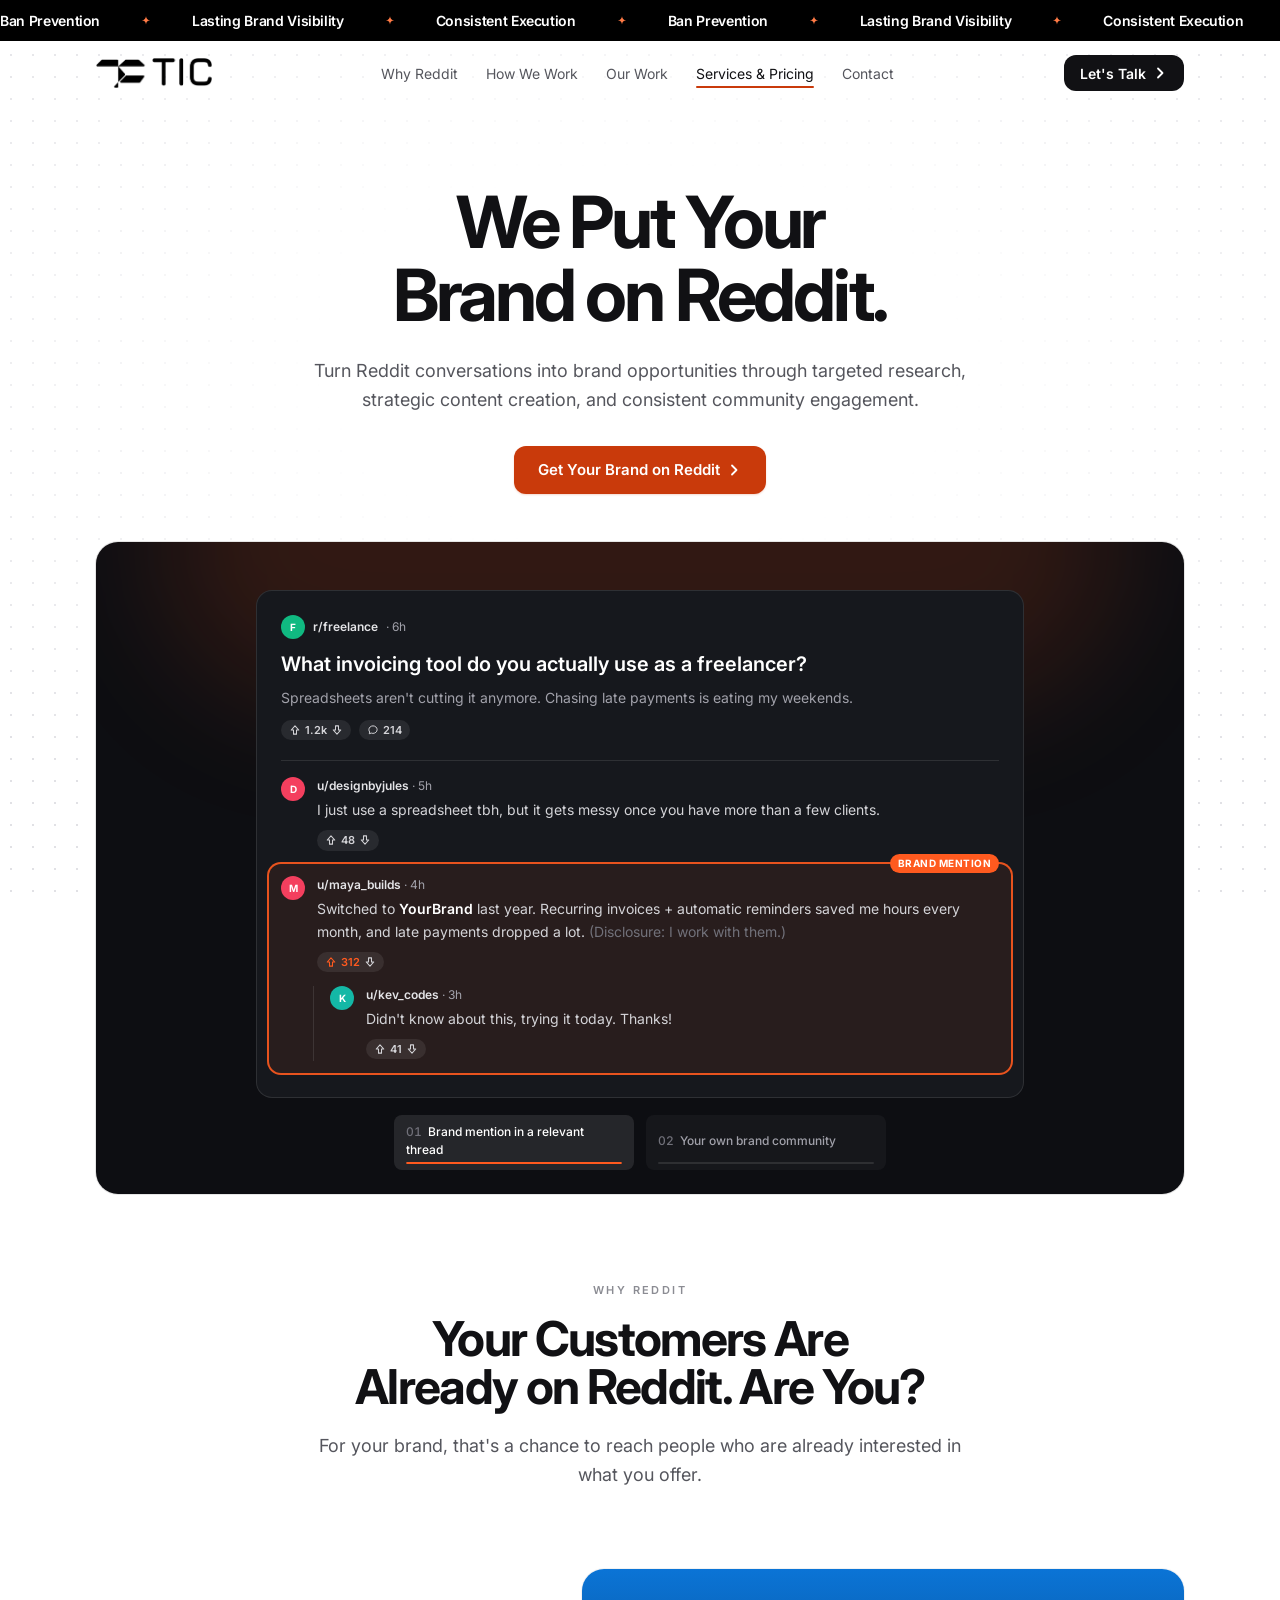
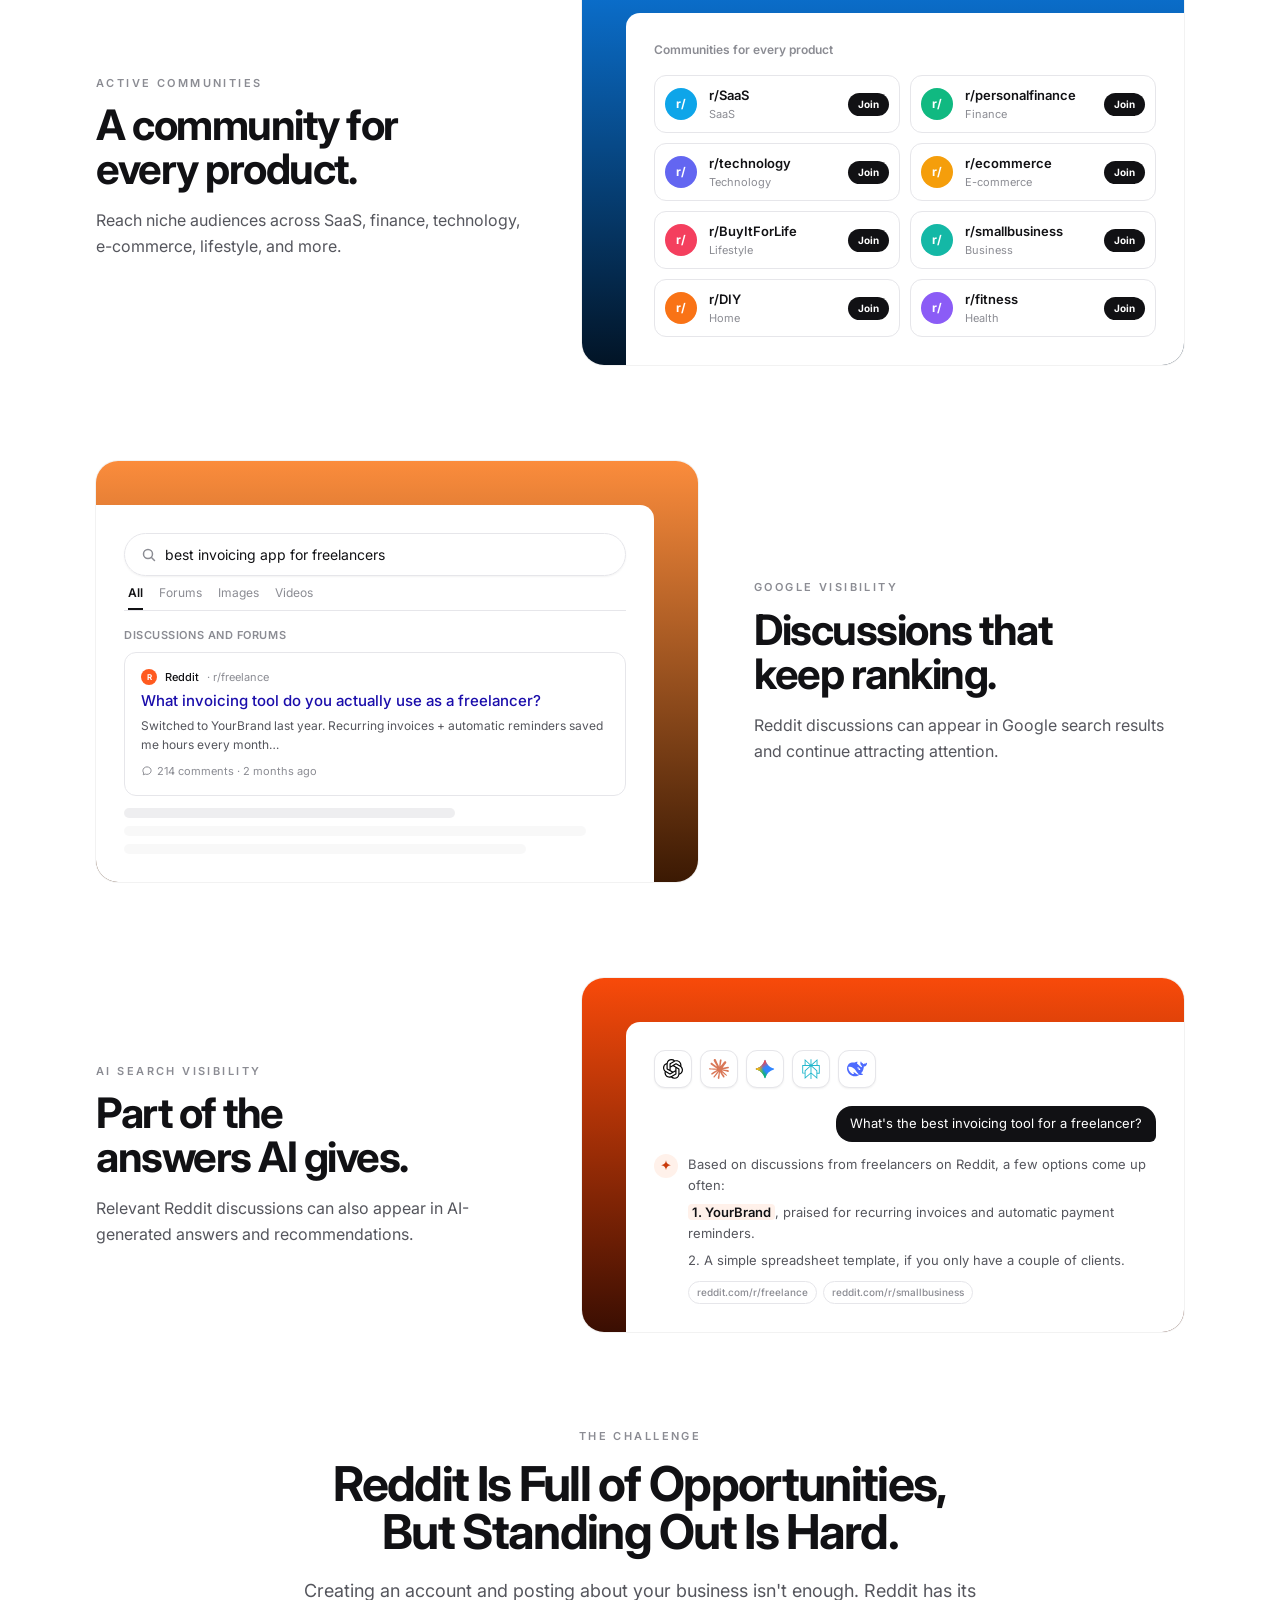
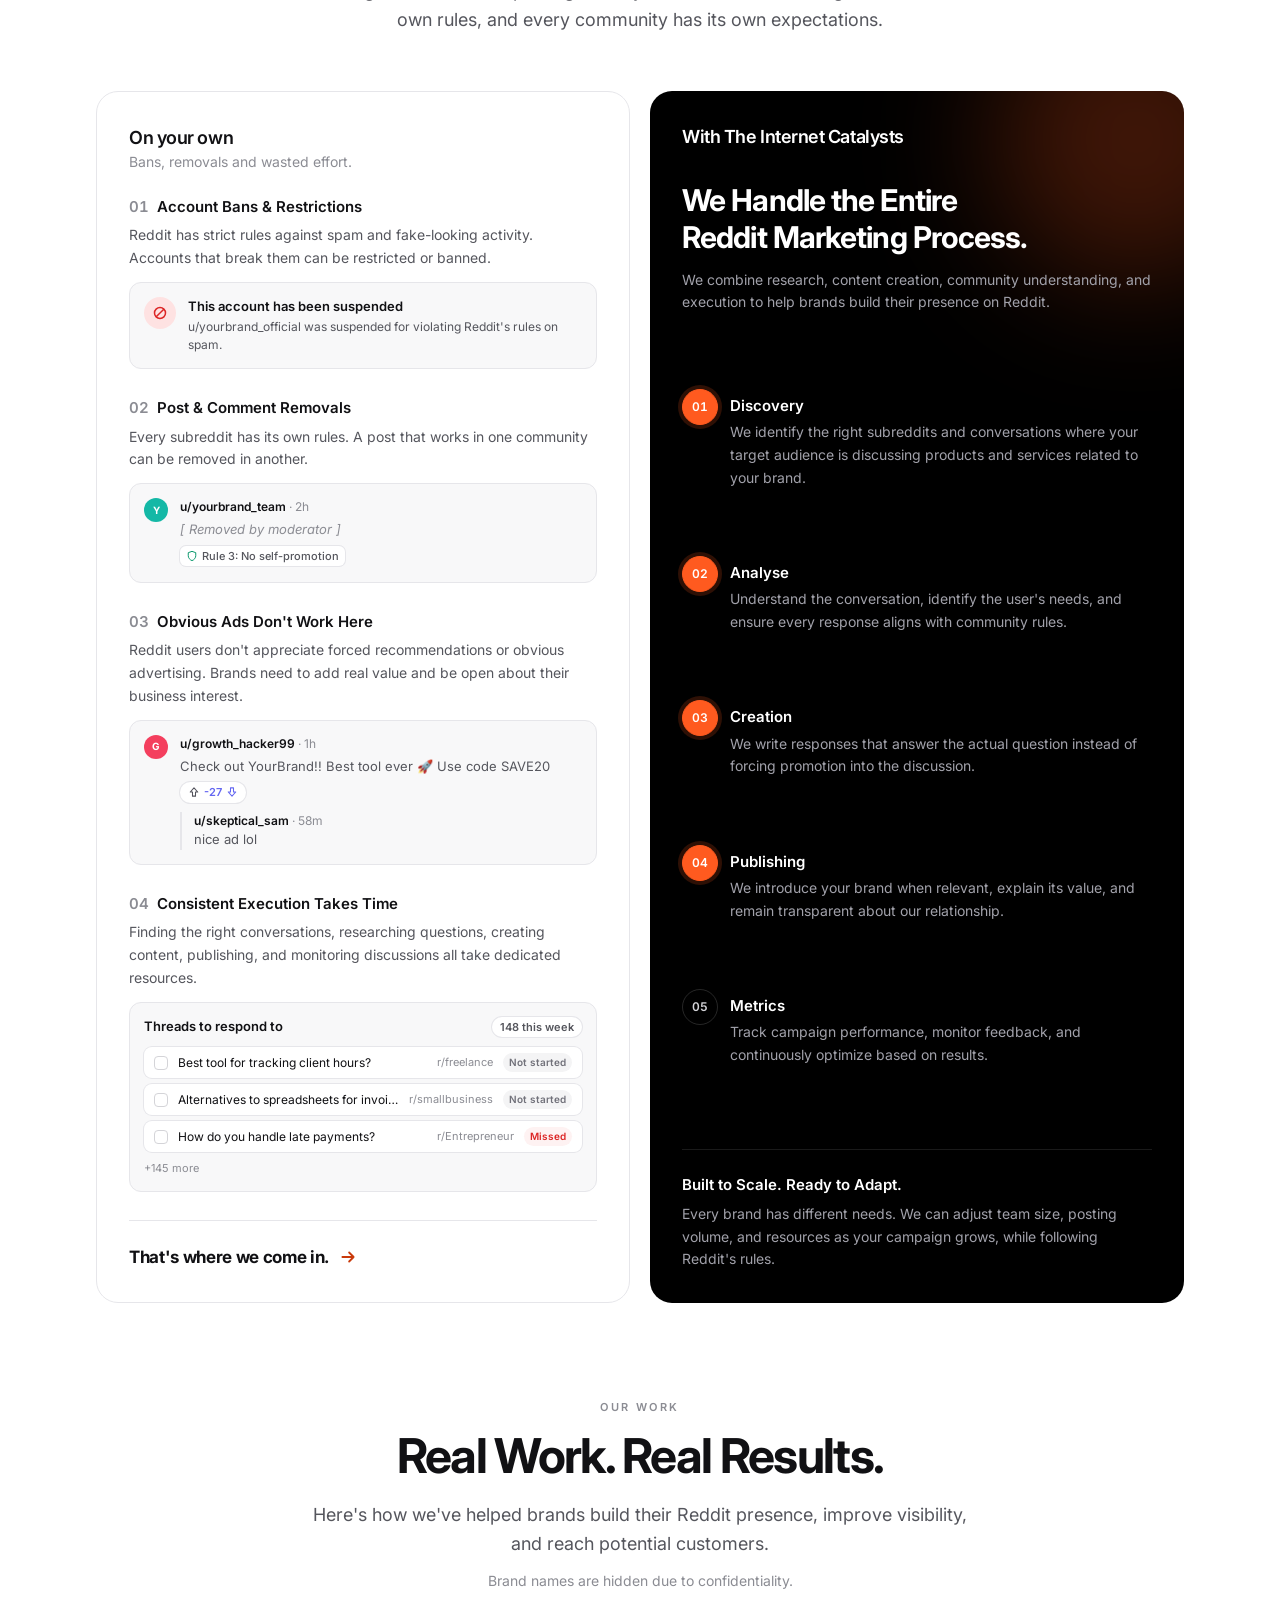
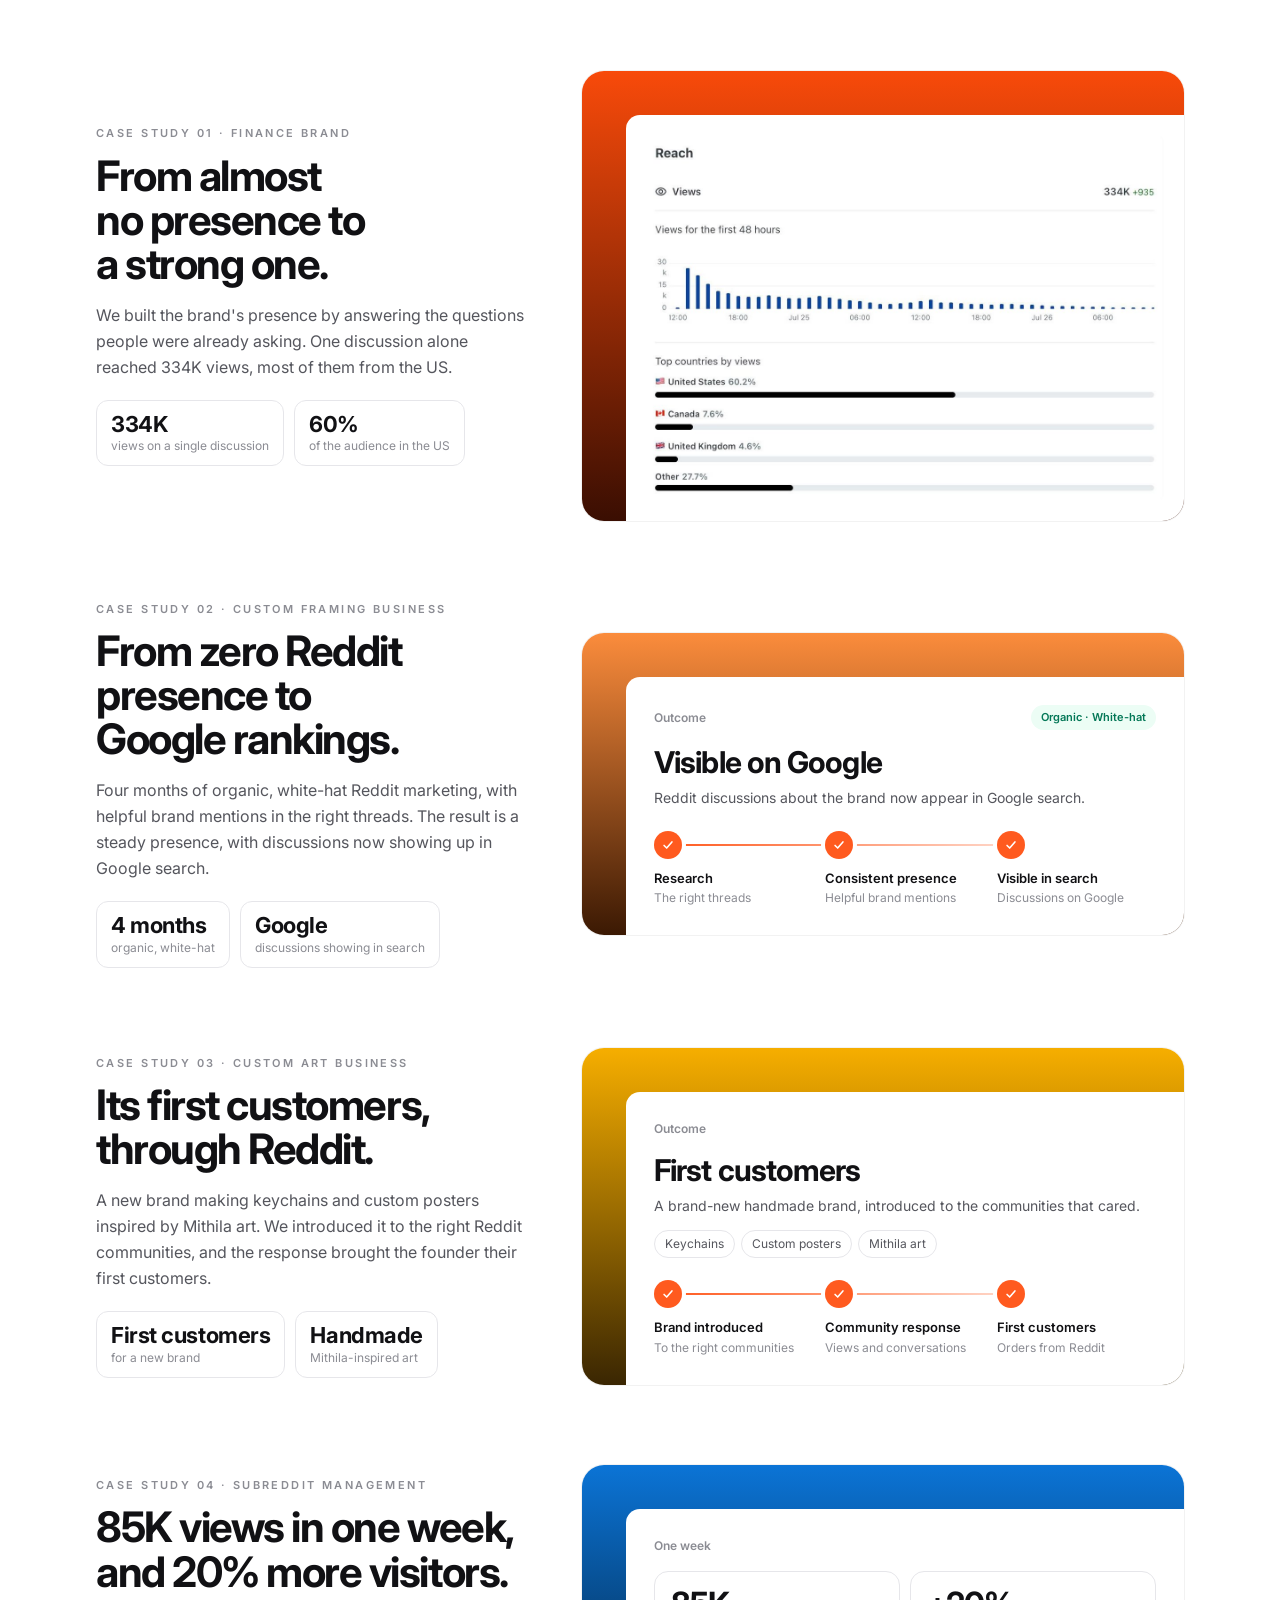
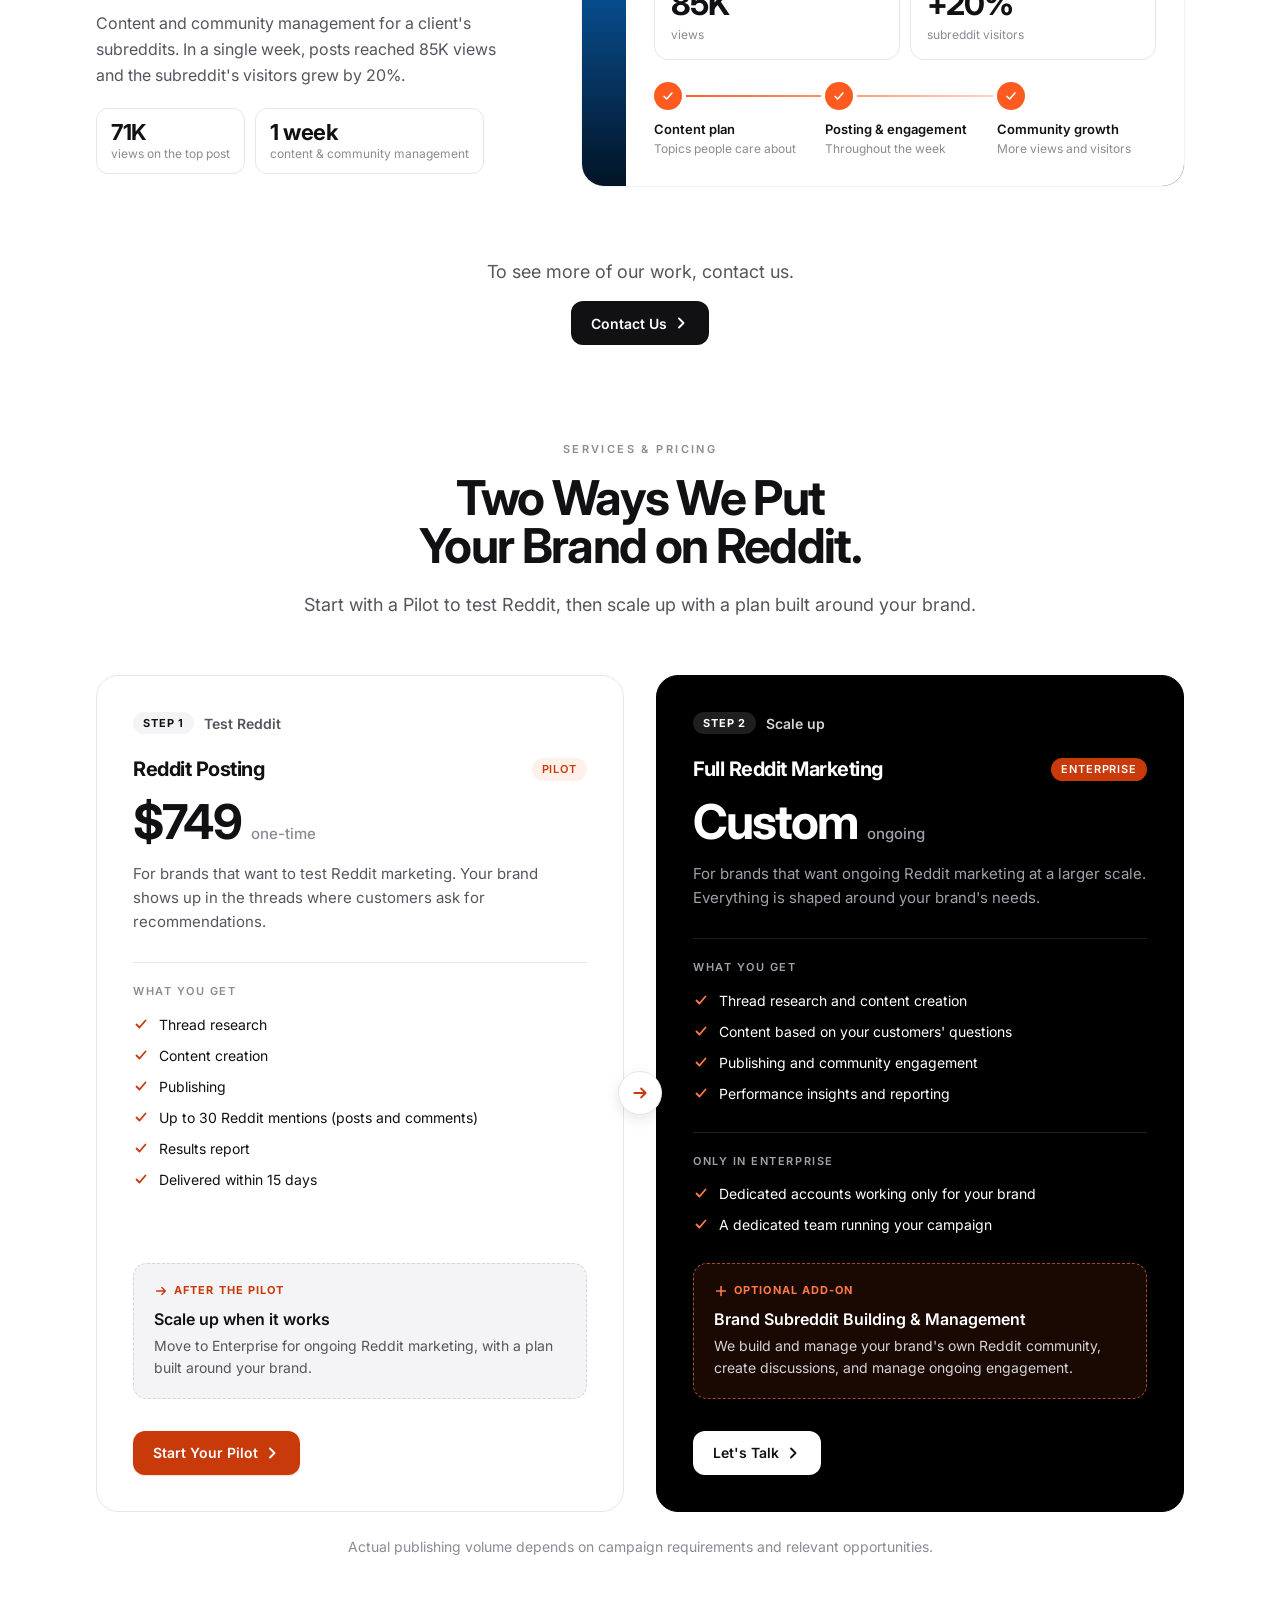
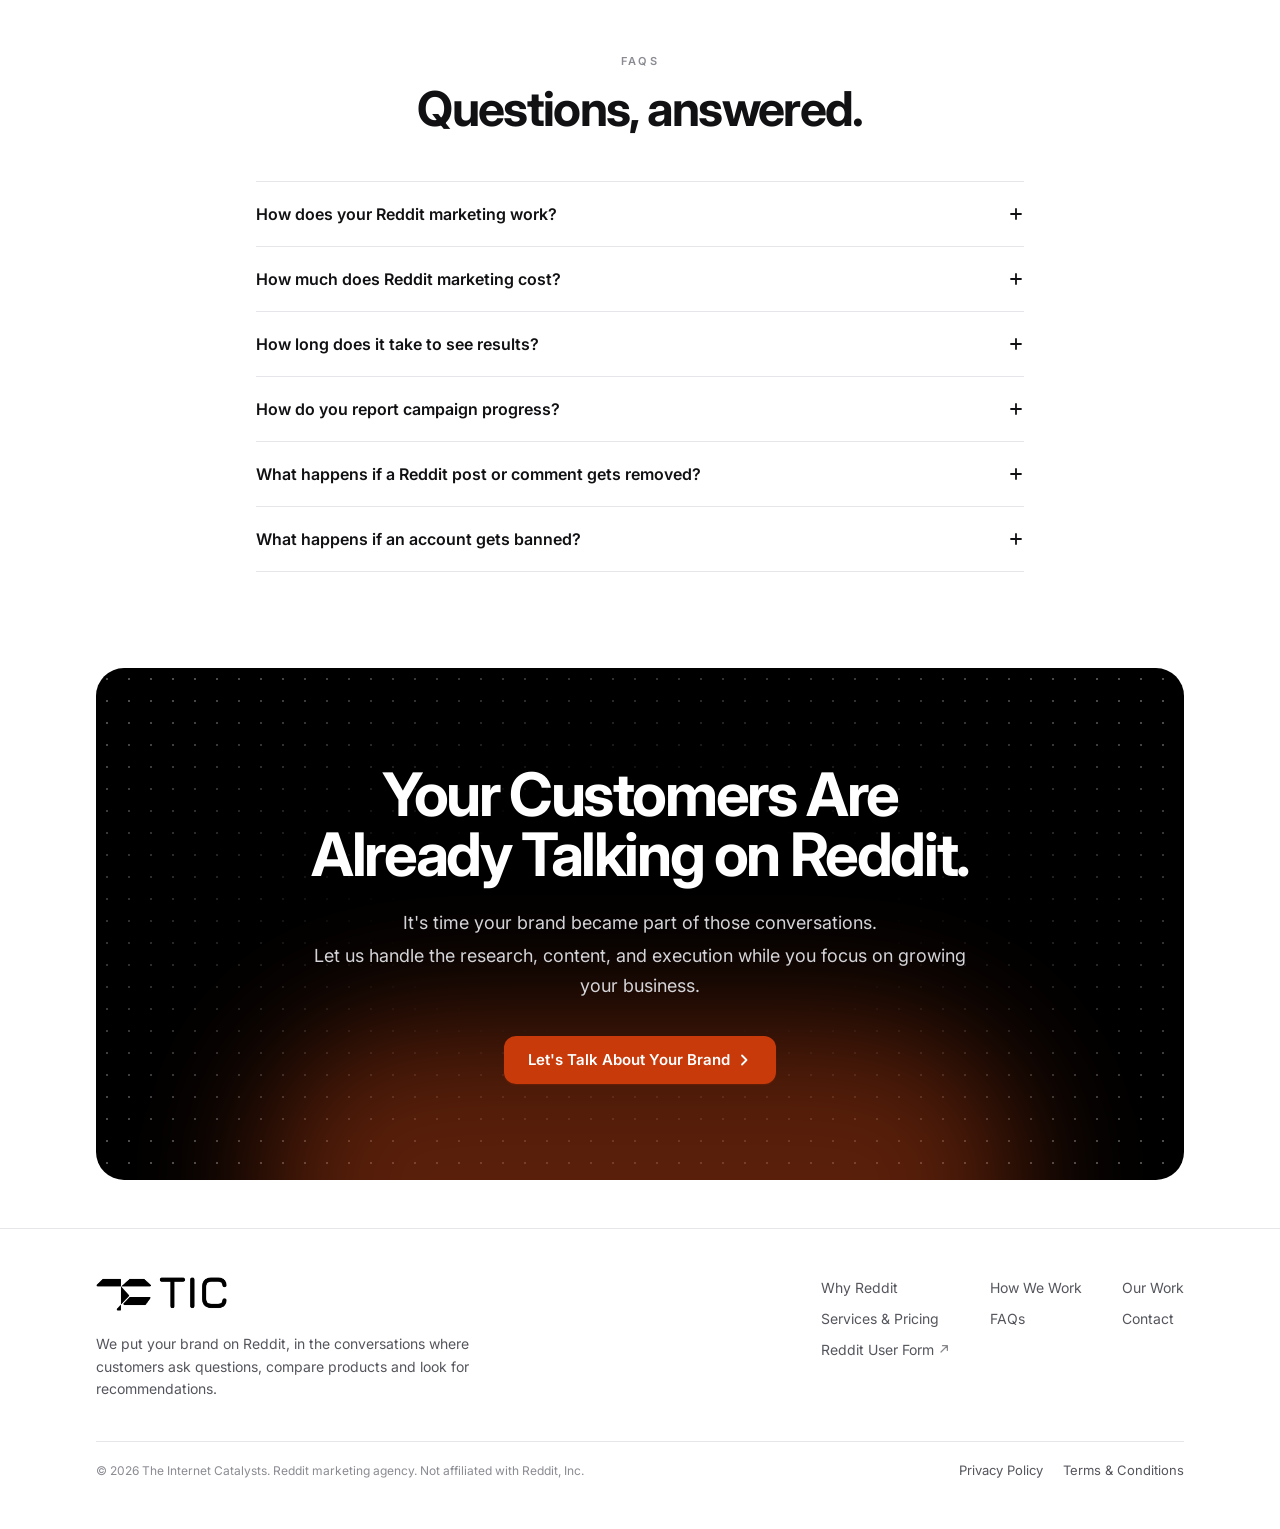
<file: index.html>
<!doctype html>
<html lang="en">

<head>
  <script>document.documentElement.classList.add("js");setTimeout(function(){var d=document.documentElement;if(!d.classList.contains("reveal-ready"))d.classList.remove("js")},3000)</script>
  <meta charset="utf-8">
  <meta name="viewport" content="width=device-width, initial-scale=1">
  <title>The Internet Catalysts: We Put Your Brand on Reddit</title>
  <meta name="description"
    content="Your potential customers are already discussing products, comparing solutions, and asking for recommendations on Reddit. We help your brand become part of those conversations.">
  <meta name="theme-color" content="#ffffff">
  <link rel="icon" href="favicon.ico" sizes="32x32">
  <link rel="icon" href="icon-512.png" type="image/png" sizes="512x512">
  <link rel="apple-touch-icon" href="apple-touch-icon.png">
  <link rel="canonical" href="https://ankit-livid.vercel.app/">
  <!-- Link previews (WhatsApp, LinkedIn, X, Slack…). If the domain changes, update these URLs. -->
  <meta property="og:type" content="website">
  <meta property="og:site_name" content="The Internet Catalysts">
  <meta property="og:title" content="The Internet Catalysts: We Put Your Brand on Reddit">
  <meta property="og:description" content="Your potential customers are already discussing products, comparing solutions, and asking for recommendations on Reddit. We help your brand become part of those conversations.">
  <meta property="og:url" content="https://ankit-livid.vercel.app/">
  <meta property="og:image" content="https://ankit-livid.vercel.app/og-image.png">
  <meta property="og:image:width" content="1200">
  <meta property="og:image:height" content="630">
  <meta property="og:image:alt" content="The Internet Catalysts: We Put Your Brand on Reddit.">
  <meta name="twitter:card" content="summary_large_image">
  <meta name="twitter:title" content="The Internet Catalysts: We Put Your Brand on Reddit">
  <meta name="twitter:description" content="Your potential customers are already discussing products, comparing solutions, and asking for recommendations on Reddit. We help your brand become part of those conversations.">
  <meta name="twitter:image" content="https://ankit-livid.vercel.app/og-image.png">
  <link rel="preconnect" href="https://fonts.googleapis.com">
  <link rel="preconnect" href="https://fonts.gstatic.com" crossorigin>
  <link rel="stylesheet"
    href="https://fonts.googleapis.com/css2?family=Inter:wght@400;500;600;700;800;900&display=swap">
  <link rel="stylesheet" href="styles.css">
  <script src="script.js" defer></script>
</head>

<body>
  <!-- Icon sprite: reference with <svg class="icon"><use href="#i-name"/></svg> -->
  <svg class="sprite" aria-hidden="true">
    <symbol id="i-chevron" viewBox="0 0 16 16">
      <path d="M6 3.5 10.5 8 6 12.5" fill="none" stroke="currentColor" stroke-width="1.8" stroke-linecap="round"
        stroke-linejoin="round" />
    </symbol>
    <symbol id="i-arrow" viewBox="0 0 16 16">
      <path d="M3 8h10m0 0-4-4m4 4-4 4" fill="none" stroke="currentColor" stroke-width="1.6" stroke-linecap="round"
        stroke-linejoin="round" />
    </symbol>
    <symbol id="i-check" viewBox="0 0 16 16">
      <path d="m3.5 8.5 3 3 6-7" fill="none" stroke="currentColor" stroke-width="1.8" stroke-linecap="round"
        stroke-linejoin="round" />
    </symbol>
    <symbol id="i-plus" viewBox="0 0 16 16">
      <path d="M8 3v10M3 8h10" fill="none" stroke="currentColor" stroke-width="1.8" stroke-linecap="round" />
    </symbol>
    <symbol id="i-up" viewBox="0 0 16 16">
      <path d="M8 2.5 13 8H10v5.5H6V8H3l5-5.5Z" fill="none" stroke="currentColor" stroke-width="1.4"
        stroke-linejoin="round" />
    </symbol>
    <symbol id="i-down" viewBox="0 0 16 16">
      <path d="M8 13.5 3 8h3V2.5h4V8h3l-5 5.5Z" fill="none" stroke="currentColor" stroke-width="1.4"
        stroke-linejoin="round" />
    </symbol>
    <symbol id="i-comment" viewBox="0 0 16 16">
      <path
        d="M2.5 7.5c0-2.8 2.5-5 5.5-5s5.5 2.2 5.5 5-2.5 5-5.5 5c-.8 0-1.6-.1-2.3-.4L3 13l.6-2.3c-.7-.9-1.1-2-1.1-3.2Z"
        fill="none" stroke="currentColor" stroke-width="1.3" stroke-linejoin="round" />
    </symbol>
    <symbol id="i-shield" viewBox="0 0 16 16">
      <path d="M8 1.8 13 3.6v4c0 3-2.1 5.4-5 6.6-2.9-1.2-5-3.6-5-6.6v-4l5-1.8Z" fill="none" stroke="currentColor"
        stroke-width="1.3" stroke-linejoin="round" />
    </symbol>
    <symbol id="i-search" viewBox="0 0 16 16">
      <circle cx="7" cy="7" r="4.5" fill="none" stroke="currentColor" stroke-width="1.5" />
      <path d="m10.5 10.5 3 3" fill="none" stroke="currentColor" stroke-width="1.5" stroke-linecap="round" />
    </symbol>
    <symbol id="i-spark" viewBox="0 0 16 16">
      <path d="M8 1.5c.4 3.3 1.9 4.9 5.5 5.5-3.6.6-5.1 2.2-5.5 5.5-.4-3.3-1.9-4.9-5.5-5.5 3.6-.6 5.1-2.2 5.5-5.5Z"
        fill="currentColor" />
    </symbol>
    <symbol id="i-ban" viewBox="0 0 16 16">
      <circle cx="8" cy="8" r="5.5" fill="none" stroke="currentColor" stroke-width="1.5" />
      <path d="M4.2 11.8 11.8 4.2" fill="none" stroke="currentColor" stroke-width="1.5" />
    </symbol>
  </svg>

  <div class="dot-field" aria-hidden="true"></div>
  <a class="skip-link" href="#main">Skip to content</a>

  <!-- Top announcement bar (sliding text). script.js duplicates the list for a seamless loop. -->
  <div class="marquee" data-marquee>
    <ul class="sr-only" aria-label="What we promise">
      <li>Ban Prevention</li>
      <li>Lasting Brand Visibility</li>
      <li>Consistent Execution</li>
    </ul>
    <div class="marquee-track" aria-hidden="true">
      <ul class="marquee-group">
        <li>Ban Prevention<svg class="icon">
            <use href="#i-spark" />
          </svg></li>
        <li>Lasting Brand Visibility<svg class="icon">
            <use href="#i-spark" />
          </svg></li>
        <li>Consistent Execution<svg class="icon">
            <use href="#i-spark" />
          </svg></li>
        <li>Ban Prevention<svg class="icon">
            <use href="#i-spark" />
          </svg></li>
        <li>Lasting Brand Visibility<svg class="icon">
            <use href="#i-spark" />
          </svg></li>
        <li>Consistent Execution<svg class="icon">
            <use href="#i-spark" />
          </svg></li>
        <li>Ban Prevention<svg class="icon">
            <use href="#i-spark" />
          </svg></li>
        <li>Lasting Brand Visibility<svg class="icon">
            <use href="#i-spark" />
          </svg></li>
        <li>Consistent Execution<svg class="icon">
            <use href="#i-spark" />
          </svg></li>
        <li>Ban Prevention<svg class="icon">
            <use href="#i-spark" />
          </svg></li>
        <li>Lasting Brand Visibility<svg class="icon">
            <use href="#i-spark" />
          </svg></li>
        <li>Consistent Execution<svg class="icon">
            <use href="#i-spark" />
          </svg></li>
      </ul>
    </div>
  </div>

  <header class="site-header" data-header>
    <div class="container header-inner">
      <a href="index.html" class="logo"><img src="logo.png" alt="The Internet Catalysts" width="955" height="247"></a>
      <nav class="main-nav" aria-label="Main">
        <ul>
          <li><a href="#why-reddit">Why Reddit</a></li>
          <li><a href="#how-we-work">How We Work</a></li>
          <li><a href="#our-work">Our Work</a></li>
          <li><a href="#services">Services &amp; Pricing</a></li>
          <li><a href="contact.html">Contact</a></li>
        </ul>
      </nav>
      <div class="header-actions">
        <a href="contact.html" class="btn btn-dark btn-sm header-cta">Let's Talk<svg class="icon btn-arrow">
            <use href="#i-chevron" />
          </svg></a>
        <button type="button" class="menu-toggle" aria-expanded="false" aria-controls="mobile-nav"
          aria-label="Open menu">
          <svg viewBox="0 0 20 20" class="icon" aria-hidden="true">
            <path class="menu-icon-open" d="M3 6h14M3 10h14M3 14h14" fill="none" stroke="currentColor"
              stroke-width="1.8" stroke-linecap="round" />
            <path class="menu-icon-close" d="M5 5l10 10M15 5 5 15" fill="none" stroke="currentColor" stroke-width="1.8"
              stroke-linecap="round" />
          </svg>
        </button>
      </div>
    </div>
    <div id="mobile-nav" class="mobile-nav" hidden>
      <div class="container">
        <ul>
          <li><a href="#why-reddit">Why Reddit</a></li>
          <li><a href="#how-we-work">How We Work</a></li>
          <li><a href="#our-work">Our Work</a></li>
          <li><a href="#services">Services &amp; Pricing</a></li>
          <li><a href="contact.html">Contact</a></li>
        </ul>
        <a href="contact.html" class="btn btn-accent btn-md btn-block">Let's Talk<svg class="icon btn-arrow">
            <use href="#i-chevron" />
          </svg></a>
      </div>
    </div>
  </header>

  <main id="main">

    <!-- ============ 1. HERO ============ -->
    <section class="hero">
      <div class="container">
        <div class="hero-copy">
          <h1>We Put Your Brand on Reddit.</h1>
          <div class="hero-body">
            <p>Turn Reddit conversations into brand opportunities through targeted research, strategic content creation,
              and consistent community engagement.</p>
          </div>
          <div class="hero-cta">
            <a href="contact.html" class="btn btn-accent btn-lg">Get Your Brand on Reddit<svg
                class="icon btn-arrow">
                <use href="#i-chevron" />
              </svg></a>
          </div>
        </div>

        <!-- Stand-in for the hero visual (brand comment marked, then the brand's subreddit). Replace .demo with a <video> or screenshots when ready. -->
        <div class="hero-demo">
          <div class="demo" data-demo>
            <div class="demo-glow" aria-hidden="true"></div>
            <div class="demo-stage">

              <div class="demo-scene" data-active="true" role="img"
                aria-label="A Reddit thread where a helpful comment recommends the brand, and another user replies that they'll try it.">
                <div class="thread-card" aria-hidden="true">
                  <div class="demo-item t-meta" style="--d:0ms">
                    <span class="avatar" style="--c:#10b981">F</span>
                    <span class="t-strong">r/freelance</span><span>· 6h</span>
                  </div>
                  <h3 class="demo-item t-title" style="--d:120ms">What invoicing tool do you actually use as a
                    freelancer?</h3>
                  <p class="demo-item t-body" style="--d:200ms">Spreadsheets aren't cutting it anymore. Chasing late
                    payments is eating my weekends.</p>
                  <div class="demo-item t-actions" style="--d:260ms">
                    <span class="score score--dark"><svg class="icon">
                        <use href="#i-up" />
                      </svg><span>1.2k</span><svg class="icon">
                        <use href="#i-down" />
                      </svg></span>
                    <span class="pill pill--dark"><svg class="icon">
                        <use href="#i-comment" />
                      </svg>214</span>
                  </div>

                  <div class="t-comments">
                    <div class="demo-item comment" style="--d:700ms">
                      <span class="avatar" style="--c:#f43f5e">D</span>
                      <div class="comment-main">
                        <p class="comment-meta"><span class="t-strong">u/designbyjules</span> · 5h</p>
                        <p class="comment-text">I just use a spreadsheet tbh, but it gets messy once you have more than
                          a few clients.</p>
                        <span class="score score--dark"><svg class="icon">
                            <use href="#i-up" />
                          </svg><span>48</span><svg class="icon">
                            <use href="#i-down" />
                          </svg></span>
                      </div>
                    </div>

                    <div class="demo-highlight" style="--d:2000ms">
                      <span class="demo-tag" style="--d:2200ms">Brand mention</span>
                      <div class="demo-item comment" style="--d:1300ms">
                        <span class="avatar" style="--c:#f43f5e">M</span>
                        <div class="comment-main">
                          <p class="comment-meta"><span class="t-strong">u/maya_builds</span> · 4h</p>
                          <p class="comment-text">Switched to <b class="t-white">YourBrand</b> last year. Recurring
                            invoices + automatic reminders saved me hours every month, and late payments dropped a lot.
                            <span class="t-dim">(Disclosure: I work with them.)</span>
                          </p>
                          <span class="score score--dark is-up"><svg class="icon">
                              <use href="#i-up" />
                            </svg><span>312</span><svg class="icon">
                              <use href="#i-down" />
                            </svg></span>
                        </div>
                      </div>
                      <div class="reply">
                        <div class="demo-item comment" style="--d:3200ms">
                          <span class="avatar" style="--c:#14b8a6">K</span>
                          <div class="comment-main">
                            <p class="comment-meta"><span class="t-strong">u/kev_codes</span> · 3h</p>
                            <p class="comment-text">Didn't know about this, trying it today. Thanks!</p>
                            <span class="score score--dark"><svg class="icon">
                                <use href="#i-up" />
                              </svg><span>41</span><svg class="icon">
                                <use href="#i-down" />
                              </svg></span>
                          </div>
                        </div>
                      </div>
                    </div>
                  </div>
                </div>
              </div>

              <div class="demo-scene" data-active="false" aria-hidden="true" inert role="img"
                aria-label="The brand's own subreddit with thousands of members and active discussions.">
                <div class="sub-card" aria-hidden="true">
                  <div class="demo-item sub-banner" style="--d:0ms"></div>
                  <div class="sub-body">
                    <div class="demo-item sub-head" style="--d:150ms">
                      <span class="sub-icon">YB</span>
                      <div class="sub-name">
                        <p class="sub-title">r/YourBrand</p>
                        <p class="sub-desc">The official community for YourBrand users</p>
                      </div>
                      <span class="sub-joined">Joined</span>
                    </div>
                    <div class="demo-item sub-stats" style="--d:350ms">
                      <p><b>12.4k</b><span>Members</span></p>
                      <p><b><i class="online-dot"></i>186</b><span>Online</span></p>
                      <p><b>Top 5%</b><span>By activity</span></p>
                    </div>
                    <div class="sub-posts">
                      <div class="demo-item sub-post" style="--d:700ms">
                        <div class="sub-post-main">
                          <p class="sub-post-title"><span class="pin">●</span>Welcome! Start here: FAQs, setup guides
                            &amp; roadmap</p>
                          <p class="sub-post-meta">Pinned by moderators</p>
                        </div>
                        <span class="score score--dark"><svg class="icon">
                            <use href="#i-up" />
                          </svg><span>96</span><svg class="icon">
                            <use href="#i-down" />
                          </svg></span>
                        <span class="sub-post-comments"><svg class="icon">
                            <use href="#i-comment" />
                          </svg>24</span>
                      </div>
                      <div class="demo-item sub-post" style="--d:1050ms">
                        <div class="sub-post-main">
                          <p class="sub-post-title">Show &amp; tell: how I automated my monthly invoicing</p>
                          <p class="sub-post-meta">u/lena_studio · 2h</p>
                        </div>
                        <span class="score score--dark"><svg class="icon">
                            <use href="#i-up" />
                          </svg><span>342</span><svg class="icon">
                            <use href="#i-down" />
                          </svg></span>
                        <span class="sub-post-comments"><svg class="icon">
                            <use href="#i-comment" />
                          </svg>58</span>
                      </div>
                      <div class="demo-item sub-post" style="--d:1400ms">
                        <div class="sub-post-main">
                          <p class="sub-post-title">Feature request thread (November)</p>
                          <p class="sub-post-meta">u/YourBrand_mod · 1d</p>
                        </div>
                        <span class="score score--dark"><svg class="icon">
                            <use href="#i-up" />
                          </svg><span>128</span><svg class="icon">
                            <use href="#i-down" />
                          </svg></span>
                        <span class="sub-post-comments"><svg class="icon">
                            <use href="#i-comment" />
                          </svg>211</span>
                      </div>
                    </div>
                  </div>
                </div>
              </div>

            </div>
            <div class="demo-switch">
              <button type="button" class="demo-tab is-active" aria-pressed="true"><span class="demo-num">01</span>Brand
                mention in a relevant thread<span class="demo-bar"><span class="demo-progress"></span></span></button>
              <button type="button" class="demo-tab" aria-pressed="false"><span class="demo-num">02</span>Your own brand
                community<span class="demo-bar"><span class="demo-progress"></span></span></button>
            </div>
          </div>
        </div>
      </div>
    </section>

    <!-- ============ 2. WHY REDDIT ============ -->
    <section id="why-reddit" class="section">
      <div class="container">
        <div class="section-head">
          <p class="eyebrow">Why Reddit</p>
          <h2>Your Customers Are Already on Reddit. Are You?</h2>
          <div class="section-body">
            <p>For your brand, that's a chance to reach people who are already interested in what you offer.</p>
          </div>
        </div>

        <div class="features">
          <div class="feature">
            <div class="feature-text">
              <p class="eyebrow">Active communities</p>
              <h3 class="feature-title">A community for every product.</h3>
              <p>Reach niche audiences across SaaS, finance, technology, e-commerce, lifestyle, and more.</p>
            </div>
            <div class="frame frame--blue frame--left">
              <div class="frame-panel">
                <div class="mock" role="img"
                  aria-label="A grid of Reddit communities across SaaS, finance, technology, e-commerce, lifestyle and more.">
                  <div aria-hidden="true">
                    <p class="mock-label">Communities for every product</p>
                    <div class="community-grid">
                      <div class="community"><span class="community-icon" style="--c:#0ea5e9">r/</span>
                        <div class="community-main">
                          <p class="community-name">r/SaaS</p>
                          <p class="community-topic">SaaS</p>
                        </div><span class="join">Join</span>
                      </div>
                      <div class="community"><span class="community-icon" style="--c:#10b981">r/</span>
                        <div class="community-main">
                          <p class="community-name">r/personalfinance</p>
                          <p class="community-topic">Finance</p>
                        </div><span class="join">Join</span>
                      </div>
                      <div class="community"><span class="community-icon" style="--c:#6366f1">r/</span>
                        <div class="community-main">
                          <p class="community-name">r/technology</p>
                          <p class="community-topic">Technology</p>
                        </div><span class="join">Join</span>
                      </div>
                      <div class="community"><span class="community-icon" style="--c:#f59e0b">r/</span>
                        <div class="community-main">
                          <p class="community-name">r/ecommerce</p>
                          <p class="community-topic">E-commerce</p>
                        </div><span class="join">Join</span>
                      </div>
                      <div class="community"><span class="community-icon" style="--c:#f43f5e">r/</span>
                        <div class="community-main">
                          <p class="community-name">r/BuyItForLife</p>
                          <p class="community-topic">Lifestyle</p>
                        </div><span class="join">Join</span>
                      </div>
                      <div class="community"><span class="community-icon" style="--c:#14b8a6">r/</span>
                        <div class="community-main">
                          <p class="community-name">r/smallbusiness</p>
                          <p class="community-topic">Business</p>
                        </div><span class="join">Join</span>
                      </div>
                      <div class="community"><span class="community-icon" style="--c:#f97316">r/</span>
                        <div class="community-main">
                          <p class="community-name">r/DIY</p>
                          <p class="community-topic">Home</p>
                        </div><span class="join">Join</span>
                      </div>
                      <div class="community"><span class="community-icon" style="--c:#8b5cf6">r/</span>
                        <div class="community-main">
                          <p class="community-name">r/fitness</p>
                          <p class="community-topic">Health</p>
                        </div><span class="join">Join</span>
                      </div>
                    </div>
                  </div>
                </div>
              </div>
            </div>
          </div>

          <div class="feature feature--flip">
            <div class="feature-text">
              <p class="eyebrow">Google visibility</p>
              <h3 class="feature-title">Discussions that keep ranking.</h3>
              <p>Reddit discussions can appear in Google search results and continue attracting attention.</p>
            </div>
            <div class="frame frame--orange frame--right">
              <div class="frame-panel">
                <div class="mock" role="img"
                  aria-label="A search results page for &quot;best invoicing app for freelancers&quot; with a Reddit discussion from r/freelance ranking at the top.">
                  <div aria-hidden="true">
                    <div class="serp-search"><svg class="icon">
                        <use href="#i-search" />
                      </svg><span>best invoicing app for freelancers</span></div>
                    <div class="serp-tabs"><span
                        class="is-active">All</span><span>Forums</span><span>Images</span><span>Videos</span></div>
                    <p class="serp-label">Discussions and forums</p>
                    <div class="serp-result">
                      <div class="serp-source"><span class="avatar avatar-xs"
                          style="--c:#ff5a1f">R</span><b>Reddit</b><span>· r/freelance</span></div>
                      <p class="serp-title">What invoicing tool do you actually use as a freelancer?</p>
                      <p class="serp-snippet">Switched to YourBrand last year. Recurring invoices + automatic reminders
                        saved me hours every month…</p>
                      <p class="serp-meta"><svg class="icon">
                          <use href="#i-comment" />
                        </svg>214 comments · 2 months ago</p>
                    </div>
                    <div class="skeleton"><span style="width:66%"></span><span style="width:92%"></span><span
                        style="width:80%"></span></div>
                  </div>
                </div>
              </div>
            </div>
          </div>

          <div class="feature">
            <div class="feature-text">
              <p class="eyebrow">AI search visibility</p>
              <h3 class="feature-title">Part of the answers AI gives.</h3>
              <p>Relevant Reddit discussions can also appear in AI-generated answers and recommendations.</p>
            </div>
            <div class="frame frame--red frame--left">
              <div class="frame-panel">
                <div class="mock" role="img"
                  aria-label="AI tools such as ChatGPT, Claude, Gemini, Perplexity and DeepSeek answering a product question and recommending the brand, citing Reddit discussions as sources.">
                  <div aria-hidden="true">
                    <!-- Logos: Lobe Icons (MIT). Each is a trademark of its owner. -->
                    <ul class="ai-logos">
                      <li title="ChatGPT"><img src="ai-icons/chatgpt.svg" alt="ChatGPT" width="20" height="20"></li>
                      <li title="Claude"><img src="ai-icons/claude.svg" alt="Claude" width="20" height="20"></li>
                      <li title="Gemini"><img src="ai-icons/gemini.svg" alt="Gemini" width="20" height="20"></li>
                      <li title="Perplexity"><img src="ai-icons/perplexity.svg" alt="Perplexity" width="20" height="20"></li>
                      <li title="DeepSeek"><img src="ai-icons/deepseek.svg" alt="DeepSeek" width="20" height="20"></li>
                    </ul>
                    <div class="ai-chat">
                      <div class="ai-question">
                        <p>What's the best invoicing tool for a freelancer?</p>
                      </div>
                      <div class="ai-answer">
                        <span class="ai-icon"><svg class="icon">
                            <use href="#i-spark" />
                          </svg></span>
                        <div class="ai-text">
                          <p>Based on discussions from freelancers on Reddit, a few options come up often:</p>
                          <p><mark>1. YourBrand</mark>, praised for recurring invoices and automatic payment reminders.
                          </p>
                          <p>2. A simple spreadsheet template, if you only have a couple of clients.</p>
                          <div class="ai-sources">
                            <span>reddit.com/r/freelance</span><span>reddit.com/r/smallbusiness</span>
                          </div>
                        </div>
                      </div>
                    </div>
                  </div>
                </div>
              </div>
            </div>
          </div>
        </div>
      </div>
    </section>

    <!-- ============ 3. WHY BRANDS STRUGGLE  +  4. HOW WE WORK ============ -->
    <section id="challenge" class="section">
      <div class="container">
        <div class="section-head">
          <p class="eyebrow">The challenge</p>
          <h2>Reddit Is Full of Opportunities, But Standing Out Is Hard.</h2>
          <div class="section-body">
            <p>Creating an account and posting about your business isn't enough. Reddit has its own rules, and every
              community has its own expectations.</p>
          </div>
        </div>

        <div class="compare">
          <div class="own-card">
            <h3>On your own</h3>
            <p class="own-sub">Bans, removals and wasted effort.</p>
            <ol class="problems">
              <li>
                <h4><span class="num">01</span>Account Bans &amp; Restrictions</h4>
                <p>Reddit has strict rules against spam and fake-looking activity. Accounts that break them can be
                  restricted or banned.</p>
                <div class="shell" role="img"
                  aria-label="A notice saying the account has been suspended for breaking Reddit's rules.">
                  <div class="banned" aria-hidden="true">
                    <span class="banned-icon"><svg class="icon">
                        <use href="#i-ban" />
                      </svg></span>
                    <div>
                      <p class="shell-title">This account has been suspended</p>
                      <p class="shell-text">u/yourbrand_official was suspended for violating Reddit's rules on spam.</p>
                    </div>
                  </div>
                </div>
              </li>
              <li>
                <h4><span class="num">02</span>Post &amp; Comment Removals</h4>
                <p>Every subreddit has its own rules. A post that works in one community can be removed in another.</p>
                <div class="shell" role="img"
                  aria-label="A comment that was removed by moderators for breaking the community's no self-promotion rule.">
                  <div class="comment comment--light" aria-hidden="true">
                    <span class="avatar" style="--c:#14b8a6">Y</span>
                    <div class="comment-main">
                      <p class="comment-meta"><b>u/yourbrand_team</b> · 2h</p>
                      <p class="removed-text">[ Removed by moderator ]</p>
                      <p class="rule"><svg class="icon">
                          <use href="#i-shield" />
                        </svg>Rule 3: No self-promotion</p>
                    </div>
                  </div>
                </div>
              </li>
              <li>
                <h4><span class="num">03</span>Obvious Ads Don't Work Here</h4>
                <p>Reddit users don't appreciate forced recommendations or obvious advertising. Brands need to add real
                  value and be open about their business interest.</p>
                <div class="shell" role="img"
                  aria-label="An obviously promotional comment that was heavily downvoted, with a reply calling it an ad.">
                  <div class="comment comment--light" aria-hidden="true">
                    <span class="avatar" style="--c:#f43f5e">G</span>
                    <div class="comment-main">
                      <p class="comment-meta"><b>u/growth_hacker99</b> · 1h</p>
                      <p class="comment-text">Check out YourBrand!! Best tool ever 🚀 Use code SAVE20</p>
                      <span class="score score--ring is-down"><svg class="icon">
                          <use href="#i-up" />
                        </svg><span>-27</span><svg class="icon">
                          <use href="#i-down" />
                        </svg></span>
                      <div class="light-reply">
                        <p class="comment-meta"><b>u/skeptical_sam</b> · 58m</p>
                        <p class="comment-text">nice ad lol</p>
                      </div>
                    </div>
                  </div>
                </div>
              </li>
              <li>
                <h4><span class="num">04</span>Consistent Execution Takes Time</h4>
                <p>Finding the right conversations, researching questions, creating content, publishing, and monitoring
                  discussions all take dedicated resources.</p>
                <div class="shell" role="img"
                  aria-label="A growing backlog of relevant Reddit threads that haven't been answered yet, some already missed.">
                  <div aria-hidden="true">
                    <div class="backlog-head">
                      <p class="shell-title">Threads to respond to</p><span class="backlog-count">148 this week</span>
                    </div>
                    <ul class="backlog">
                      <li><span class="checkbox"></span><span class="backlog-title">Best tool for tracking client
                          hours?</span><span class="backlog-sub">r/freelance</span><span class="state">Not
                          started</span></li>
                      <li><span class="checkbox"></span><span class="backlog-title">Alternatives to spreadsheets for
                          invoicing</span><span class="backlog-sub">r/smallbusiness</span><span class="state">Not
                          started</span></li>
                      <li><span class="checkbox"></span><span class="backlog-title">How do you handle late
                          payments?</span><span class="backlog-sub">r/Entrepreneur</span><span
                          class="state state--missed">Missed</span></li>
                    </ul>
                    <p class="backlog-more">+145 more</p>
                  </div>
                </div>
              </li>
            </ol>
            <a href="#how-we-work" class="bridge">That's where we come in.<svg class="icon">
                <use href="#i-arrow" />
              </svg></a>
          </div>

          <div id="how-we-work" class="how-card">
            <div class="how-glow" aria-hidden="true"></div>
            <div class="how-inner">
              <p class="how-label">With The Internet Catalysts</p>
              <h3>We Handle the Entire Reddit Marketing Process.</h3>
              <p class="how-intro">We combine research, content creation, community understanding, and execution to help
                brands build their presence on Reddit.</p>
              <ol class="steps">
                <li><span class="step-num">01</span>
                  <div>
                    <h4>Discovery</h4>
                    <p>We identify the right subreddits and conversations where your target audience is discussing
                      products and services related to your brand.</p>
                  </div>
                </li>
                <li><span class="step-num">02</span>
                  <div>
                    <h4>Analyse</h4>
                    <p>Understand the conversation, identify the user's needs, and ensure every response aligns with
                      community rules.</p>
                  </div>
                </li>
                <li><span class="step-num">03</span>
                  <div>
                    <h4>Creation</h4>
                    <p>We write responses that answer the actual question instead of forcing promotion into the
                      discussion.</p>
                  </div>
                </li>
                <li><span class="step-num">04</span>
                  <div>
                    <h4>Publishing</h4>
                    <p>We introduce your brand when relevant, explain its value, and remain transparent about our
                      relationship.</p>
                  </div>
                </li>
                <li><span class="step-num">05</span>
                  <div>
                    <h4>Metrics</h4>
                    <p>Track campaign performance, monitor feedback, and continuously optimize based on results.</p>
                  </div>
                </li>
              </ol>
              <div class="scale">
                <h4>Built to Scale. Ready to Adapt.</h4>
                <p>Every brand has different needs. We can adjust team size, posting volume, and resources as your
                  campaign grows, while following Reddit's rules.</p>
              </div>
            </div>
          </div>
        </div>
      </div>
    </section>

    <!-- ============ 5. OUR WORK & RESULTS ============ -->
    <section id="our-work" class="section">
      <div class="container">
        <div class="section-head">
          <p class="eyebrow">Our work</p>
          <h2>Real Work. Real Results.</h2>
          <div class="section-body">
            <p>Here's how we've helped brands build their Reddit presence, improve visibility, and reach potential
              customers.</p>
          </div>
          <p class="section-note">Brand names are hidden due to confidentiality.</p>
        </div>

        <div class="cases">
          <article class="case">
            <div class="case-text">
              <p class="eyebrow">Case study 01 · Finance brand</p>
              <h3 class="feature-title">From almost no presence to a strong one.</h3>
              <p>We built the brand's presence by answering the questions people were already asking. One discussion alone reached 334K views, most of them from the US.</p>
              <ul class="case-facts">
                <li><b>334K</b><span>views on a single discussion</span></li>
                <li><b>60%</b><span>of the audience in the US</span></li>
              </ul>
            </div>
            <div class="frame frame--red frame--left">
              <div class="frame-panel frame-panel--shot">
                <!-- Real Reddit post analytics. The post title is cropped out for confidentiality. -->
                <a class="case-shot-link" href="images/case-finance-reach.jpg" target="_blank" rel="noopener" title="Open full size"><img class="case-shot" src="images/case-finance-reach.jpg" width="1168" height="824" loading="lazy"
                  alt="Reddit analytics for one discussion: 334K views, most of them in the first 48 hours. 60.2% of views from the United States, 7.6% Canada, 4.6% United Kingdom, 27.7% other."></a>
              </div>
            </div>
          </article>

          <article class="case">
            <div class="case-text">
              <p class="eyebrow">Case study 02 · Custom framing business</p>
              <h3 class="feature-title">From zero Reddit presence to Google rankings.</h3>
              <p>Four months of organic, white-hat Reddit marketing, with helpful brand mentions in the right threads. The result is a steady presence, with discussions now showing up in Google search.</p>
              <ul class="case-facts">
                <li><b>4 months</b><span>organic, white-hat</span></li>
                <li><b>Google</b><span>discussions showing in search</span></li>
              </ul>
            </div>
            <div class="frame frame--orange frame--left">
              <div class="frame-panel">
                <div class="mock outcome" role="img" aria-label="Outcome: the brand's Reddit discussions now appear in Google search, after research, a consistent organic presence and helpful brand mentions.">
                  <div aria-hidden="true">
                    <div class="mock-head"><p class="mock-label">Outcome</p><span class="mock-pill mock-pill--green">Organic · White-hat</span></div>
                    <p class="outcome-big">Visible on Google</p>
                    <p class="outcome-sub">Reddit discussions about the brand now appear in Google search.</p>

                    <ol class="track">
                      <li><span class="track-dot"><svg class="icon"><use href="#i-check"/></svg></span><b>Research</b><small>The right threads</small></li>
                      <li><span class="track-dot"><svg class="icon"><use href="#i-check"/></svg></span><b>Consistent presence</b><small>Helpful brand mentions</small></li>
                      <li><span class="track-dot"><svg class="icon"><use href="#i-check"/></svg></span><b>Visible in search</b><small>Discussions on Google</small></li>
                    </ol>
                  </div>
                </div>
              </div>
            </div>
          </article>

          <article class="case">
            <div class="case-text">
              <p class="eyebrow">Case study 03 · Custom art business</p>
              <h3 class="feature-title">Its first customers, through Reddit.</h3>
              <p>A new brand making keychains and custom posters inspired by Mithila art. We introduced it to the right Reddit communities, and the response brought the founder their first customers.</p>
              <ul class="case-facts">
                <li><b>First customers</b><span>for a new brand</span></li>
                <li><b>Handmade</b><span>Mithila-inspired art</span></li>
              </ul>
            </div>
            <div class="frame frame--amber frame--left">
              <div class="frame-panel">
                <div class="mock outcome" role="img" aria-label="Outcome: a new handmade brand of keychains and custom posters inspired by Mithila art won its first customers through Reddit.">
                  <div aria-hidden="true">
                    <div class="mock-head"><p class="mock-label">Outcome</p></div>
                    <p class="outcome-big">First customers</p>
                    <p class="outcome-sub">A brand-new handmade brand, introduced to the communities that cared.</p>
                    <div class="mock-tags"><span>Keychains</span><span>Custom posters</span><span>Mithila art</span></div>
                    <ol class="track">
                      <li><span class="track-dot"><svg class="icon"><use href="#i-check"/></svg></span><b>Brand introduced</b><small>To the right communities</small></li>
                      <li><span class="track-dot"><svg class="icon"><use href="#i-check"/></svg></span><b>Community response</b><small>Views and conversations</small></li>
                      <li><span class="track-dot"><svg class="icon"><use href="#i-check"/></svg></span><b>First customers</b><small>Orders from Reddit</small></li>
                    </ol>
                  </div>
                </div>
              </div>
            </div>
          </article>

          <article class="case">
            <div class="case-text">
              <p class="eyebrow">Case study 04 · Subreddit management</p>
              <h3 class="feature-title">85K views in one week, and 20% more visitors.</h3>
              <p>Content and community management for a client's subreddits. In a single week, posts reached 85K views and the subreddit's visitors grew by 20%.</p>
              <ul class="case-facts">
                <li><b>71K</b><span>views on the top post</span></li>
                <li><b>1 week</b><span>content & community management</span></li>
              </ul>
            </div>
            <div class="frame frame--blue frame--left">
              <div class="frame-panel">
                <div class="mock outcome" role="img" aria-label="One week of subreddit management: 85K views and 20% more subreddit visitors, through a content plan, posting and engagement.">
                  <div aria-hidden="true">
                    <div class="mock-head"><p class="mock-label">One week</p></div>
                    <div class="outcome-stats">
                      <div><b>85K</b><span>views</span></div>
                      <div><b>+20%</b><span>subreddit visitors</span></div>
                    </div>


                    <ol class="track">
                      <li><span class="track-dot"><svg class="icon"><use href="#i-check"/></svg></span><b>Content plan</b><small>Topics people care about</small></li>
                      <li><span class="track-dot"><svg class="icon"><use href="#i-check"/></svg></span><b>Posting & engagement</b><small>Throughout the week</small></li>
                      <li><span class="track-dot"><svg class="icon"><use href="#i-check"/></svg></span><b>Community growth</b><small>More views and visitors</small></li>
                    </ol>
                  </div>
                </div>
              </div>
            </div>
          </article>
        </div>

        <div class="more-work">
          <p>To see more of our work, contact us.</p>
          <a href="contact.html?interest=work" class="btn btn-dark btn-md">Contact Us<svg class="icon btn-arrow">
              <use href="#i-chevron" />
            </svg></a>
        </div>
      </div>
    </section>

    <!-- ============ 6. SERVICES & PRICING ============ -->
    <section id="services" class="section">
      <div class="container">
        <div class="section-head">
          <p class="eyebrow">Services &amp; Pricing</p>
          <h2>Two Ways We Put Your Brand on Reddit.</h2>
          <div class="section-body">
            <p>Start with a Pilot to test Reddit, then scale up with a plan built around your brand.</p>
          </div>
        </div>

        <div class="plans">
          <article class="plan">
            <p class="plan-step"><span>Step 1</span>Test Reddit</p>
            <div class="plan-top">
              <h3>Reddit Posting</h3>
              <span class="plan-tier">Pilot</span>
            </div>
            <p class="plan-price">$749<span>one-time</span></p>
            <p class="plan-desc">For brands that want to test Reddit marketing. Your brand shows up in the threads where
              customers ask for recommendations.</p>

            <p class="plan-group">What you get</p>
            <ul class="plan-features plan-features--spaced">
              <li><svg class="icon">
                  <use href="#i-check" />
                </svg>Thread research</li>
              <li><svg class="icon">
                  <use href="#i-check" />
                </svg>Content creation</li>
              <li><svg class="icon">
                  <use href="#i-check" />
                </svg>Publishing</li>
              <li><svg class="icon">
                  <use href="#i-check" />
                </svg>Up to 30 Reddit mentions (posts and comments)</li>
              <li><svg class="icon">
                  <use href="#i-check" />
                </svg>Results report</li>
              <li><svg class="icon">
                  <use href="#i-check" />
                </svg>Delivered within 15 days</li>
            </ul>

            <div class="plan-next">
              <p class="plan-next-label"><svg class="icon">
                  <use href="#i-arrow" />
                </svg>After the Pilot</p>
              <p class="plan-next-title">Scale up when it works</p>
              <p class="plan-next-text">Move to Enterprise for ongoing Reddit marketing, with a plan built around your
                brand.</p>
            </div>

            <a href="contact.html?interest=pilot" class="btn btn-accent btn-md">Start Your Pilot<svg
                class="icon btn-arrow">
                <use href="#i-chevron" />
              </svg></a>
          </article>

          <span class="plans-arrow" aria-hidden="true"><svg class="icon">
              <use href="#i-arrow" />
            </svg></span>

          <article class="plan plan--featured">
            <p class="plan-step"><span>Step 2</span>Scale up</p>
            <div class="plan-top">
              <h3>Full Reddit Marketing</h3>
              <span class="plan-tier">Enterprise</span>
            </div>
            <p class="plan-price">Custom<span>ongoing</span></p>
            <p class="plan-desc">For brands that want ongoing Reddit marketing at a larger scale. Everything is shaped
              around your brand's needs.</p>

            <p class="plan-group">What you get</p>
            <ul class="plan-features">
              <li><svg class="icon">
                  <use href="#i-check" />
                </svg>Thread research and content creation</li>
              <li><svg class="icon">
                  <use href="#i-check" />
                </svg>Content based on your customers' questions</li>
              <li><svg class="icon">
                  <use href="#i-check" />
                </svg>Publishing and community engagement</li>
              <li><svg class="icon">
                  <use href="#i-check" />
                </svg>Performance insights and reporting</li>
            </ul>

            <p class="plan-group">Only in Enterprise</p>
            <ul class="plan-features">
              <li><svg class="icon">
                  <use href="#i-check" />
                </svg>Dedicated accounts working only for your brand</li>
              <li><svg class="icon">
                  <use href="#i-check" />
                </svg>A dedicated team running your campaign</li>
            </ul>

            <div class="plan-addon">
              <p class="plan-addon-label"><svg class="icon">
                  <use href="#i-plus" />
                </svg>Optional add-on</p>
              <p class="plan-addon-title">Brand Subreddit Building &amp; Management</p>
              <p class="plan-addon-text">We build and manage your brand's own Reddit community, create discussions, and
                manage ongoing engagement.</p>
            </div>

            <a href="contact.html?interest=enterprise" class="btn btn-light btn-md">Let's Talk<svg
                class="icon btn-arrow">
                <use href="#i-chevron" />
              </svg></a>
          </article>
        </div>
        <p class="note-center note-center--tight">Actual publishing volume depends on campaign requirements and relevant
          opportunities.</p>
      </div>
    </section>

    <!-- ============ 7. FAQS ============ -->
    <section id="faqs" class="section">
      <div class="container">
        <div class="section-head">
          <p class="eyebrow">FAQs</p>
          <h2>Questions, answered.</h2>
        </div>
        <div class="faq-list">
          <details>
            <summary>How does your Reddit marketing work?<svg class="icon faq-icon">
                <use href="#i-plus" />
              </svg></summary>
            <p>We identify relevant discussions, create helpful responses, and introduce your brand when it genuinely
              fits the conversation.</p>
          </details>
          <details>
            <summary>How much does Reddit marketing cost?<svg class="icon faq-icon">
                <use href="#i-plus" />
              </svg></summary>
            <p>Our Pilot package is $749. Enterprise campaigns are priced according to your requirements.</p>
          </details>
          <details>
            <summary>How long does it take to see results?<svg class="icon faq-icon">
                <use href="#i-plus" />
              </svg></summary>
            <p>A Pilot is delivered within 15 days. For ongoing campaigns, initial activity can begin in the first
              month, depending on available opportunities. Search visibility and longer-term results can take several
              months and aren't guaranteed.</p>
          </details>
          <details>
            <summary>How do you report campaign progress?<svg class="icon faq-icon">
                <use href="#i-plus" />
              </svg></summary>
            <p>We provide reports covering relevant discussions around your brand and niche, published content views,
              engagement, and campaign progress.</p>
          </details>
          <details>
            <summary>What happens if a Reddit post or comment gets removed?<svg class="icon faq-icon">
                <use href="#i-plus" />
              </svg></summary>
            <p>We review the reason, assess whether the content needs to be changed, and adjust our approach. We don't
              repeatedly repost removed content.</p>
          </details>
          <details>
            <summary>What happens if an account gets banned?<svg class="icon faq-icon">
                <use href="#i-plus" />
              </svg></summary>
            <p>We investigate the reason, review the applicable rules, and follow the right resolution steps or file an
              appeal. We don't use ban evasion.</p>
          </details>
        </div>
      </div>
    </section>

    <!-- ============ 8. FINAL CTA ============ -->
    <section id="get-started" class="section">
      <div class="container">
        <div class="cta-box">
          <div class="cta-dots" aria-hidden="true"></div>
          <div class="cta-glow" aria-hidden="true"></div>
          <div class="cta-inner">
            <h2>Your Customers Are Already Talking on Reddit.</h2>
            <div class="cta-body">
              <p>It's time your brand became part of those conversations.</p>
              <p>Let us handle the research, content, and execution while you focus on growing your business.</p>
            </div>
            <a href="contact.html" class="btn btn-accent btn-lg">Let's Talk About Your Brand<svg
                class="icon btn-arrow">
                <use href="#i-chevron" />
              </svg></a>
          </div>
        </div>
      </div>
    </section>
  </main>

  <footer class="site-footer">
    <div class="container footer-inner">
      <div class="footer-brand">
        <a href="index.html" class="logo logo--footer"><img src="logo.png" alt="The Internet Catalysts" width="955"
            height="247" loading="lazy"></a>
        <p>We put your brand on Reddit, in the conversations where customers ask questions, compare products and look
          for recommendations.</p>
      </div>
      <nav aria-label="Footer">
        <ul class="footer-links">
          <li><a href="#why-reddit">Why Reddit</a></li>
          <li><a href="#how-we-work">How We Work</a></li>
          <li><a href="#our-work">Our Work</a></li>
          <li><a href="#services">Services &amp; Pricing</a></li>
          <li><a href="#faqs">FAQs</a></li>
          <li><a href="contact.html">Contact</a></li>
          <li><a href="reddit-user-form.html" target="_blank" rel="noopener">Reddit User Form<svg class="icon footer-ext" viewBox="0 0 16 16" aria-hidden="true"><path d="M6 3.5h6.5V10M12.5 3.5 4 12" fill="none" stroke="currentColor" stroke-width="1.6" stroke-linecap="round" stroke-linejoin="round"/></svg><span class="sr-only"> (opens in a new tab)</span></a></li>
        </ul>
      </nav>
    </div>
    <div class="container footer-bottom">
      <p class="copyright">© 2026 The Internet Catalysts. Reddit marketing agency. Not affiliated with Reddit, Inc.</p>
      <ul class="footer-legal">
        <li><a href="privacy-policy.html">Privacy Policy</a></li>
        <li><a href="terms-and-conditions.html">Terms &amp; Conditions</a></li>
      </ul>
    </div>
  </footer>
</body>

</html>
</file>
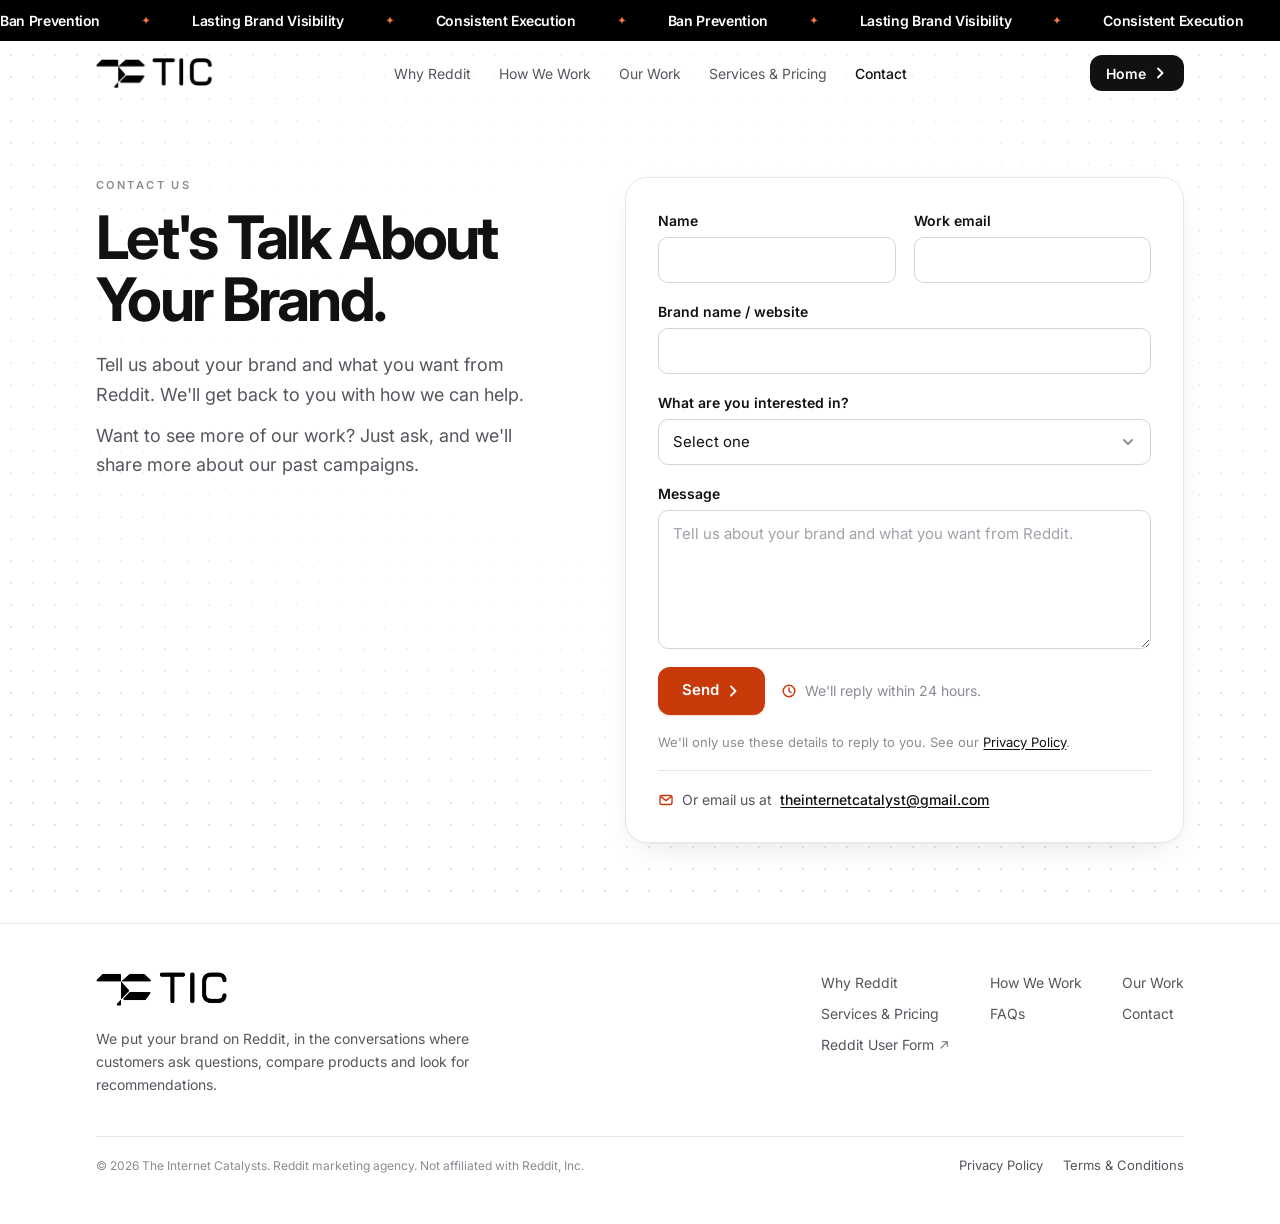
<file: contact.html>
<!doctype html>
<html lang="en">
<head>
  <script>document.documentElement.classList.add("js");setTimeout(function(){var d=document.documentElement;if(!d.classList.contains("reveal-ready"))d.classList.remove("js")},3000)</script>
  <meta charset="utf-8">
  <meta name="viewport" content="width=device-width, initial-scale=1">
  <title>Contact Us · The Internet Catalysts</title>
  <meta name="description" content="Tell us about your brand and what you want from Reddit. We'll get back to you with how we can help.">
  <meta name="theme-color" content="#ffffff">
  <link rel="icon" href="favicon.ico" sizes="32x32">
  <link rel="icon" href="icon-512.png" type="image/png" sizes="512x512">
  <link rel="apple-touch-icon" href="apple-touch-icon.png">
  <link rel="canonical" href="https://ankit-livid.vercel.app/contact.html">
  <!-- Link previews (WhatsApp, LinkedIn, X, Slack…). If the domain changes, update these URLs. -->
  <meta property="og:type" content="website">
  <meta property="og:site_name" content="The Internet Catalysts">
  <meta property="og:title" content="Contact Us · The Internet Catalysts">
  <meta property="og:description" content="Tell us about your brand and what you want from Reddit. We'll get back to you with how we can help.">
  <meta property="og:url" content="https://ankit-livid.vercel.app/contact.html">
  <meta property="og:image" content="https://ankit-livid.vercel.app/og-image.png">
  <meta property="og:image:width" content="1200">
  <meta property="og:image:height" content="630">
  <meta property="og:image:alt" content="The Internet Catalysts: We Put Your Brand on Reddit.">
  <meta name="twitter:card" content="summary_large_image">
  <meta name="twitter:title" content="Contact Us · The Internet Catalysts">
  <meta name="twitter:description" content="Tell us about your brand and what you want from Reddit. We'll get back to you with how we can help.">
  <meta name="twitter:image" content="https://ankit-livid.vercel.app/og-image.png">
  <link rel="preconnect" href="https://fonts.googleapis.com">
  <link rel="preconnect" href="https://fonts.gstatic.com" crossorigin>
  <link rel="stylesheet" href="https://fonts.googleapis.com/css2?family=Inter:wght@400;500;600;700;800;900&display=swap">
  <link rel="stylesheet" href="styles.css">
  <script src="script.js" defer></script>
</head>
<body>
  <svg class="sprite" aria-hidden="true">
    <symbol id="i-chevron" viewBox="0 0 16 16"><path d="M6 3.5 10.5 8 6 12.5" fill="none" stroke="currentColor" stroke-width="1.8" stroke-linecap="round" stroke-linejoin="round"/></symbol>
    <symbol id="i-check" viewBox="0 0 16 16"><path d="m3.5 8.5 3 3 6-7" fill="none" stroke="currentColor" stroke-width="1.8" stroke-linecap="round" stroke-linejoin="round"/></symbol>
    <symbol id="i-mail" viewBox="0 0 16 16"><rect x="2" y="3.5" width="12" height="9" rx="1.8" fill="none" stroke="currentColor" stroke-width="1.4"/><path d="m2.8 4.6 5.2 4 5.2-4" fill="none" stroke="currentColor" stroke-width="1.4" stroke-linecap="round" stroke-linejoin="round"/></symbol>
    <symbol id="i-clock" viewBox="0 0 16 16"><circle cx="8" cy="8" r="5.8" fill="none" stroke="currentColor" stroke-width="1.4"/><path d="M8 5v3.2l2 1.3" fill="none" stroke="currentColor" stroke-width="1.4" stroke-linecap="round" stroke-linejoin="round"/></symbol>
    <symbol id="i-spark" viewBox="0 0 16 16"><path d="M8 1.5c.4 3.3 1.9 4.9 5.5 5.5-3.6.6-5.1 2.2-5.5 5.5-.4-3.3-1.9-4.9-5.5-5.5 3.6-.6 5.1-2.2 5.5-5.5Z" fill="currentColor"/></symbol>
  </svg>

  <div class="dot-field" aria-hidden="true"></div>
  <a class="skip-link" href="#main">Skip to content</a>

  <div class="marquee" data-marquee>
    <ul class="sr-only" aria-label="What we promise">
      <li>Ban Prevention</li><li>Lasting Brand Visibility</li><li>Consistent Execution</li>
    </ul>
    <div class="marquee-track" aria-hidden="true">
      <ul class="marquee-group">
        <li>Ban Prevention<svg class="icon"><use href="#i-spark"/></svg></li>
        <li>Lasting Brand Visibility<svg class="icon"><use href="#i-spark"/></svg></li>
        <li>Consistent Execution<svg class="icon"><use href="#i-spark"/></svg></li>
        <li>Ban Prevention<svg class="icon"><use href="#i-spark"/></svg></li>
        <li>Lasting Brand Visibility<svg class="icon"><use href="#i-spark"/></svg></li>
        <li>Consistent Execution<svg class="icon"><use href="#i-spark"/></svg></li>
        <li>Ban Prevention<svg class="icon"><use href="#i-spark"/></svg></li>
        <li>Lasting Brand Visibility<svg class="icon"><use href="#i-spark"/></svg></li>
        <li>Consistent Execution<svg class="icon"><use href="#i-spark"/></svg></li>
        <li>Ban Prevention<svg class="icon"><use href="#i-spark"/></svg></li>
        <li>Lasting Brand Visibility<svg class="icon"><use href="#i-spark"/></svg></li>
        <li>Consistent Execution<svg class="icon"><use href="#i-spark"/></svg></li>
      </ul>
    </div>
  </div>

  <header class="site-header" data-header>
    <div class="container header-inner">
      <a href="index.html" class="logo"><img src="logo.png" alt="The Internet Catalysts" width="955" height="247"></a>
      <nav class="main-nav" aria-label="Main">
        <ul>
          <li><a href="index.html#why-reddit">Why Reddit</a></li>
          <li><a href="index.html#how-we-work">How We Work</a></li>
          <li><a href="index.html#our-work">Our Work</a></li>
          <li><a href="index.html#services">Services &amp; Pricing</a></li>
          <li><a href="contact.html" aria-current="page">Contact</a></li>
        </ul>
      </nav>
      <div class="header-actions">
        <a href="index.html" class="btn btn-dark btn-sm header-cta">Home<svg class="icon btn-arrow"><use href="#i-chevron"/></svg></a>
        <button type="button" class="menu-toggle" aria-expanded="false" aria-controls="mobile-nav" aria-label="Open menu">
          <svg viewBox="0 0 20 20" class="icon" aria-hidden="true">
            <path class="menu-icon-open" d="M3 6h14M3 10h14M3 14h14" fill="none" stroke="currentColor" stroke-width="1.8" stroke-linecap="round"/>
            <path class="menu-icon-close" d="M5 5l10 10M15 5 5 15" fill="none" stroke="currentColor" stroke-width="1.8" stroke-linecap="round"/>
          </svg>
        </button>
      </div>
    </div>
    <div id="mobile-nav" class="mobile-nav" hidden>
      <div class="container">
        <ul>
          <li><a href="index.html">Home</a></li>
          <li><a href="index.html#why-reddit">Why Reddit</a></li>
          <li><a href="index.html#how-we-work">How We Work</a></li>
          <li><a href="index.html#our-work">Our Work</a></li>
          <li><a href="index.html#services">Services &amp; Pricing</a></li>
          <li><a href="contact.html" aria-current="page">Contact</a></li>
        </ul>
      </div>
    </div>
  </header>

  <main id="main">
    <section class="contact">
      <div class="container contact-grid">
        <div class="contact-intro">
          <p class="eyebrow">Contact us</p>
          <h1>Let's Talk About Your Brand.</h1>
          <p>Tell us about your brand and what you want from Reddit. We'll get back to you with how we can help.</p>
          <p>Want to see more of our work? Just ask, and we'll share more about our past campaigns.</p>
        </div>

        <!--
          Contact form -> Google Sheet + email.
          It posts name, email, website, package and message to the Google Apps Script web app in action="…",
          which adds a row to the "Leads" tab of the Google Sheet. Backend code: google-apps-script/Code.gs in the GitHub repo (Ujjwal1327/ankit)
          If the Apps Script is ever redeployed with a new URL, update action="…" below.
        -->
        <div class="contact-panel">
          <form class="contact-form" data-contact-form data-sheet-form data-required="name,email,message" method="post"
            action="https://script.google.com/macros/s/AKfycbzNpcwYlUEkG5hoHnEUK1nNOlp34_5d0yKyDj60Q_Z5X_YMktQIZu6ZqJliL3e1vxPJ/exec">
            <div class="field-row">
              <div class="field">
                <label for="f-name">Name</label>
                <input id="f-name" name="name" type="text" autocomplete="name" required>
              </div>
              <div class="field">
                <label for="f-email">Work email</label>
                <input id="f-email" name="email" type="email" autocomplete="email" required>
              </div>
            </div>
            <div class="field">
              <label for="f-website">Brand name / website</label>
              <input id="f-website" name="website" type="text" autocomplete="url" required>
            </div>
            <div class="field">
              <label for="f-package">What are you interested in?</label>
              <select id="f-package" name="package" required>
                <option value="">Select one</option>
                <option value="Pilot" data-interest="pilot">Pilot</option>
                <option value="Enterprise" data-interest="enterprise">Enterprise</option>
                <option value="See our work" data-interest="work">See our work</option>
                <option value="Report" data-interest="report">Report</option>
              </select>
            </div>
            <div class="field">
              <label for="f-msg">Message</label>
              <textarea id="f-msg" name="message" rows="5" required placeholder="Tell us about your brand and what you want from Reddit."></textarea>
            </div>
            <!-- spam trap: hidden from people, bots fill it in (the Apps Script ignores these submissions) -->
            <div class="hp-field" aria-hidden="true">
              <label for="f-company">Company</label>
              <input id="f-company" name="company_hp" type="text" tabindex="-1" autocomplete="off">
            </div>
            <div class="form-actions">
              <button type="submit" class="btn btn-accent btn-lg" data-submit><span data-submit-label>Send</span><svg class="icon btn-arrow"><use href="#i-chevron"/></svg></button>
              <p class="form-note"><svg class="icon"><use href="#i-clock"/></svg>We&#39;ll reply within 24 hours.</p>
            </div>
            <p class="form-status" data-form-status role="alert"></p>
            <p class="form-privacy">We&#39;ll only use these details to reply to you. See our <a href="privacy-policy.html">Privacy Policy</a>.</p>
            <p class="form-alt"><svg class="icon"><use href="#i-mail"/></svg>Or email us at <a href="mailto:theinternetcatalyst@gmail.com">theinternetcatalyst@gmail.com</a></p>
          </form>

          <div class="form-success" data-form-success hidden tabindex="-1">
            <span class="form-success-icon"><svg class="icon"><use href="#i-check"/></svg></span>
            <h2>Thanks, message received!</h2>
            <p>We&#39;ll get back to you within 24 hours with how we can help your brand.</p>
            <button type="button" class="btn btn-dark btn-md" data-form-reset>Send another message</button>
          </div>
        </div>
      </div>
    </section>
  </main>

  <footer class="site-footer">
    <div class="container footer-inner">
      <div class="footer-brand">
        <a href="index.html" class="logo logo--footer"><img src="logo.png" alt="The Internet Catalysts" width="955" height="247" loading="lazy"></a>
        <p>We put your brand on Reddit, in the conversations where customers ask questions, compare products and look for recommendations.</p>
      </div>
      <nav aria-label="Footer">
        <ul class="footer-links">
          <li><a href="index.html#why-reddit">Why Reddit</a></li>
          <li><a href="index.html#how-we-work">How We Work</a></li>
          <li><a href="index.html#our-work">Our Work</a></li>
          <li><a href="index.html#services">Services &amp; Pricing</a></li>
          <li><a href="index.html#faqs">FAQs</a></li>
          <li><a href="contact.html">Contact</a></li>
          <li><a href="reddit-user-form.html" target="_blank" rel="noopener">Reddit User Form<svg class="icon footer-ext" viewBox="0 0 16 16" aria-hidden="true"><path d="M6 3.5h6.5V10M12.5 3.5 4 12" fill="none" stroke="currentColor" stroke-width="1.6" stroke-linecap="round" stroke-linejoin="round"/></svg><span class="sr-only"> (opens in a new tab)</span></a></li>
        </ul>
      </nav>
    </div>
    <div class="container footer-bottom">
      <p class="copyright">© 2026 The Internet Catalysts. Reddit marketing agency. Not affiliated with Reddit, Inc.</p>
      <ul class="footer-legal">
        <li><a href="privacy-policy.html">Privacy Policy</a></li>
        <li><a href="terms-and-conditions.html">Terms &amp; Conditions</a></li>
      </ul>
    </div>
  </footer>
</body>
</html>
</file>
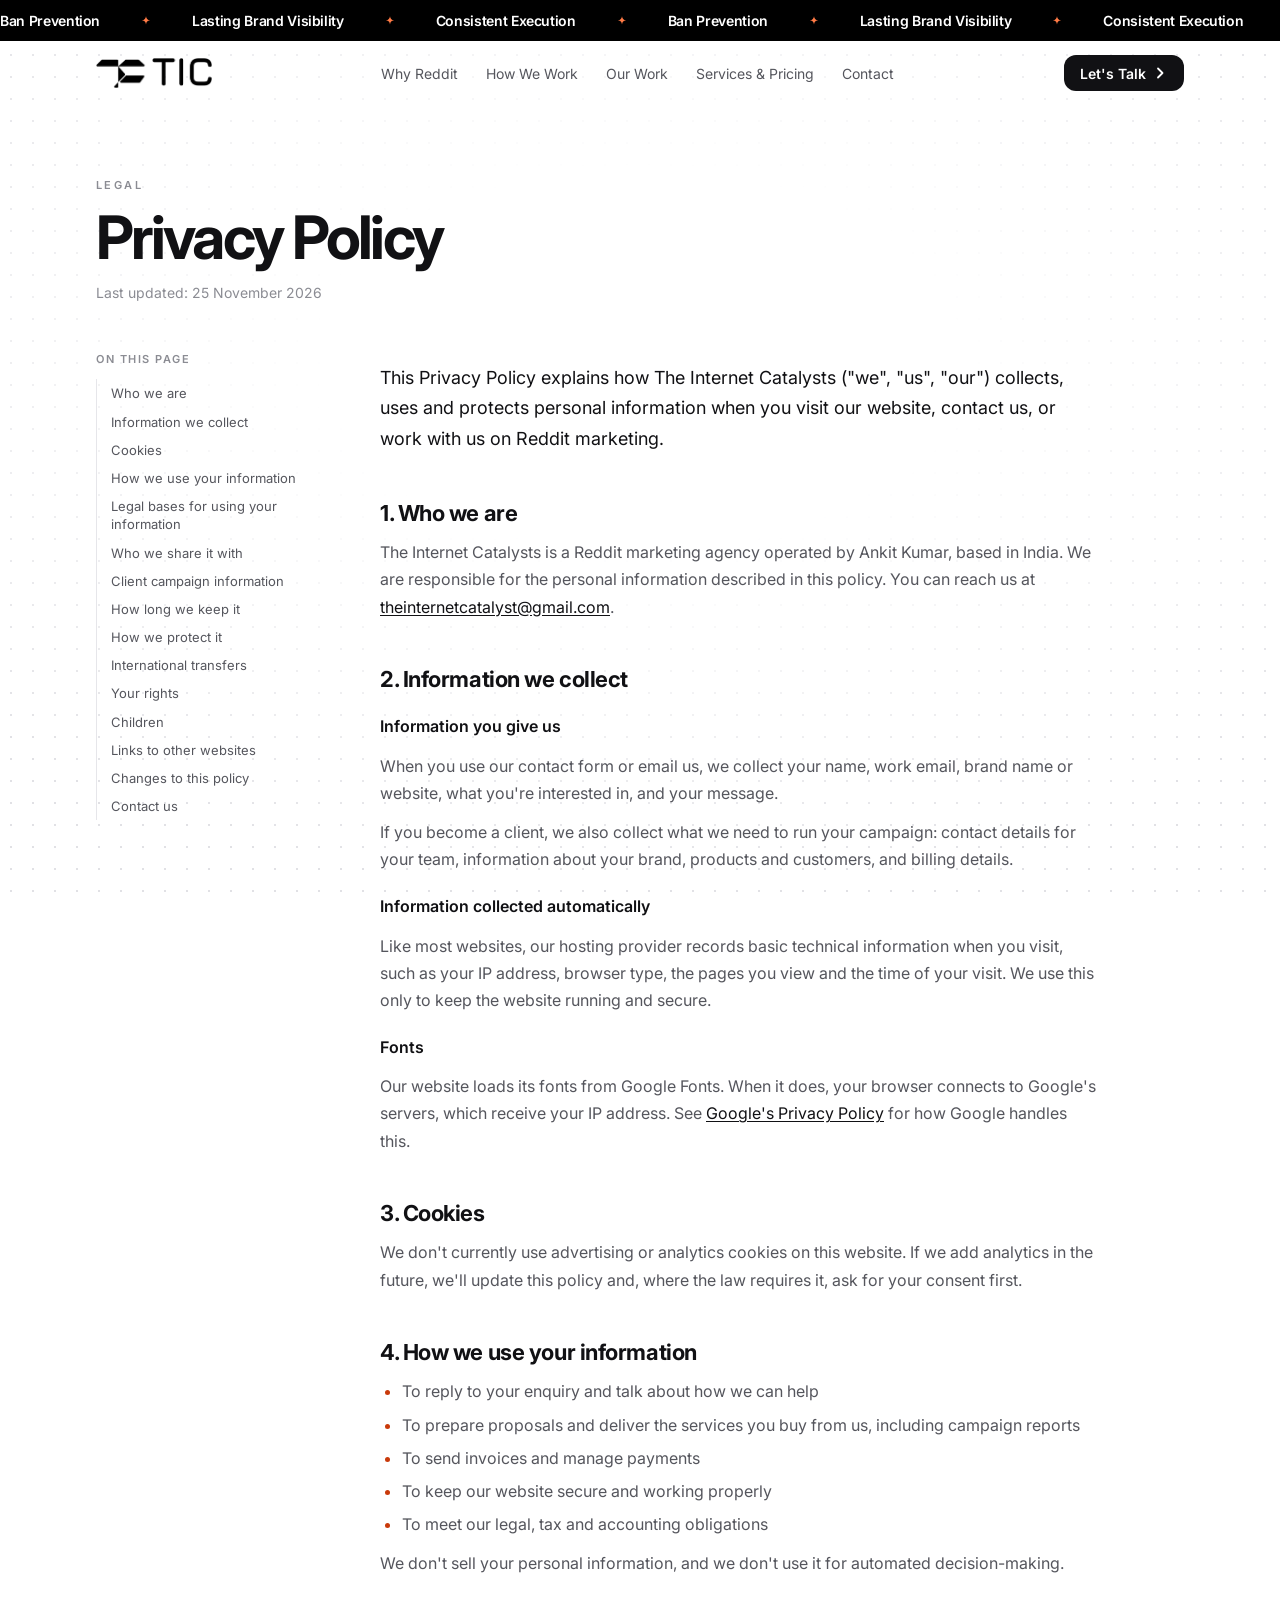
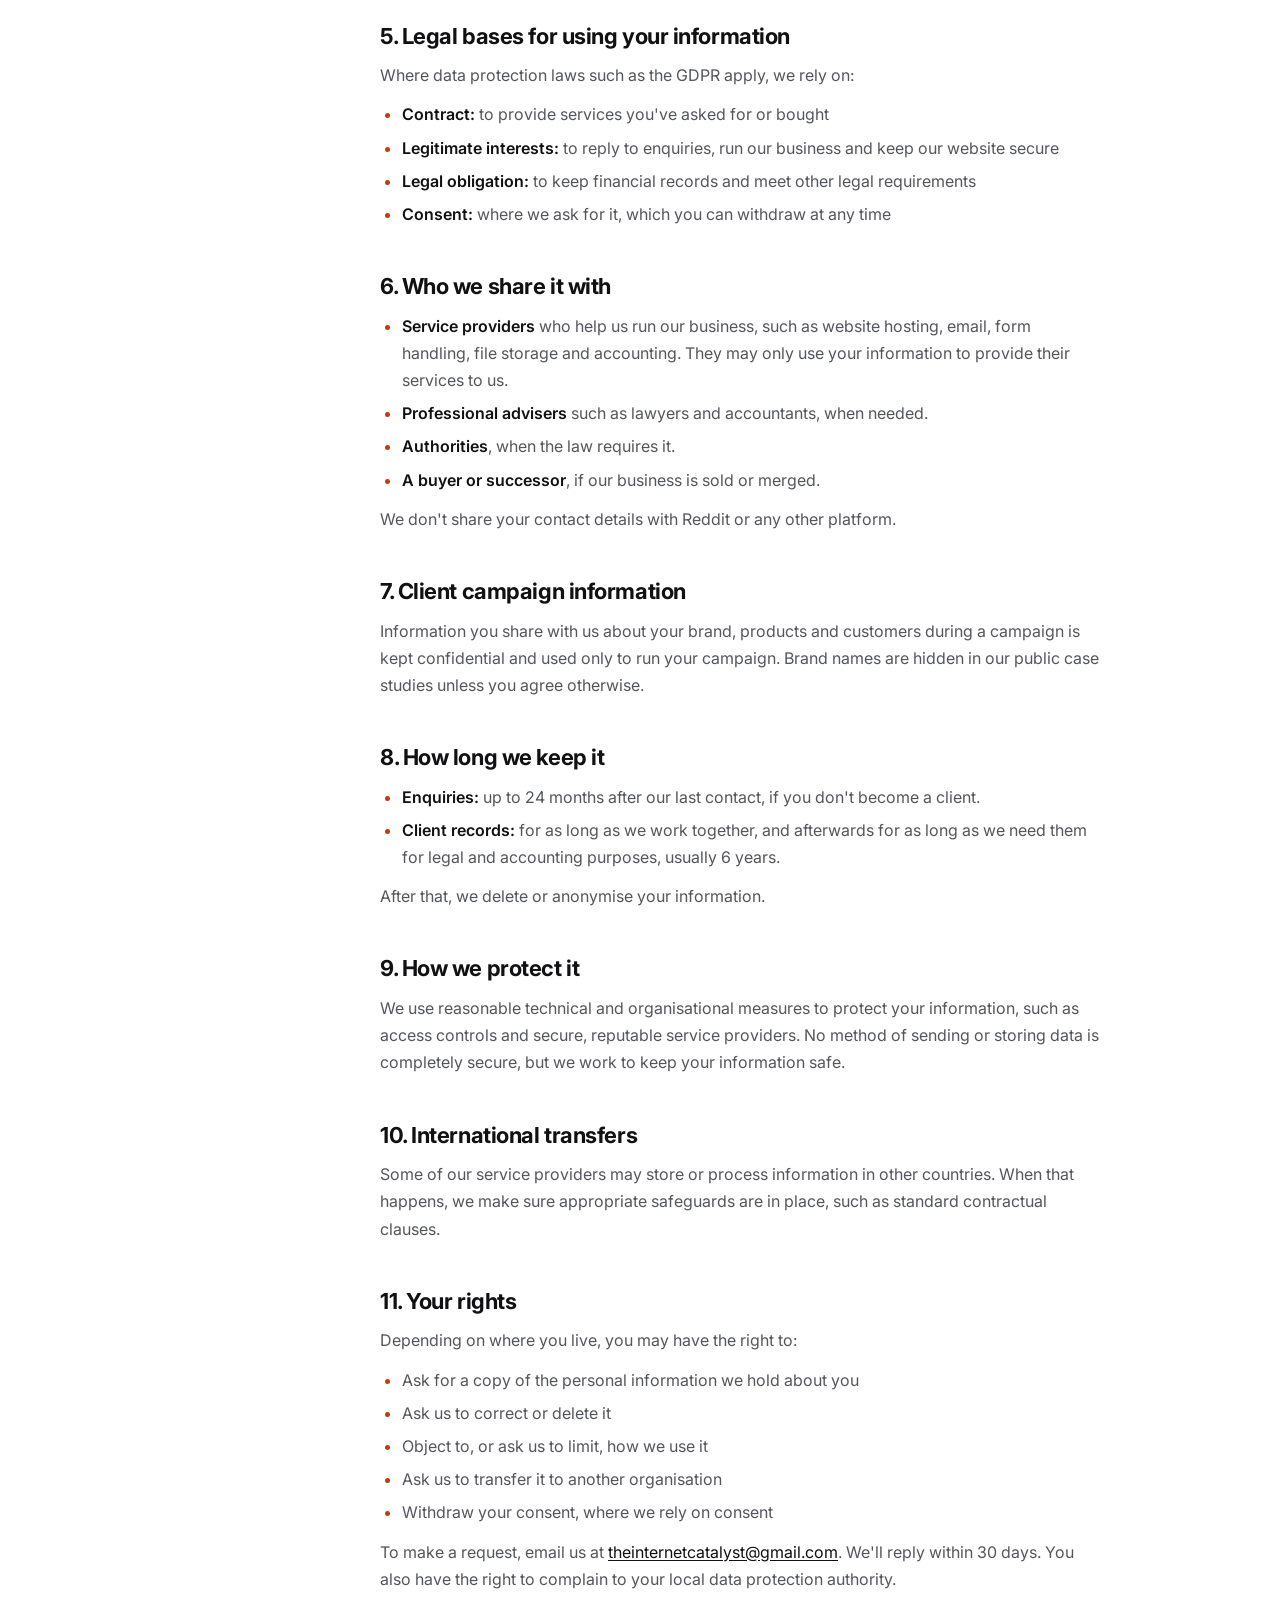
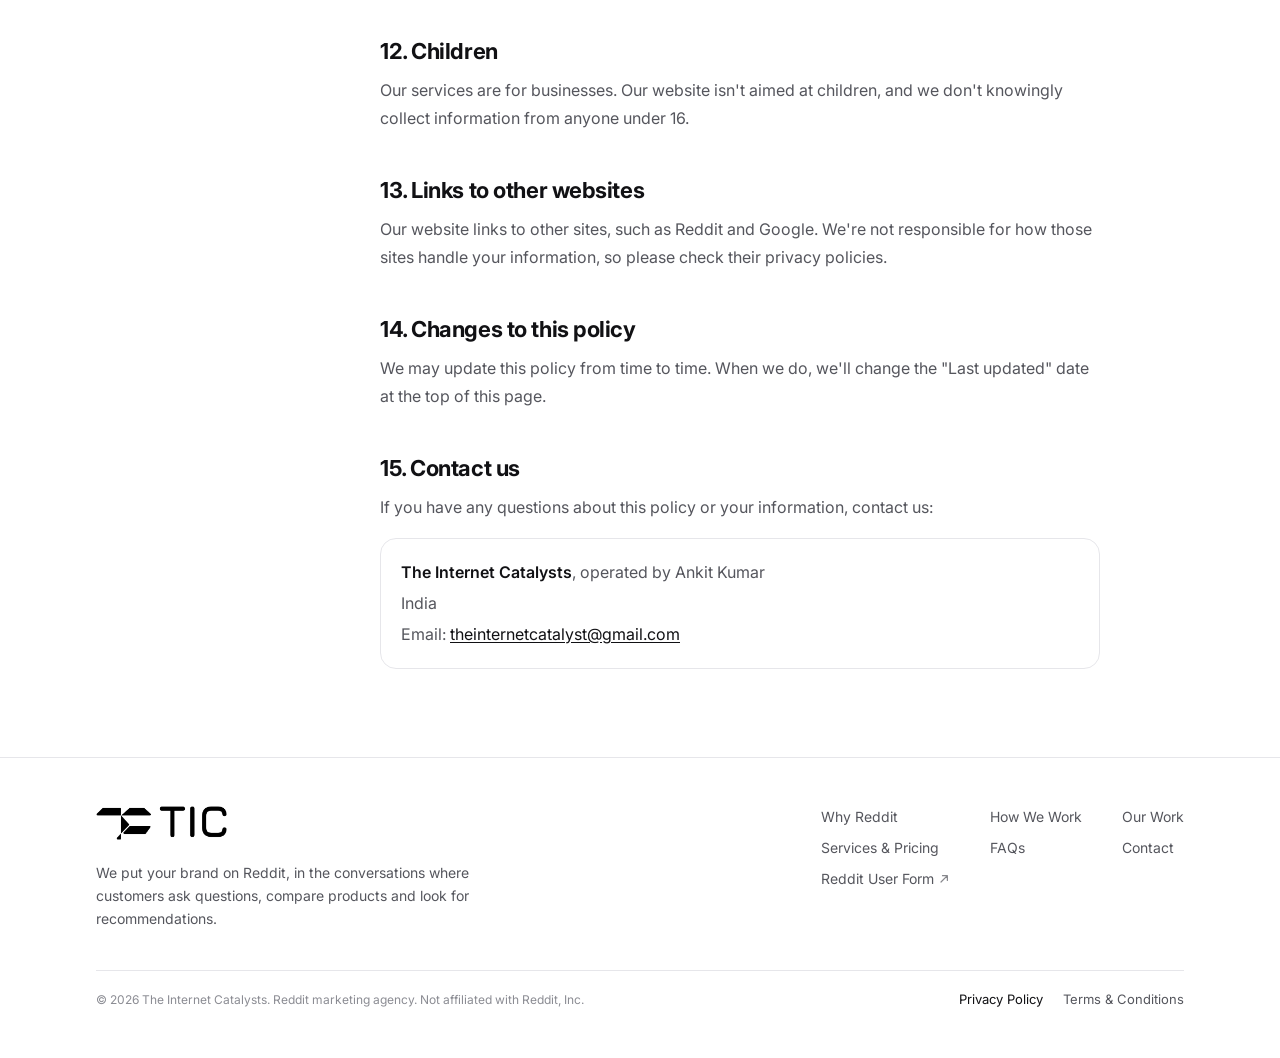
<file: privacy-policy.html>
<!doctype html>
<html lang="en">
<head>
  <script>document.documentElement.classList.add("js");setTimeout(function(){var d=document.documentElement;if(!d.classList.contains("reveal-ready"))d.classList.remove("js")},3000)</script>
  <meta charset="utf-8">
  <meta name="viewport" content="width=device-width, initial-scale=1">
  <title>Privacy Policy · The Internet Catalysts</title>
  <meta name="description" content="How The Internet Catalysts collects, uses and protects your personal information.">
  <meta name="theme-color" content="#ffffff">
  <link rel="icon" href="favicon.ico" sizes="32x32">
  <link rel="icon" href="icon-512.png" type="image/png" sizes="512x512">
  <link rel="apple-touch-icon" href="apple-touch-icon.png">
  <link rel="canonical" href="https://ankit-livid.vercel.app/privacy-policy.html">
  <!-- Link previews (WhatsApp, LinkedIn, X, Slack…). If the domain changes, update these URLs. -->
  <meta property="og:type" content="website">
  <meta property="og:site_name" content="The Internet Catalysts">
  <meta property="og:title" content="Privacy Policy · The Internet Catalysts">
  <meta property="og:description" content="How The Internet Catalysts collects, uses and protects your personal information.">
  <meta property="og:url" content="https://ankit-livid.vercel.app/privacy-policy.html">
  <meta property="og:image" content="https://ankit-livid.vercel.app/og-image.png">
  <meta property="og:image:width" content="1200">
  <meta property="og:image:height" content="630">
  <meta property="og:image:alt" content="The Internet Catalysts: We Put Your Brand on Reddit.">
  <meta name="twitter:card" content="summary_large_image">
  <meta name="twitter:title" content="Privacy Policy · The Internet Catalysts">
  <meta name="twitter:description" content="How The Internet Catalysts collects, uses and protects your personal information.">
  <meta name="twitter:image" content="https://ankit-livid.vercel.app/og-image.png">
  <link rel="preconnect" href="https://fonts.googleapis.com">
  <link rel="preconnect" href="https://fonts.gstatic.com" crossorigin>
  <link rel="stylesheet" href="https://fonts.googleapis.com/css2?family=Inter:wght@400;500;600;700;800;900&display=swap">
  <link rel="stylesheet" href="styles.css">
  <script src="script.js" defer></script>
</head>
<body>
  <svg class="sprite" aria-hidden="true">
    <symbol id="i-chevron" viewBox="0 0 16 16"><path d="M6 3.5 10.5 8 6 12.5" fill="none" stroke="currentColor" stroke-width="1.8" stroke-linecap="round" stroke-linejoin="round"/></symbol>
    <symbol id="i-check" viewBox="0 0 16 16"><path d="m3.5 8.5 3 3 6-7" fill="none" stroke="currentColor" stroke-width="1.8" stroke-linecap="round" stroke-linejoin="round"/></symbol>
    <symbol id="i-mail" viewBox="0 0 16 16"><rect x="2" y="3.5" width="12" height="9" rx="1.8" fill="none" stroke="currentColor" stroke-width="1.4"/><path d="m2.8 4.6 5.2 4 5.2-4" fill="none" stroke="currentColor" stroke-width="1.4" stroke-linecap="round" stroke-linejoin="round"/></symbol>
    <symbol id="i-clock" viewBox="0 0 16 16"><circle cx="8" cy="8" r="5.8" fill="none" stroke="currentColor" stroke-width="1.4"/><path d="M8 5v3.2l2 1.3" fill="none" stroke="currentColor" stroke-width="1.4" stroke-linecap="round" stroke-linejoin="round"/></symbol>
    <symbol id="i-spark" viewBox="0 0 16 16"><path d="M8 1.5c.4 3.3 1.9 4.9 5.5 5.5-3.6.6-5.1 2.2-5.5 5.5-.4-3.3-1.9-4.9-5.5-5.5 3.6-.6 5.1-2.2 5.5-5.5Z" fill="currentColor"/></symbol>
  </svg>

  <div class="dot-field" aria-hidden="true"></div>
  <a class="skip-link" href="#main">Skip to content</a>

  <div class="marquee" data-marquee>
    <ul class="sr-only" aria-label="What we promise">
      <li>Ban Prevention</li><li>Lasting Brand Visibility</li><li>Consistent Execution</li>
    </ul>
    <div class="marquee-track" aria-hidden="true">
      <ul class="marquee-group">
        <li>Ban Prevention<svg class="icon"><use href="#i-spark"/></svg></li>
        <li>Lasting Brand Visibility<svg class="icon"><use href="#i-spark"/></svg></li>
        <li>Consistent Execution<svg class="icon"><use href="#i-spark"/></svg></li>
        <li>Ban Prevention<svg class="icon"><use href="#i-spark"/></svg></li>
        <li>Lasting Brand Visibility<svg class="icon"><use href="#i-spark"/></svg></li>
        <li>Consistent Execution<svg class="icon"><use href="#i-spark"/></svg></li>
        <li>Ban Prevention<svg class="icon"><use href="#i-spark"/></svg></li>
        <li>Lasting Brand Visibility<svg class="icon"><use href="#i-spark"/></svg></li>
        <li>Consistent Execution<svg class="icon"><use href="#i-spark"/></svg></li>
        <li>Ban Prevention<svg class="icon"><use href="#i-spark"/></svg></li>
        <li>Lasting Brand Visibility<svg class="icon"><use href="#i-spark"/></svg></li>
        <li>Consistent Execution<svg class="icon"><use href="#i-spark"/></svg></li>
      </ul>
    </div>
  </div>

  <header class="site-header" data-header>
    <div class="container header-inner">
      <a href="index.html" class="logo"><img src="logo.png" alt="The Internet Catalysts" width="955" height="247"></a>
      <nav class="main-nav" aria-label="Main">
        <ul>
          <li><a href="index.html#why-reddit">Why Reddit</a></li>
          <li><a href="index.html#how-we-work">How We Work</a></li>
          <li><a href="index.html#our-work">Our Work</a></li>
          <li><a href="index.html#services">Services &amp; Pricing</a></li>
          <li><a href="contact.html">Contact</a></li>
        </ul>
      </nav>
      <div class="header-actions">
        <a href="contact.html" class="btn btn-dark btn-sm header-cta">Let's Talk<svg class="icon btn-arrow"><use href="#i-chevron"/></svg></a>
        <button type="button" class="menu-toggle" aria-expanded="false" aria-controls="mobile-nav" aria-label="Open menu">
          <svg viewBox="0 0 20 20" class="icon" aria-hidden="true">
            <path class="menu-icon-open" d="M3 6h14M3 10h14M3 14h14" fill="none" stroke="currentColor" stroke-width="1.8" stroke-linecap="round"/>
            <path class="menu-icon-close" d="M5 5l10 10M15 5 5 15" fill="none" stroke="currentColor" stroke-width="1.8" stroke-linecap="round"/>
          </svg>
        </button>
      </div>
    </div>
    <div id="mobile-nav" class="mobile-nav" hidden>
      <div class="container">
        <ul>
          <li><a href="index.html">Home</a></li>
          <li><a href="index.html#why-reddit">Why Reddit</a></li>
          <li><a href="index.html#how-we-work">How We Work</a></li>
          <li><a href="index.html#our-work">Our Work</a></li>
          <li><a href="index.html#services">Services &amp; Pricing</a></li>
          <li><a href="contact.html">Contact</a></li>
        </ul>
      </div>
    </div>
  </header>

  <main id="main">
    <section class="legal">
      <div class="container">
        <div class="legal-head">
          <p class="eyebrow">Legal</p>
          <h1>Privacy Policy</h1>
          <p class="legal-updated">Last updated: 25 November 2026</p>
        </div>
        <!-- Details filled in 25 November 2026. A lawyer's review is still recommended. -->

        <div class="legal-grid">
          <nav class="legal-toc" aria-label="On this page">
            <p>On this page</p>
            <ol>
            <li><a href="#who-we-are">Who we are</a></li>
            <li><a href="#information-we-collect">Information we collect</a></li>
            <li><a href="#cookies">Cookies</a></li>
            <li><a href="#how-we-use-it">How we use your information</a></li>
            <li><a href="#legal-bases">Legal bases for using your information</a></li>
            <li><a href="#sharing">Who we share it with</a></li>
            <li><a href="#client-information">Client campaign information</a></li>
            <li><a href="#retention">How long we keep it</a></li>
            <li><a href="#security">How we protect it</a></li>
            <li><a href="#international">International transfers</a></li>
            <li><a href="#your-rights">Your rights</a></li>
            <li><a href="#children">Children</a></li>
            <li><a href="#other-websites">Links to other websites</a></li>
            <li><a href="#changes">Changes to this policy</a></li>
            <li><a href="#contact">Contact us</a></li>
            </ol>
          </nav>

          <article class="legal-body">
          <p>This Privacy Policy explains how The Internet Catalysts ("we", "us", "our") collects, uses and protects personal information when you visit our website, contact us, or work with us on Reddit marketing.</p>

          <h2 id="who-we-are">1. Who we are</h2>
          <p>The Internet Catalysts is a Reddit marketing agency operated by Ankit Kumar, based in India. We are responsible for the personal information described in this policy. You can reach us at <a href="mailto:theinternetcatalyst@gmail.com">theinternetcatalyst@gmail.com</a>.</p>

          <h2 id="information-we-collect">2. Information we collect</h2>
          <h3>Information you give us</h3>
          <p>When you use our contact form or email us, we collect your name, work email, brand name or website, what you're interested in, and your message.</p>
          <p>If you become a client, we also collect what we need to run your campaign: contact details for your team, information about your brand, products and customers, and billing details.</p>
          <h3>Information collected automatically</h3>
          <p>Like most websites, our hosting provider records basic technical information when you visit, such as your IP address, browser type, the pages you view and the time of your visit. We use this only to keep the website running and secure.</p>
          <h3>Fonts</h3>
          <p>Our website loads its fonts from Google Fonts. When it does, your browser connects to Google's servers, which receive your IP address. See <a href="https://policies.google.com/privacy" rel="noopener">Google's Privacy Policy</a> for how Google handles this.</p>

          <h2 id="cookies">3. Cookies</h2>
          <p>We don't currently use advertising or analytics cookies on this website. If we add analytics in the future, we'll update this policy and, where the law requires it, ask for your consent first.</p>

          <h2 id="how-we-use-it">4. How we use your information</h2>
          <ul>
            <li>To reply to your enquiry and talk about how we can help</li>
            <li>To prepare proposals and deliver the services you buy from us, including campaign reports</li>
            <li>To send invoices and manage payments</li>
            <li>To keep our website secure and working properly</li>
            <li>To meet our legal, tax and accounting obligations</li>
          </ul>
          <p>We don't sell your personal information, and we don't use it for automated decision-making.</p>

          <h2 id="legal-bases">5. Legal bases for using your information</h2>
          <p>Where data protection laws such as the GDPR apply, we rely on:</p>
          <ul>
            <li><b>Contract:</b> to provide services you've asked for or bought</li>
            <li><b>Legitimate interests:</b> to reply to enquiries, run our business and keep our website secure</li>
            <li><b>Legal obligation:</b> to keep financial records and meet other legal requirements</li>
            <li><b>Consent:</b> where we ask for it, which you can withdraw at any time</li>
          </ul>

          <h2 id="sharing">6. Who we share it with</h2>
          <ul>
            <li><b>Service providers</b> who help us run our business, such as website hosting, email, form handling, file storage and accounting. They may only use your information to provide their services to us.</li>
            <li><b>Professional advisers</b> such as lawyers and accountants, when needed.</li>
            <li><b>Authorities</b>, when the law requires it.</li>
            <li><b>A buyer or successor</b>, if our business is sold or merged.</li>
          </ul>
          <p>We don't share your contact details with Reddit or any other platform.</p>

          <h2 id="client-information">7. Client campaign information</h2>
          <p>Information you share with us about your brand, products and customers during a campaign is kept confidential and used only to run your campaign. Brand names are hidden in our public case studies unless you agree otherwise.</p>

          <h2 id="retention">8. How long we keep it</h2>
          <ul>
            <li><b>Enquiries:</b> up to 24 months after our last contact, if you don't become a client.</li>
            <li><b>Client records:</b> for as long as we work together, and afterwards for as long as we need them for legal and accounting purposes, usually 6 years.</li>
          </ul>
          <p>After that, we delete or anonymise your information.</p>

          <h2 id="security">9. How we protect it</h2>
          <p>We use reasonable technical and organisational measures to protect your information, such as access controls and secure, reputable service providers. No method of sending or storing data is completely secure, but we work to keep your information safe.</p>

          <h2 id="international">10. International transfers</h2>
          <p>Some of our service providers may store or process information in other countries. When that happens, we make sure appropriate safeguards are in place, such as standard contractual clauses.</p>

          <h2 id="your-rights">11. Your rights</h2>
          <p>Depending on where you live, you may have the right to:</p>
          <ul>
            <li>Ask for a copy of the personal information we hold about you</li>
            <li>Ask us to correct or delete it</li>
            <li>Object to, or ask us to limit, how we use it</li>
            <li>Ask us to transfer it to another organisation</li>
            <li>Withdraw your consent, where we rely on consent</li>
          </ul>
          <p>To make a request, email us at <a href="mailto:theinternetcatalyst@gmail.com">theinternetcatalyst@gmail.com</a>. We'll reply within 30 days. You also have the right to complain to your local data protection authority.</p>

          <h2 id="children">12. Children</h2>
          <p>Our services are for businesses. Our website isn't aimed at children, and we don't knowingly collect information from anyone under 16.</p>

          <h2 id="other-websites">13. Links to other websites</h2>
          <p>Our website links to other sites, such as Reddit and Google. We're not responsible for how those sites handle your information, so please check their privacy policies.</p>

          <h2 id="changes">14. Changes to this policy</h2>
          <p>We may update this policy from time to time. When we do, we'll change the "Last updated" date at the top of this page.</p>

          <h2 id="contact">15. Contact us</h2>
          <p>If you have any questions about this policy or your information, contact us:</p>
          <div class="legal-contact">
            <p><b>The Internet Catalysts</b>, operated by Ankit Kumar</p>
            <p>India</p>
            <p>Email: <a href="mailto:theinternetcatalyst@gmail.com">theinternetcatalyst@gmail.com</a></p>
          </div>
          </article>
        </div>
      </div>
    </section>
  </main>

  <footer class="site-footer">
    <div class="container footer-inner">
      <div class="footer-brand">
        <a href="index.html" class="logo logo--footer"><img src="logo.png" alt="The Internet Catalysts" width="955" height="247" loading="lazy"></a>
        <p>We put your brand on Reddit, in the conversations where customers ask questions, compare products and look for recommendations.</p>
      </div>
      <nav aria-label="Footer">
        <ul class="footer-links">
          <li><a href="index.html#why-reddit">Why Reddit</a></li>
          <li><a href="index.html#how-we-work">How We Work</a></li>
          <li><a href="index.html#our-work">Our Work</a></li>
          <li><a href="index.html#services">Services &amp; Pricing</a></li>
          <li><a href="index.html#faqs">FAQs</a></li>
          <li><a href="contact.html">Contact</a></li>
          <li><a href="reddit-user-form.html" target="_blank" rel="noopener">Reddit User Form<svg class="icon footer-ext" viewBox="0 0 16 16" aria-hidden="true"><path d="M6 3.5h6.5V10M12.5 3.5 4 12" fill="none" stroke="currentColor" stroke-width="1.6" stroke-linecap="round" stroke-linejoin="round"/></svg><span class="sr-only"> (opens in a new tab)</span></a></li>
        </ul>
      </nav>
    </div>
    <div class="container footer-bottom">
      <p class="copyright">© 2026 The Internet Catalysts. Reddit marketing agency. Not affiliated with Reddit, Inc.</p>
      <ul class="footer-legal">
        <li><a href="privacy-policy.html" aria-current="page">Privacy Policy</a></li>
        <li><a href="terms-and-conditions.html">Terms &amp; Conditions</a></li>
      </ul>
    </div>
  </footer>
</body>
</html>
</file>
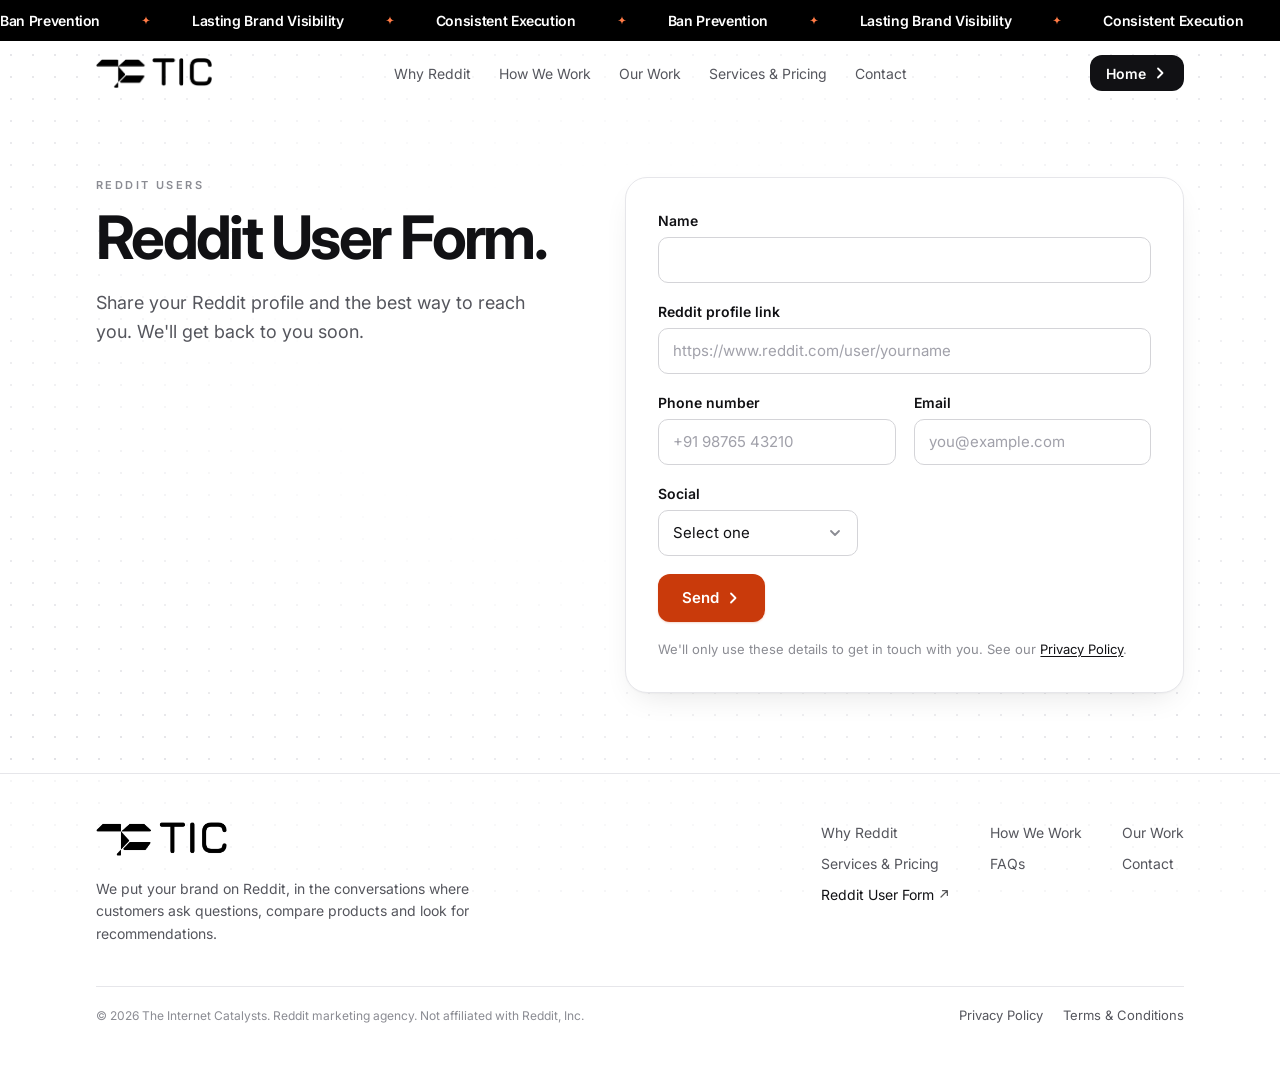
<file: reddit-user-form.html>
<!doctype html>
<html lang="en">
<head>
  <script>document.documentElement.classList.add("js");setTimeout(function(){var d=document.documentElement;if(!d.classList.contains("reveal-ready"))d.classList.remove("js")},3000)</script>
  <meta charset="utf-8">
  <meta name="viewport" content="width=device-width, initial-scale=1">
  <title>Reddit User Form · The Internet Catalysts</title>
  <meta name="description" content="Share your Reddit profile and contact details with The Internet Catalysts.">
  <meta name="theme-color" content="#ffffff">
  <link rel="icon" href="favicon.ico" sizes="32x32">
  <link rel="icon" href="icon-512.png" type="image/png" sizes="512x512">
  <link rel="apple-touch-icon" href="apple-touch-icon.png">
  <link rel="canonical" href="https://ankit-livid.vercel.app/reddit-user-form.html">
  <!-- Link previews (WhatsApp, LinkedIn, X, Slack…). If the domain changes, update these URLs. -->
  <meta property="og:type" content="website">
  <meta property="og:site_name" content="The Internet Catalysts">
  <meta property="og:title" content="Reddit User Form · The Internet Catalysts">
  <meta property="og:description" content="Share your Reddit profile and contact details with The Internet Catalysts.">
  <meta property="og:url" content="https://ankit-livid.vercel.app/reddit-user-form.html">
  <meta property="og:image" content="https://ankit-livid.vercel.app/og-image.png">
  <meta property="og:image:width" content="1200">
  <meta property="og:image:height" content="630">
  <meta property="og:image:alt" content="The Internet Catalysts: We Put Your Brand on Reddit.">
  <meta name="twitter:card" content="summary_large_image">
  <meta name="twitter:title" content="Reddit User Form · The Internet Catalysts">
  <meta name="twitter:description" content="Share your Reddit profile and contact details with The Internet Catalysts.">
  <meta name="twitter:image" content="https://ankit-livid.vercel.app/og-image.png">
  <link rel="preconnect" href="https://fonts.googleapis.com">
  <link rel="preconnect" href="https://fonts.gstatic.com" crossorigin>
  <link rel="stylesheet" href="https://fonts.googleapis.com/css2?family=Inter:wght@400;500;600;700;800;900&display=swap">
  <link rel="stylesheet" href="styles.css">
  <script src="script.js" defer></script>
</head>
<body>
  <svg class="sprite" aria-hidden="true">
    <symbol id="i-chevron" viewBox="0 0 16 16"><path d="M6 3.5 10.5 8 6 12.5" fill="none" stroke="currentColor" stroke-width="1.8" stroke-linecap="round" stroke-linejoin="round"/></symbol>
    <symbol id="i-check" viewBox="0 0 16 16"><path d="m3.5 8.5 3 3 6-7" fill="none" stroke="currentColor" stroke-width="1.8" stroke-linecap="round" stroke-linejoin="round"/></symbol>
    <symbol id="i-mail" viewBox="0 0 16 16"><rect x="2" y="3.5" width="12" height="9" rx="1.8" fill="none" stroke="currentColor" stroke-width="1.4"/><path d="m2.8 4.6 5.2 4 5.2-4" fill="none" stroke="currentColor" stroke-width="1.4" stroke-linecap="round" stroke-linejoin="round"/></symbol>
    <symbol id="i-clock" viewBox="0 0 16 16"><circle cx="8" cy="8" r="5.8" fill="none" stroke="currentColor" stroke-width="1.4"/><path d="M8 5v3.2l2 1.3" fill="none" stroke="currentColor" stroke-width="1.4" stroke-linecap="round" stroke-linejoin="round"/></symbol>
    <symbol id="i-spark" viewBox="0 0 16 16"><path d="M8 1.5c.4 3.3 1.9 4.9 5.5 5.5-3.6.6-5.1 2.2-5.5 5.5-.4-3.3-1.9-4.9-5.5-5.5 3.6-.6 5.1-2.2 5.5-5.5Z" fill="currentColor"/></symbol>
  </svg>

  <div class="dot-field" aria-hidden="true"></div>
  <a class="skip-link" href="#main">Skip to content</a>

  <div class="marquee" data-marquee>
    <ul class="sr-only" aria-label="What we promise">
      <li>Ban Prevention</li><li>Lasting Brand Visibility</li><li>Consistent Execution</li>
    </ul>
    <div class="marquee-track" aria-hidden="true">
      <ul class="marquee-group">
        <li>Ban Prevention<svg class="icon"><use href="#i-spark"/></svg></li>
        <li>Lasting Brand Visibility<svg class="icon"><use href="#i-spark"/></svg></li>
        <li>Consistent Execution<svg class="icon"><use href="#i-spark"/></svg></li>
        <li>Ban Prevention<svg class="icon"><use href="#i-spark"/></svg></li>
        <li>Lasting Brand Visibility<svg class="icon"><use href="#i-spark"/></svg></li>
        <li>Consistent Execution<svg class="icon"><use href="#i-spark"/></svg></li>
        <li>Ban Prevention<svg class="icon"><use href="#i-spark"/></svg></li>
        <li>Lasting Brand Visibility<svg class="icon"><use href="#i-spark"/></svg></li>
        <li>Consistent Execution<svg class="icon"><use href="#i-spark"/></svg></li>
        <li>Ban Prevention<svg class="icon"><use href="#i-spark"/></svg></li>
        <li>Lasting Brand Visibility<svg class="icon"><use href="#i-spark"/></svg></li>
        <li>Consistent Execution<svg class="icon"><use href="#i-spark"/></svg></li>
      </ul>
    </div>
  </div>

  <header class="site-header" data-header>
    <div class="container header-inner">
      <a href="index.html" class="logo"><img src="logo.png" alt="The Internet Catalysts" width="955" height="247"></a>
      <nav class="main-nav" aria-label="Main">
        <ul>
          <li><a href="index.html#why-reddit">Why Reddit</a></li>
          <li><a href="index.html#how-we-work">How We Work</a></li>
          <li><a href="index.html#our-work">Our Work</a></li>
          <li><a href="index.html#services">Services &amp; Pricing</a></li>
          <li><a href="contact.html">Contact</a></li>
        </ul>
      </nav>
      <div class="header-actions">
        <a href="index.html" class="btn btn-dark btn-sm header-cta">Home<svg class="icon btn-arrow"><use href="#i-chevron"/></svg></a>
        <button type="button" class="menu-toggle" aria-expanded="false" aria-controls="mobile-nav" aria-label="Open menu">
          <svg viewBox="0 0 20 20" class="icon" aria-hidden="true">
            <path class="menu-icon-open" d="M3 6h14M3 10h14M3 14h14" fill="none" stroke="currentColor" stroke-width="1.8" stroke-linecap="round"/>
            <path class="menu-icon-close" d="M5 5l10 10M15 5 5 15" fill="none" stroke="currentColor" stroke-width="1.8" stroke-linecap="round"/>
          </svg>
        </button>
      </div>
    </div>
    <div id="mobile-nav" class="mobile-nav" hidden>
      <div class="container">
        <ul>
          <li><a href="index.html">Home</a></li>
          <li><a href="index.html#why-reddit">Why Reddit</a></li>
          <li><a href="index.html#how-we-work">How We Work</a></li>
          <li><a href="index.html#our-work">Our Work</a></li>
          <li><a href="index.html#services">Services &amp; Pricing</a></li>
          <li><a href="contact.html">Contact</a></li>
        </ul>
      </div>
    </div>
  </header>

  <main id="main">
    <section class="contact">
      <div class="container contact-grid">
        <div class="contact-intro">
          <p class="eyebrow">Reddit users</p>
          <h1>Reddit User Form.</h1>
          <!-- TODO(content): intro text for this form -->
          <p>Share your Reddit profile and the best way to reach you. We'll get back to you soon.</p>
        </div>

        <!--
          Reddit user form -> Google Sheet ("Reddit Users" tab) + email, via the same Google Apps Script as the contact form.
          The hidden field form=reddit-user tells the script which tab to use.
          Backend code: google-apps-script/Code.gs in the GitHub repo (Ujjwal1327/ankit).
        -->
        <div class="contact-panel">
          <form class="contact-form" data-sheet-form data-required="name,reddit,phone,email" method="post"
            action="https://script.google.com/macros/s/AKfycbzNpcwYlUEkG5hoHnEUK1nNOlp34_5d0yKyDj60Q_Z5X_YMktQIZu6ZqJliL3e1vxPJ/exec">
            <input type="hidden" name="form" value="reddit-user">
            <div class="field">
              <label for="r-name">Name</label>
              <input id="r-name" name="name" type="text" autocomplete="name" required>
            </div>
            <div class="field">
              <label for="r-reddit">Reddit profile link</label>
              <input id="r-reddit" name="reddit" type="text" inputmode="url" autocomplete="off" required
                placeholder="https://www.reddit.com/user/yourname" data-reddit-profile>
            </div>
            <div class="field-row">
              <div class="field">
                <label for="r-phone">Phone number</label>
                <input id="r-phone" name="phone" type="tel" autocomplete="tel" required
                  placeholder="+91 98765 43210" pattern="[0-9+\(\)\-\s]{7,20}" title="Digits, spaces and + ( ) - only">
              </div>
              <div class="field">
                <label for="r-email">Email</label>
                <input id="r-email" name="email" type="email" autocomplete="email" required placeholder="you@example.com">
              </div>
            </div>
            <div class="social-row">
              <div class="field">
                <label for="r-social">Social</label>
                <select id="r-social" name="social" data-social-select>
                  <option value="">Select one</option>
                  <option value="WhatsApp" data-label="WhatsApp link" data-placeholder="https://wa.me/919876543210">WhatsApp</option>
                  <option value="Telegram" data-label="Telegram link" data-placeholder="https://t.me/yourname">Telegram</option>
                  <option value="Discord" data-label="Discord link or username" data-placeholder="https://discord.com/users/… or your username">Discord</option>
                </select>
              </div>
              <div class="field" data-social-field hidden>
                <label for="r-social-link" data-social-label>Profile link</label>
                <input id="r-social-link" name="social_link" type="text" inputmode="url" autocomplete="off" disabled>
              </div>
            </div>
            <!-- spam trap: hidden from people, bots fill it in (the Apps Script ignores these submissions) -->
            <div class="hp-field" aria-hidden="true">
              <label for="r-company">Company</label>
              <input id="r-company" name="company_hp" type="text" tabindex="-1" autocomplete="off">
            </div>
            <div class="form-actions">
              <button type="submit" class="btn btn-accent btn-lg" data-submit><span data-submit-label>Send</span><svg class="icon btn-arrow"><use href="#i-chevron"/></svg></button>
            </div>
            <p class="form-status" data-form-status role="alert"></p>
            <p class="form-privacy">We'll only use these details to get in touch with you. See our <a href="privacy-policy.html">Privacy Policy</a>.</p>
          </form>

          <div class="form-success" data-form-success hidden tabindex="-1">
            <span class="form-success-icon"><svg class="icon"><use href="#i-check"/></svg></span>
            <h2>Thanks, details received!</h2>
            <p>We'll get back to you soon.</p>
            <button type="button" class="btn btn-dark btn-md" data-form-reset>Submit another response</button>
          </div>
        </div>
      </div>
    </section>
  </main>

  <footer class="site-footer">
    <div class="container footer-inner">
      <div class="footer-brand">
        <a href="index.html" class="logo logo--footer"><img src="logo.png" alt="The Internet Catalysts" width="955" height="247" loading="lazy"></a>
        <p>We put your brand on Reddit, in the conversations where customers ask questions, compare products and look for recommendations.</p>
      </div>
      <nav aria-label="Footer">
        <ul class="footer-links">
          <li><a href="index.html#why-reddit">Why Reddit</a></li>
          <li><a href="index.html#how-we-work">How We Work</a></li>
          <li><a href="index.html#our-work">Our Work</a></li>
          <li><a href="index.html#services">Services &amp; Pricing</a></li>
          <li><a href="index.html#faqs">FAQs</a></li>
          <li><a href="contact.html">Contact</a></li>
          <li><a href="reddit-user-form.html" target="_blank" rel="noopener" aria-current="page">Reddit User Form<svg class="icon footer-ext" viewBox="0 0 16 16" aria-hidden="true"><path d="M6 3.5h6.5V10M12.5 3.5 4 12" fill="none" stroke="currentColor" stroke-width="1.6" stroke-linecap="round" stroke-linejoin="round"/></svg><span class="sr-only"> (opens in a new tab)</span></a></li>
        </ul>
      </nav>
    </div>
    <div class="container footer-bottom">
      <p class="copyright">© 2026 The Internet Catalysts. Reddit marketing agency. Not affiliated with Reddit, Inc.</p>
      <ul class="footer-legal">
        <li><a href="privacy-policy.html">Privacy Policy</a></li>
        <li><a href="terms-and-conditions.html">Terms &amp; Conditions</a></li>
      </ul>
    </div>
  </footer>
</body>
</html>
</file>
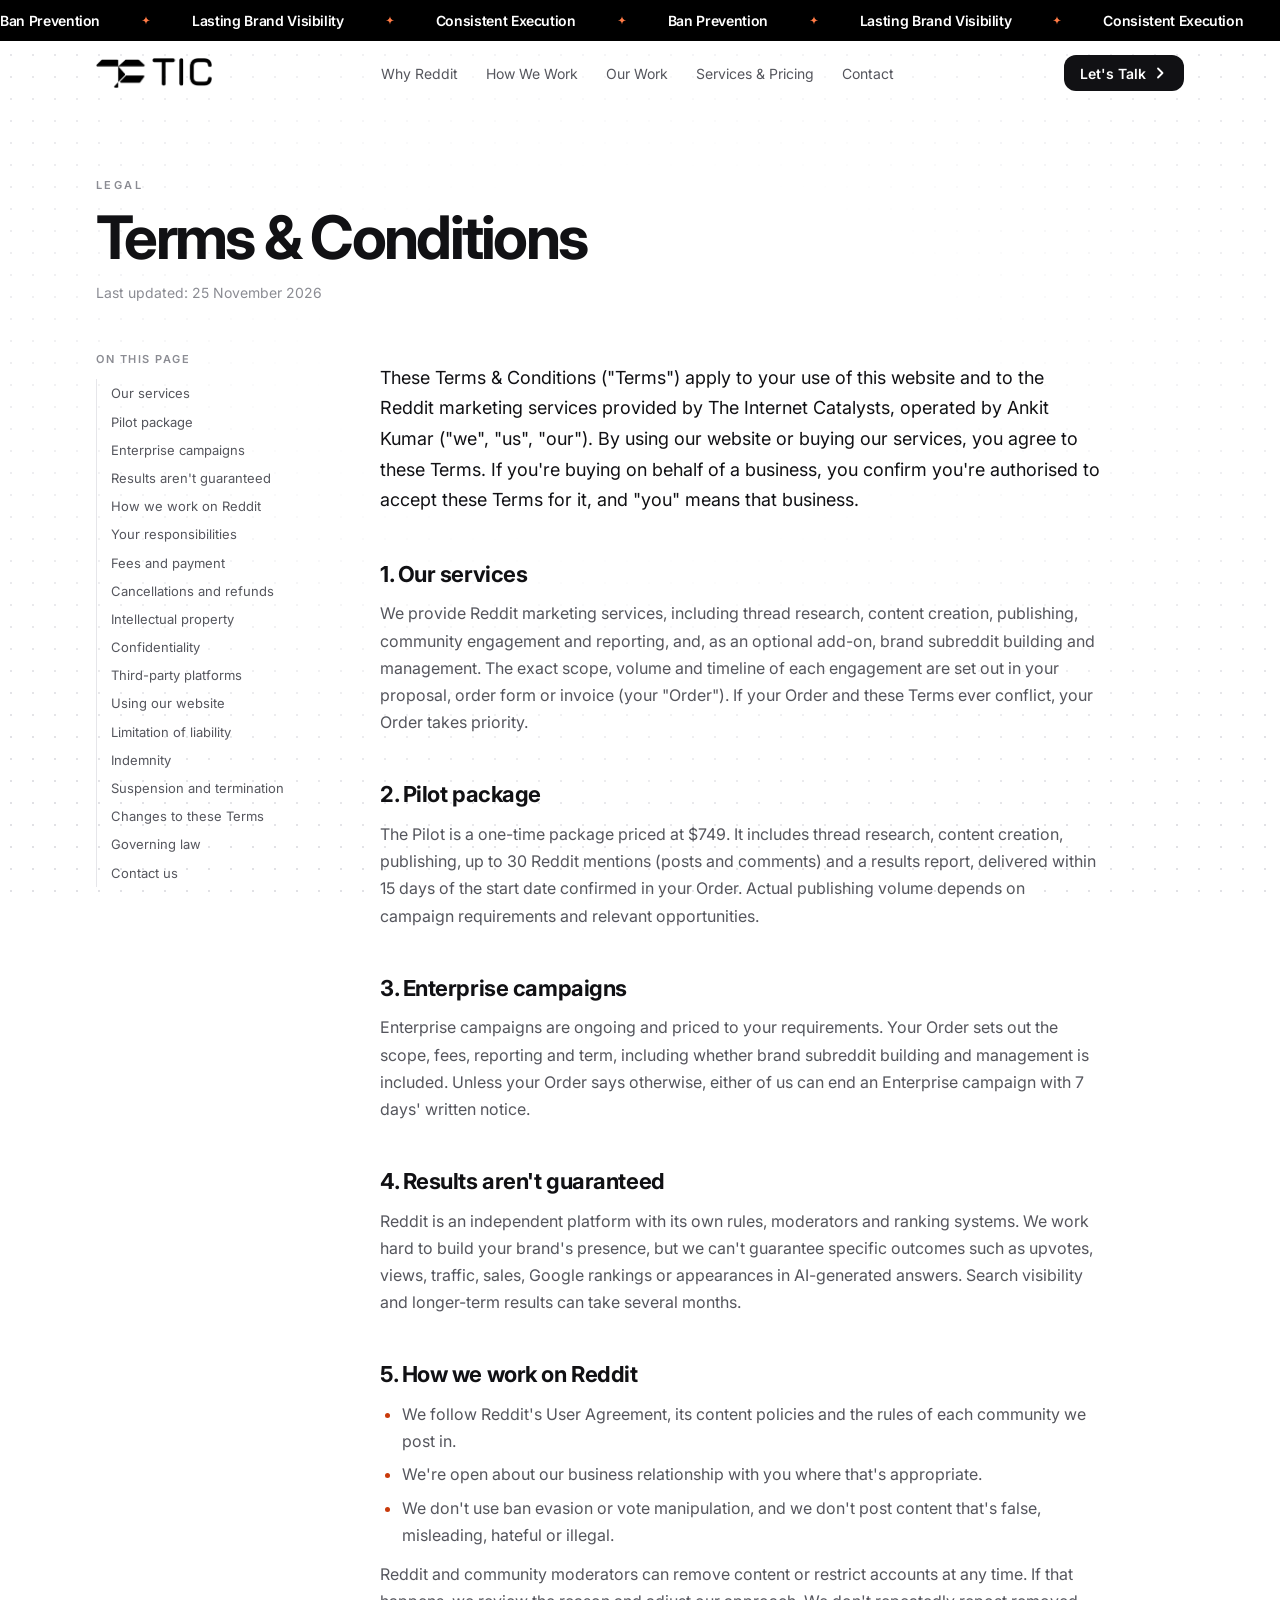
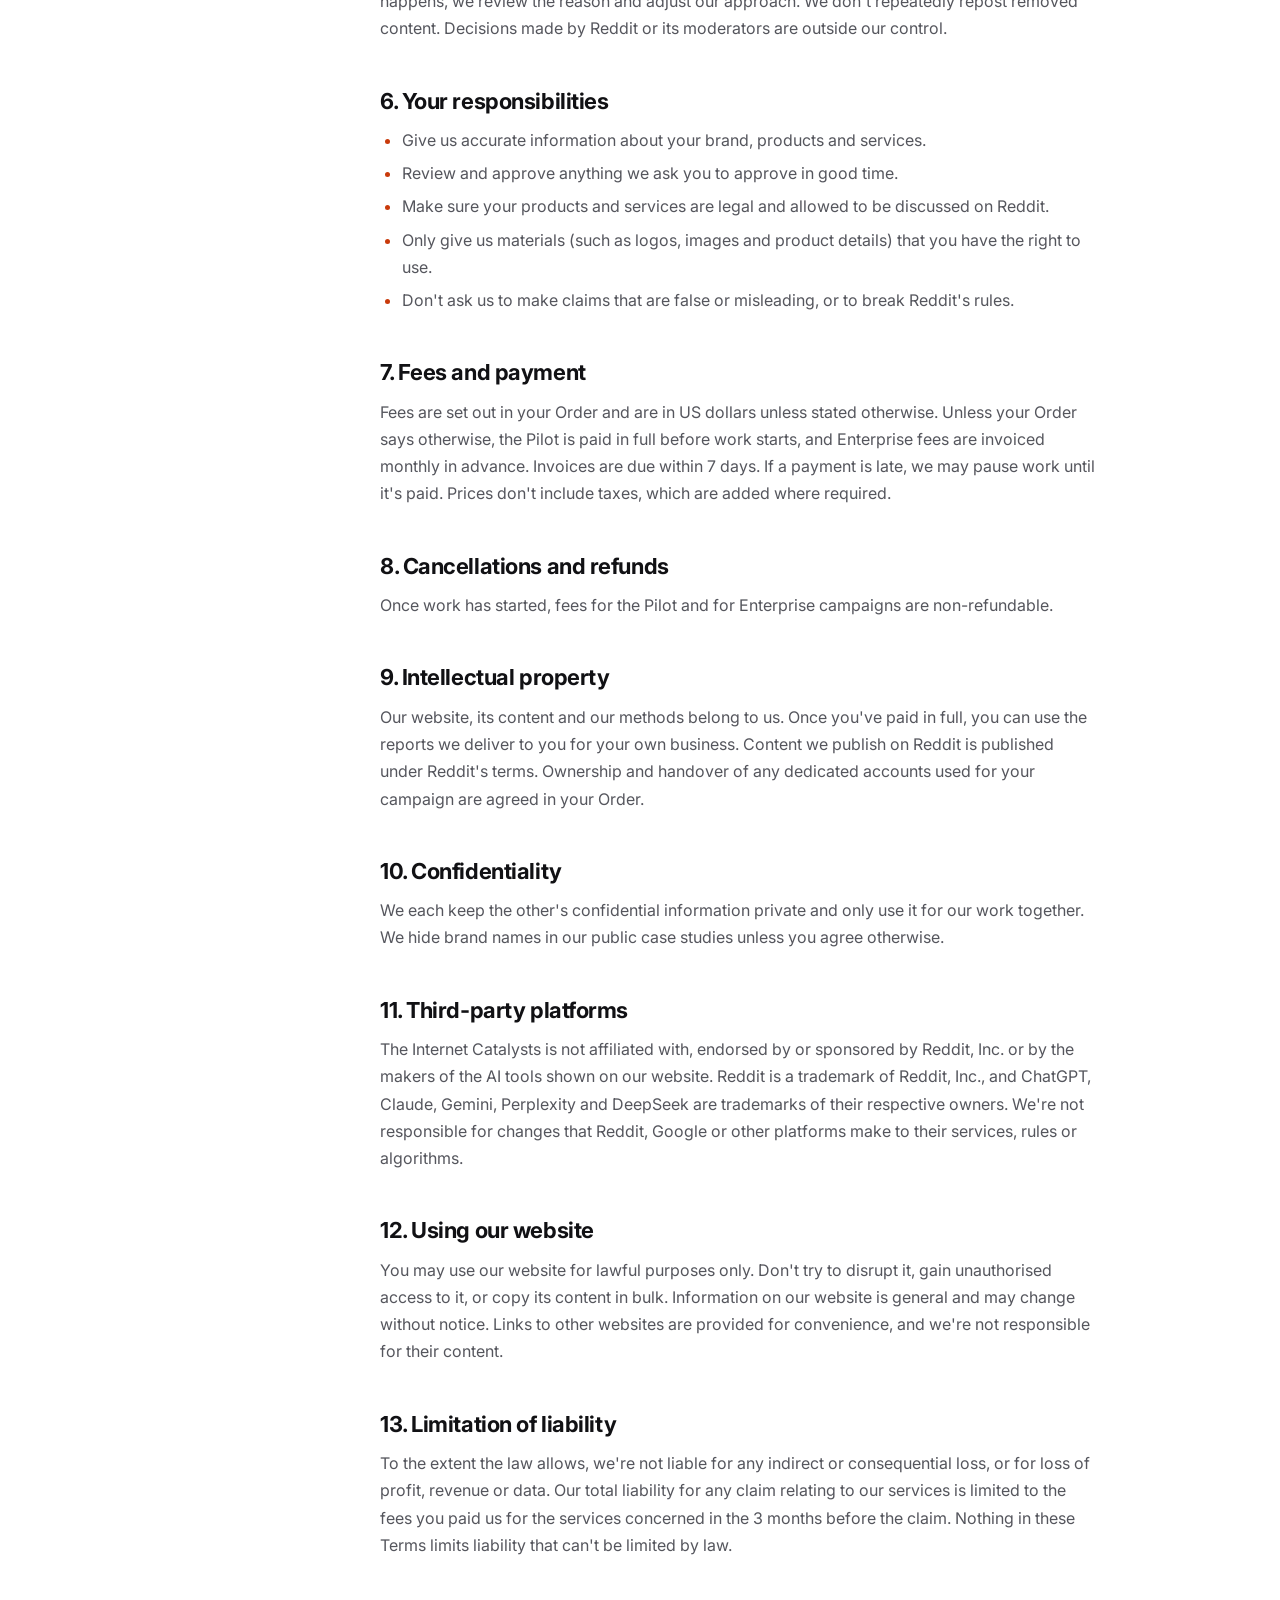
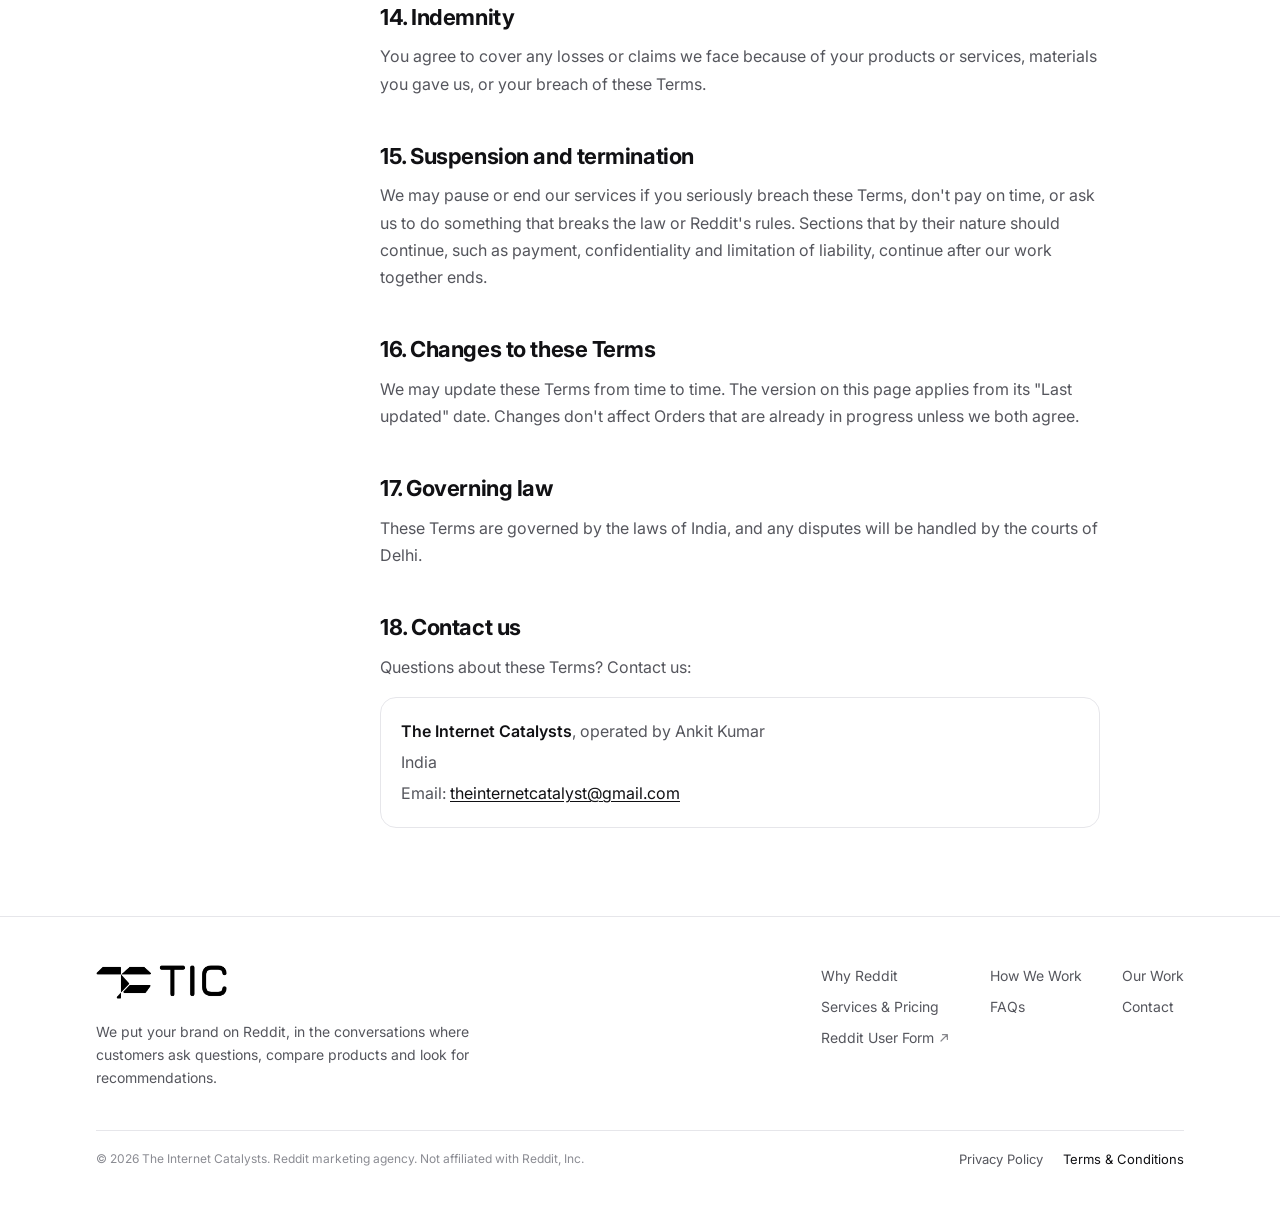
<file: terms-and-conditions.html>
<!doctype html>
<html lang="en">
<head>
  <script>document.documentElement.classList.add("js");setTimeout(function(){var d=document.documentElement;if(!d.classList.contains("reveal-ready"))d.classList.remove("js")},3000)</script>
  <meta charset="utf-8">
  <meta name="viewport" content="width=device-width, initial-scale=1">
  <title>Terms & Conditions · The Internet Catalysts</title>
  <meta name="description" content="The terms that apply to using The Internet Catalysts website and our Reddit marketing services.">
  <meta name="theme-color" content="#ffffff">
  <link rel="icon" href="favicon.ico" sizes="32x32">
  <link rel="icon" href="icon-512.png" type="image/png" sizes="512x512">
  <link rel="apple-touch-icon" href="apple-touch-icon.png">
  <link rel="canonical" href="https://ankit-livid.vercel.app/terms-and-conditions.html">
  <!-- Link previews (WhatsApp, LinkedIn, X, Slack…). If the domain changes, update these URLs. -->
  <meta property="og:type" content="website">
  <meta property="og:site_name" content="The Internet Catalysts">
  <meta property="og:title" content="Terms &amp; Conditions · The Internet Catalysts">
  <meta property="og:description" content="The terms that apply to using The Internet Catalysts website and our Reddit marketing services.">
  <meta property="og:url" content="https://ankit-livid.vercel.app/terms-and-conditions.html">
  <meta property="og:image" content="https://ankit-livid.vercel.app/og-image.png">
  <meta property="og:image:width" content="1200">
  <meta property="og:image:height" content="630">
  <meta property="og:image:alt" content="The Internet Catalysts: We Put Your Brand on Reddit.">
  <meta name="twitter:card" content="summary_large_image">
  <meta name="twitter:title" content="Terms &amp; Conditions · The Internet Catalysts">
  <meta name="twitter:description" content="The terms that apply to using The Internet Catalysts website and our Reddit marketing services.">
  <meta name="twitter:image" content="https://ankit-livid.vercel.app/og-image.png">
  <link rel="preconnect" href="https://fonts.googleapis.com">
  <link rel="preconnect" href="https://fonts.gstatic.com" crossorigin>
  <link rel="stylesheet" href="https://fonts.googleapis.com/css2?family=Inter:wght@400;500;600;700;800;900&display=swap">
  <link rel="stylesheet" href="styles.css">
  <script src="script.js" defer></script>
</head>
<body>
  <svg class="sprite" aria-hidden="true">
    <symbol id="i-chevron" viewBox="0 0 16 16"><path d="M6 3.5 10.5 8 6 12.5" fill="none" stroke="currentColor" stroke-width="1.8" stroke-linecap="round" stroke-linejoin="round"/></symbol>
    <symbol id="i-check" viewBox="0 0 16 16"><path d="m3.5 8.5 3 3 6-7" fill="none" stroke="currentColor" stroke-width="1.8" stroke-linecap="round" stroke-linejoin="round"/></symbol>
    <symbol id="i-mail" viewBox="0 0 16 16"><rect x="2" y="3.5" width="12" height="9" rx="1.8" fill="none" stroke="currentColor" stroke-width="1.4"/><path d="m2.8 4.6 5.2 4 5.2-4" fill="none" stroke="currentColor" stroke-width="1.4" stroke-linecap="round" stroke-linejoin="round"/></symbol>
    <symbol id="i-clock" viewBox="0 0 16 16"><circle cx="8" cy="8" r="5.8" fill="none" stroke="currentColor" stroke-width="1.4"/><path d="M8 5v3.2l2 1.3" fill="none" stroke="currentColor" stroke-width="1.4" stroke-linecap="round" stroke-linejoin="round"/></symbol>
    <symbol id="i-spark" viewBox="0 0 16 16"><path d="M8 1.5c.4 3.3 1.9 4.9 5.5 5.5-3.6.6-5.1 2.2-5.5 5.5-.4-3.3-1.9-4.9-5.5-5.5 3.6-.6 5.1-2.2 5.5-5.5Z" fill="currentColor"/></symbol>
  </svg>

  <div class="dot-field" aria-hidden="true"></div>
  <a class="skip-link" href="#main">Skip to content</a>

  <div class="marquee" data-marquee>
    <ul class="sr-only" aria-label="What we promise">
      <li>Ban Prevention</li><li>Lasting Brand Visibility</li><li>Consistent Execution</li>
    </ul>
    <div class="marquee-track" aria-hidden="true">
      <ul class="marquee-group">
        <li>Ban Prevention<svg class="icon"><use href="#i-spark"/></svg></li>
        <li>Lasting Brand Visibility<svg class="icon"><use href="#i-spark"/></svg></li>
        <li>Consistent Execution<svg class="icon"><use href="#i-spark"/></svg></li>
        <li>Ban Prevention<svg class="icon"><use href="#i-spark"/></svg></li>
        <li>Lasting Brand Visibility<svg class="icon"><use href="#i-spark"/></svg></li>
        <li>Consistent Execution<svg class="icon"><use href="#i-spark"/></svg></li>
        <li>Ban Prevention<svg class="icon"><use href="#i-spark"/></svg></li>
        <li>Lasting Brand Visibility<svg class="icon"><use href="#i-spark"/></svg></li>
        <li>Consistent Execution<svg class="icon"><use href="#i-spark"/></svg></li>
        <li>Ban Prevention<svg class="icon"><use href="#i-spark"/></svg></li>
        <li>Lasting Brand Visibility<svg class="icon"><use href="#i-spark"/></svg></li>
        <li>Consistent Execution<svg class="icon"><use href="#i-spark"/></svg></li>
      </ul>
    </div>
  </div>

  <header class="site-header" data-header>
    <div class="container header-inner">
      <a href="index.html" class="logo"><img src="logo.png" alt="The Internet Catalysts" width="955" height="247"></a>
      <nav class="main-nav" aria-label="Main">
        <ul>
          <li><a href="index.html#why-reddit">Why Reddit</a></li>
          <li><a href="index.html#how-we-work">How We Work</a></li>
          <li><a href="index.html#our-work">Our Work</a></li>
          <li><a href="index.html#services">Services &amp; Pricing</a></li>
          <li><a href="contact.html">Contact</a></li>
        </ul>
      </nav>
      <div class="header-actions">
        <a href="contact.html" class="btn btn-dark btn-sm header-cta">Let's Talk<svg class="icon btn-arrow"><use href="#i-chevron"/></svg></a>
        <button type="button" class="menu-toggle" aria-expanded="false" aria-controls="mobile-nav" aria-label="Open menu">
          <svg viewBox="0 0 20 20" class="icon" aria-hidden="true">
            <path class="menu-icon-open" d="M3 6h14M3 10h14M3 14h14" fill="none" stroke="currentColor" stroke-width="1.8" stroke-linecap="round"/>
            <path class="menu-icon-close" d="M5 5l10 10M15 5 5 15" fill="none" stroke="currentColor" stroke-width="1.8" stroke-linecap="round"/>
          </svg>
        </button>
      </div>
    </div>
    <div id="mobile-nav" class="mobile-nav" hidden>
      <div class="container">
        <ul>
          <li><a href="index.html">Home</a></li>
          <li><a href="index.html#why-reddit">Why Reddit</a></li>
          <li><a href="index.html#how-we-work">How We Work</a></li>
          <li><a href="index.html#our-work">Our Work</a></li>
          <li><a href="index.html#services">Services &amp; Pricing</a></li>
          <li><a href="contact.html">Contact</a></li>
        </ul>
      </div>
    </div>
  </header>

  <main id="main">
    <section class="legal">
      <div class="container">
        <div class="legal-head">
          <p class="eyebrow">Legal</p>
          <h1>Terms &amp; Conditions</h1>
          <p class="legal-updated">Last updated: 25 November 2026</p>
        </div>
        <!-- Details filled in 25 November 2026. A lawyer's review is still recommended. -->

        <div class="legal-grid">
          <nav class="legal-toc" aria-label="On this page">
            <p>On this page</p>
            <ol>
            <li><a href="#services">Our services</a></li>
            <li><a href="#pilot">Pilot package</a></li>
            <li><a href="#enterprise">Enterprise campaigns</a></li>
            <li><a href="#no-guarantees">Results aren't guaranteed</a></li>
            <li><a href="#how-we-work">How we work on Reddit</a></li>
            <li><a href="#your-responsibilities">Your responsibilities</a></li>
            <li><a href="#fees">Fees and payment</a></li>
            <li><a href="#cancellations">Cancellations and refunds</a></li>
            <li><a href="#intellectual-property">Intellectual property</a></li>
            <li><a href="#confidentiality">Confidentiality</a></li>
            <li><a href="#third-parties">Third-party platforms</a></li>
            <li><a href="#website-use">Using our website</a></li>
            <li><a href="#liability">Limitation of liability</a></li>
            <li><a href="#indemnity">Indemnity</a></li>
            <li><a href="#suspension">Suspension and termination</a></li>
            <li><a href="#changes">Changes to these Terms</a></li>
            <li><a href="#governing-law">Governing law</a></li>
            <li><a href="#contact">Contact us</a></li>
            </ol>
          </nav>

          <article class="legal-body">
          <p>These Terms &amp; Conditions ("Terms") apply to your use of this website and to the Reddit marketing services provided by The Internet Catalysts, operated by Ankit Kumar ("we", "us", "our"). By using our website or buying our services, you agree to these Terms. If you're buying on behalf of a business, you confirm you're authorised to accept these Terms for it, and "you" means that business.</p>

          <h2 id="services">1. Our services</h2>
          <p>We provide Reddit marketing services, including thread research, content creation, publishing, community engagement and reporting, and, as an optional add-on, brand subreddit building and management. The exact scope, volume and timeline of each engagement are set out in your proposal, order form or invoice (your "Order"). If your Order and these Terms ever conflict, your Order takes priority.</p>

          <h2 id="pilot">2. Pilot package</h2>
          <p>The Pilot is a one-time package priced at $749. It includes thread research, content creation, publishing, up to 30 Reddit mentions (posts and comments) and a results report, delivered within 15 days of the start date confirmed in your Order. Actual publishing volume depends on campaign requirements and relevant opportunities.</p>

          <h2 id="enterprise">3. Enterprise campaigns</h2>
          <p>Enterprise campaigns are ongoing and priced to your requirements. Your Order sets out the scope, fees, reporting and term, including whether brand subreddit building and management is included. Unless your Order says otherwise, either of us can end an Enterprise campaign with 7 days' written notice.</p>

          <h2 id="no-guarantees">4. Results aren't guaranteed</h2>
          <p>Reddit is an independent platform with its own rules, moderators and ranking systems. We work hard to build your brand's presence, but we can't guarantee specific outcomes such as upvotes, views, traffic, sales, Google rankings or appearances in AI-generated answers. Search visibility and longer-term results can take several months.</p>

          <h2 id="how-we-work">5. How we work on Reddit</h2>
          <ul>
            <li>We follow Reddit's User Agreement, its content policies and the rules of each community we post in.</li>
            <li>We're open about our business relationship with you where that's appropriate.</li>
            <li>We don't use ban evasion or vote manipulation, and we don't post content that's false, misleading, hateful or illegal.</li>
          </ul>
          <p>Reddit and community moderators can remove content or restrict accounts at any time. If that happens, we review the reason and adjust our approach. We don't repeatedly repost removed content. Decisions made by Reddit or its moderators are outside our control.</p>

          <h2 id="your-responsibilities">6. Your responsibilities</h2>
          <ul>
            <li>Give us accurate information about your brand, products and services.</li>
            <li>Review and approve anything we ask you to approve in good time.</li>
            <li>Make sure your products and services are legal and allowed to be discussed on Reddit.</li>
            <li>Only give us materials (such as logos, images and product details) that you have the right to use.</li>
            <li>Don't ask us to make claims that are false or misleading, or to break Reddit's rules.</li>
          </ul>

          <h2 id="fees">7. Fees and payment</h2>
          <p>Fees are set out in your Order and are in US dollars unless stated otherwise. Unless your Order says otherwise, the Pilot is paid in full before work starts, and Enterprise fees are invoiced monthly in advance. Invoices are due within 7 days. If a payment is late, we may pause work until it's paid. Prices don't include taxes, which are added where required.</p>

          <h2 id="cancellations">8. Cancellations and refunds</h2>
          <p>Once work has started, fees for the Pilot and for Enterprise campaigns are non-refundable.</p>

          <h2 id="intellectual-property">9. Intellectual property</h2>
          <p>Our website, its content and our methods belong to us. Once you've paid in full, you can use the reports we deliver to you for your own business. Content we publish on Reddit is published under Reddit's terms. Ownership and handover of any dedicated accounts used for your campaign are agreed in your Order.</p>

          <h2 id="confidentiality">10. Confidentiality</h2>
          <p>We each keep the other's confidential information private and only use it for our work together. We hide brand names in our public case studies unless you agree otherwise.</p>

          <h2 id="third-parties">11. Third-party platforms</h2>
          <p>The Internet Catalysts is not affiliated with, endorsed by or sponsored by Reddit, Inc. or by the makers of the AI tools shown on our website. Reddit is a trademark of Reddit, Inc., and ChatGPT, Claude, Gemini, Perplexity and DeepSeek are trademarks of their respective owners. We're not responsible for changes that Reddit, Google or other platforms make to their services, rules or algorithms.</p>

          <h2 id="website-use">12. Using our website</h2>
          <p>You may use our website for lawful purposes only. Don't try to disrupt it, gain unauthorised access to it, or copy its content in bulk. Information on our website is general and may change without notice. Links to other websites are provided for convenience, and we're not responsible for their content.</p>

          <h2 id="liability">13. Limitation of liability</h2>
          <p>To the extent the law allows, we're not liable for any indirect or consequential loss, or for loss of profit, revenue or data. Our total liability for any claim relating to our services is limited to the fees you paid us for the services concerned in the 3 months before the claim. Nothing in these Terms limits liability that can't be limited by law.</p>

          <h2 id="indemnity">14. Indemnity</h2>
          <p>You agree to cover any losses or claims we face because of your products or services, materials you gave us, or your breach of these Terms.</p>

          <h2 id="suspension">15. Suspension and termination</h2>
          <p>We may pause or end our services if you seriously breach these Terms, don't pay on time, or ask us to do something that breaks the law or Reddit's rules. Sections that by their nature should continue, such as payment, confidentiality and limitation of liability, continue after our work together ends.</p>

          <h2 id="changes">16. Changes to these Terms</h2>
          <p>We may update these Terms from time to time. The version on this page applies from its "Last updated" date. Changes don't affect Orders that are already in progress unless we both agree.</p>

          <h2 id="governing-law">17. Governing law</h2>
          <p>These Terms are governed by the laws of India, and any disputes will be handled by the courts of Delhi.</p>

          <h2 id="contact">18. Contact us</h2>
          <p>Questions about these Terms? Contact us:</p>
          <div class="legal-contact">
            <p><b>The Internet Catalysts</b>, operated by Ankit Kumar</p>
            <p>India</p>
            <p>Email: <a href="mailto:theinternetcatalyst@gmail.com">theinternetcatalyst@gmail.com</a></p>
          </div>
          </article>
        </div>
      </div>
    </section>
  </main>

  <footer class="site-footer">
    <div class="container footer-inner">
      <div class="footer-brand">
        <a href="index.html" class="logo logo--footer"><img src="logo.png" alt="The Internet Catalysts" width="955" height="247" loading="lazy"></a>
        <p>We put your brand on Reddit, in the conversations where customers ask questions, compare products and look for recommendations.</p>
      </div>
      <nav aria-label="Footer">
        <ul class="footer-links">
          <li><a href="index.html#why-reddit">Why Reddit</a></li>
          <li><a href="index.html#how-we-work">How We Work</a></li>
          <li><a href="index.html#our-work">Our Work</a></li>
          <li><a href="index.html#services">Services &amp; Pricing</a></li>
          <li><a href="index.html#faqs">FAQs</a></li>
          <li><a href="contact.html">Contact</a></li>
          <li><a href="reddit-user-form.html" target="_blank" rel="noopener">Reddit User Form<svg class="icon footer-ext" viewBox="0 0 16 16" aria-hidden="true"><path d="M6 3.5h6.5V10M12.5 3.5 4 12" fill="none" stroke="currentColor" stroke-width="1.6" stroke-linecap="round" stroke-linejoin="round"/></svg><span class="sr-only"> (opens in a new tab)</span></a></li>
        </ul>
      </nav>
    </div>
    <div class="container footer-bottom">
      <p class="copyright">© 2026 The Internet Catalysts. Reddit marketing agency. Not affiliated with Reddit, Inc.</p>
      <ul class="footer-legal">
        <li><a href="privacy-policy.html">Privacy Policy</a></li>
        <li><a href="terms-and-conditions.html" aria-current="page">Terms &amp; Conditions</a></li>
      </ul>
    </div>
  </footer>
</body>
</html>
</file>
<file: styles.css>
/* =========================================================================
   The Internet Catalysts — styles
   Plain CSS, no framework. Breakpoints: 640px (sm), 768px (md), 1024px (lg).
   ========================================================================= */

:root {
  --ink: #111114;
  --body: #55565d;
  --muted: #8b8c93;
  --line: #e6e6ea;
  --subtle: #f4f4f6;

  --accent: #c93a0b;        /* buttons */
  --accent-hover: #ad3109;
  --accent-soft: #fff1ea;
  --orange: #ff5a1f;        /* Reddit-style highlights in mock-ups */
  --orange-light: #ff7a45;
  --chart: #e0480b;

  --radius-card: 22px;
  --font: "Inter", ui-sans-serif, system-ui, -apple-system, "Segoe UI", sans-serif;
  color-scheme: light;
}

/* ---------- Reset ---------- */
*, *::before, *::after { box-sizing: border-box; }
* { margin: 0; }
html { scroll-behavior: smooth; -webkit-text-size-adjust: 100%; }
body {
  min-height: 100vh;
  background: #fff;
  color: var(--ink);
  font-family: var(--font);
  line-height: 1.5;
  -webkit-font-smoothing: antialiased;
  -moz-osx-font-smoothing: grayscale;
}
img, svg { display: block; }
a { color: inherit; text-decoration: none; }
ul, ol { list-style: none; padding: 0; }
button { font: inherit; color: inherit; background: none; border: 0; cursor: pointer; }
h1, h2, h3, h4 { font-weight: inherit; font-size: inherit; }
b { font-weight: 600; }
mark { background: none; color: inherit; }
table { border-collapse: collapse; }
[hidden] { display: none !important; }

@media (prefers-reduced-motion: reduce) {
  html { scroll-behavior: auto; }
}

/* ---------- Helpers ---------- */
.sprite { position: absolute; width: 0; height: 0; overflow: hidden; }
.icon { width: 1em; height: 1em; flex-shrink: 0; }
.sr-only {
  position: absolute; width: 1px; height: 1px; padding: 0; margin: -1px;
  overflow: hidden; clip: rect(0, 0, 0, 0); white-space: nowrap; border: 0;
}
.skip-link {
  position: absolute; left: -9999px; top: 16px; z-index: 60;
  background: var(--ink); color: #fff; padding: 8px 16px; border-radius: 8px; font-size: 14px;
}
.skip-link:focus { left: 16px; }

.container { width: 100%; max-width: 1152px; margin: 0 auto; padding: 0 20px; }
@media (min-width: 640px) { .container { padding: 0 32px; } }

/* Faint dotted background that fades out toward the centre */
.dot-field {
  position: fixed; inset: 0; z-index: -1; pointer-events: none; opacity: .7;
  background-image: radial-gradient(#d4d4da 1px, transparent 1.2px);
  background-size: 22px 22px;
  -webkit-mask-image: radial-gradient(ellipse 70% 60% at 50% 40%, transparent 35%, #000 100%);
  mask-image: radial-gradient(ellipse 70% 60% at 50% 40%, transparent 35%, #000 100%);
}

.eyebrow {
  font-size: 11px; font-weight: 600; letter-spacing: .22em; text-transform: uppercase; color: var(--muted);
}

/* Placeholder badge — marks stand-in visuals/numbers. Before launch, hide them all with:
   .placeholder-badge { display: none; }  */
.placeholder-badge {
  display: inline-flex; align-items: center;
  border: 1px dashed #fbbf24; background: #fffbeb; color: #b45309;
  border-radius: 999px; padding: 2px 8px;
  font-size: 10px; font-weight: 600; letter-spacing: .05em; text-transform: uppercase;
}

/* ---------- Buttons ---------- */
.btn {
  display: inline-flex; align-items: center; justify-content: center; gap: 6px;
  border-radius: 12px; font-weight: 600; white-space: nowrap;
  transition: background-color .15s ease, color .15s ease;
}
.btn:focus-visible { outline: 2px solid var(--accent); outline-offset: 2px; }
.btn-sm { height: 36px; padding: 0 16px; font-size: 14px; }
.btn-md { height: 44px; padding: 0 20px; font-size: 14px; }
.btn-lg { height: 48px; padding: 0 24px; font-size: 15px; }
.btn-block { width: 100%; }
.btn-accent { background: var(--accent); color: #fff; box-shadow: 0 1px 2px rgba(201, 58, 11, .2); }
.btn-accent:hover { background: var(--accent-hover); }
.btn-dark { background: var(--ink); color: #fff; }
.btn-dark:hover { background: #000; }
.btn-light { background: #fff; color: var(--ink); }
.btn-light:hover { background: #f4f4f5; }
.btn-arrow { font-size: 16px; transition: transform .15s ease; }
.btn:hover .btn-arrow { transform: translateX(2px); }

/* ---------- Sliding top bar ---------- */
.marquee { position: relative; overflow: hidden; background: #000; color: #fff; }
.marquee-track { display: flex; width: max-content; }
.marquee-group { display: flex; flex-shrink: 0; }
.marquee-group li {
  display: flex; align-items: center; gap: 24px; padding: 10px 24px 10px 0;
  font-size: 14px; font-weight: 600; letter-spacing: -.025em; white-space: nowrap;
}
.marquee-group .icon { font-size: 12px; color: var(--orange-light); }
@media (min-width: 640px) { .marquee-group li { gap: 40px; padding-right: 40px; } }

@keyframes marquee { from { transform: translateX(0); } to { transform: translateX(-50%); } }
.marquee.is-running .marquee-track { animation: marquee 40s linear infinite; }
.marquee:hover .marquee-track { animation-play-state: paused; }
@media (prefers-reduced-motion: reduce) { .marquee.is-running .marquee-track { animation: none; } }

/* ---------- Header ---------- */
.site-header {
  position: sticky; top: 0; z-index: 50;
  transition: background-color .3s ease, box-shadow .3s ease;
}
.site-header.is-scrolled, .site-header.is-open {
  background: rgba(255, 255, 255, .85);
  box-shadow: 0 1px 0 0 var(--line);
  -webkit-backdrop-filter: blur(12px);
  backdrop-filter: blur(12px);
}
.header-inner { display: flex; align-items: center; justify-content: space-between; gap: 24px; height: 64px; }
.logo { display: inline-flex; align-items: center; flex-shrink: 0; }
.logo img { display: block; width: auto; height: 26px; }
.logo--footer img { height: 32px; }
.logo:focus-visible { outline: 2px solid var(--accent); outline-offset: 4px; border-radius: 4px; }
@media (min-width: 640px) { .logo img { height: 30px; } .logo--footer img { height: 34px; } }
.main-nav { display: none; }
.main-nav ul { display: flex; align-items: center; gap: 28px; }
.main-nav a { font-size: 14px; color: var(--body); transition: color .15s ease; }
.main-nav a:hover, .main-nav a[aria-current="page"] { color: var(--ink); }
.main-nav a[aria-current="page"] { font-weight: 500; }
.header-actions { display: flex; align-items: center; gap: 8px; }
.header-cta { display: none; }
.menu-toggle {
  display: inline-flex; align-items: center; justify-content: center;
  width: 40px; height: 40px; border-radius: 8px; color: var(--ink);
}
.menu-toggle:hover { background: var(--subtle); }
.menu-toggle .icon { font-size: 20px; }
.menu-icon-close { display: none; }
.menu-toggle[aria-expanded="true"] .menu-icon-open { display: none; }
.menu-toggle[aria-expanded="true"] .menu-icon-close { display: inline; }
.mobile-nav { border-top: 1px solid var(--line); background: #fff; }
.mobile-nav .container { padding-top: 16px; padding-bottom: 16px; }
.mobile-nav a:not(.btn) {
  display: block; border-radius: 8px; padding: 12px 8px; font-size: 16px; font-weight: 500; color: var(--ink);
}
.mobile-nav a:not(.btn):hover { background: var(--subtle); }
.mobile-nav .btn { margin-top: 12px; }

@media (min-width: 640px) { .header-cta { display: inline-flex; } }
@media (min-width: 768px) {
  .main-nav { display: block; }
  .menu-toggle, .mobile-nav { display: none !important; }
}

/* ---------- Sections ---------- */
.section { padding: 32px 0; scroll-margin-top: 80px; }
@media (min-width: 640px) { .section { padding: 48px 0; } }

.section-head { max-width: 768px; margin: 0 auto; text-align: center; }
.section-head h2 {
  margin-top: 16px; font-size: 36px; line-height: 40px; font-weight: 700;
  letter-spacing: -.035em; color: var(--ink); text-wrap: balance;
}
.section-body { max-width: 672px; margin: 20px auto 0; font-size: 16px; line-height: 1.625; color: var(--body); text-wrap: pretty; }
.section-body p + p { margin-top: 4px; }
@media (min-width: 640px) {
  .section-head h2 { font-size: 48px; line-height: 1; }
  .section-body { font-size: 18px; }
}

.note-center { margin-top: 56px; text-align: center; font-size: 14px; color: var(--muted); }
.note-center--tight { margin-top: 24px; }

/* ---------- Hero ---------- */
.hero { padding: 56px 0 40px; }
@media (min-width: 640px) { .hero { padding-top: 80px; } }
.hero-copy { max-width: 768px; margin: 0 auto; text-align: center; }
.hero h1 {
  font-size: 48px; line-height: 1.02; font-weight: 700; letter-spacing: -.045em; color: var(--ink); text-wrap: balance;
}
.hero-body { max-width: 672px; margin: 24px auto 0; font-size: 16px; line-height: 1.625; color: var(--body); text-wrap: pretty; }
.hero-body p + p { margin-top: 8px; }
.hero-cta { margin-top: 32px; display: flex; justify-content: center; }
.hero-demo { margin-top: 48px; }
@media (min-width: 640px) {
  .hero h1 { font-size: 72px; }
  .hero-body { font-size: 18px; }
}

/* ---------- Hero demo (stand-in for the video) ---------- */
.demo {
  position: relative; overflow: hidden; border-radius: var(--radius-card);
  background: #0d0e12; box-shadow: 0 0 0 1px rgba(0, 0, 0, .1);
}
.demo-glow {
  position: absolute; top: -160px; left: 50%; width: 960px; height: 320px; transform: translateX(-50%);
  border-radius: 999px; background: rgba(255, 90, 31, .15); filter: blur(64px); pointer-events: none;
}
.demo-stage { position: relative; display: grid; grid-template-columns: minmax(0, 1fr); padding: 32px 16px 96px; }
@media (min-width: 640px) { .demo-stage { padding: 48px 40px 96px; } }
@media (min-width: 768px) { .demo-stage { padding-left: 64px; padding-right: 64px; } }

.demo-scene { grid-area: 1 / 1; min-width: 0; transition: opacity .4s ease; }
.demo-scene[data-active="false"] { opacity: 0; pointer-events: none; }
.demo-scene[data-active="true"] { opacity: 1; }

/* staggered entrance: each item sets --d (delay) inline */
.demo-item { opacity: 0; transform: translateY(10px); }
.demo-scene[data-active="true"] .demo-item {
  opacity: 1; transform: none;
  transition: opacity .5s ease, transform .5s ease; transition-delay: var(--d, 0ms);
}
.demo-highlight {
  position: relative; margin: 0 -12px; padding: 12px; border-radius: 12px;
  box-shadow: 0 0 0 0 rgba(255, 90, 31, 0);
  transition: box-shadow .5s ease, background-color .5s ease;
}
.demo-scene[data-active="true"] .demo-highlight {
  box-shadow: 0 0 0 2px rgba(255, 90, 31, .9);
  background-color: rgba(255, 90, 31, .08);
  transition-delay: var(--d, 0ms);
}
.demo-tag {
  position: absolute; top: -10px; right: 12px; z-index: 1;
  border-radius: 999px; background: var(--orange); color: #fff; padding: 2px 8px;
  font-size: 10px; font-weight: 700; letter-spacing: .05em; text-transform: uppercase;
  opacity: 0; transform: scale(.9);
}
.demo-scene[data-active="true"] .demo-tag {
  opacity: 1; transform: none; transition: opacity .4s ease, transform .4s ease; transition-delay: var(--d, 0ms);
}

.demo-switch {
  position: absolute; left: 0; right: 0; bottom: 0;
  display: flex; justify-content: center; gap: 8px; padding: 16px;
}
@media (min-width: 640px) { .demo-switch { gap: 12px; padding: 24px; } }
.demo-tab {
  position: relative; width: 160px; overflow: hidden; border-radius: 8px; padding: 8px 12px 12px;
  text-align: left; font-size: 11px; font-weight: 500; line-height: 1.45;
  background: rgba(255, 255, 255, .04); color: #a1a1aa; transition: color .15s ease, background-color .15s ease;
}
.demo-tab:hover { color: #e4e4e7; }
.demo-tab.is-active, .demo-tab[aria-pressed="true"] { background: rgba(255, 255, 255, .1); color: #fff; }
.demo-num { margin-right: 6px; color: #71717a; font-variant-numeric: tabular-nums; }
.demo-bar {
  position: absolute; left: 12px; right: 12px; bottom: 6px; height: 2px;
  overflow: hidden; border-radius: 999px; background: rgba(255, 255, 255, .1);
}
.demo-progress { display: block; height: 100%; border-radius: 999px; background: var(--orange); transform: scaleX(0); transform-origin: left; }
@keyframes demo-progress { from { transform: scaleX(0); } to { transform: scaleX(1); } }
.demo-tab.is-active .demo-progress { animation: demo-progress var(--dur, 7500ms) linear forwards; }
@media (min-width: 640px) { .demo-tab { width: 240px; font-size: 12px; } }

@media (prefers-reduced-motion: reduce) {
  .demo-item, .demo-tag,
  .demo-scene[data-active="true"] .demo-item,
  .demo-scene[data-active="true"] .demo-tag { opacity: 1; transform: none; transition: none; }
  .demo-tab.is-active .demo-progress { animation: none; transform: scaleX(1); }
}

/* thread card (dark) */
.thread-card, .sub-card {
  max-width: 768px; margin: 0 auto; text-align: left;
  border: 1px solid rgba(255, 255, 255, .1); border-radius: 16px; background: #16181d;
}
.thread-card { padding: 16px; }
@media (min-width: 640px) { .thread-card { padding: 24px; } }
.t-meta { display: flex; align-items: center; gap: 8px; font-size: 12px; color: #a1a1aa; }
.t-strong { font-weight: 600; color: #e4e4e7; }
.t-white { color: #fff; }
.t-dim { color: #71717a; }
.t-title { margin-top: 12px; font-size: 16px; line-height: 1.375; font-weight: 600; color: #fff; }
.t-body { display: none; margin-top: 8px; font-size: 14px; color: #a1a1aa; }
.t-actions { margin-top: 12px; display: flex; align-items: center; gap: 8px; }
.t-comments { margin-top: 20px; padding-top: 16px; border-top: 1px solid rgba(255, 255, 255, .1); }
.t-comments > * + * { margin-top: 12px; }
@media (min-width: 640px) {
  .t-title { font-size: 20px; }
  .t-body { display: block; }
}

.comment { display: flex; gap: 12px; }
.comment-main { min-width: 0; flex: 1; }
.comment-meta { font-size: 12px; color: #a1a1aa; }
.comment-text { margin-top: 4px; font-size: 13px; line-height: 1.625; color: #d4d4d8; }
.comment .score { margin-top: 8px; }
@media (min-width: 640px) { .thread-card .comment-text { font-size: 14px; } }
.reply { margin: 12px 0 0 32px; padding-left: 16px; border-left: 1px solid rgba(255, 255, 255, .1); }

/* light comment (inside "On your own" mock-ups) */
.comment--light .comment-meta { color: var(--muted); }
.comment--light .comment-meta b { color: var(--ink); }
.comment--light .comment-text { color: var(--body); line-height: 1.5; }
.comment--light .score { margin-top: 6px; }
.removed-text { margin-top: 4px; font-size: 13px; font-style: italic; color: var(--muted); }
.rule {
  margin-top: 6px; display: inline-flex; align-items: center; gap: 4px;
  border-radius: 6px; background: #fff; padding: 2px 6px; box-shadow: 0 0 0 1px var(--line);
  font-size: 11px; font-weight: 500; color: var(--body);
}
.rule .icon { font-size: 12px; color: #059669; }
.light-reply { margin-top: 8px; padding-left: 12px; border-left: 2px solid var(--line); }
.light-reply .comment-text { margin-top: 0; }

/* subreddit card (dark) */
.sub-card { overflow: hidden; }
.sub-banner { height: 64px; background: linear-gradient(to right, #ff5a1f, #ff8a3d, #f6ae00); }
.sub-body { padding: 0 16px 20px; }
.sub-head { margin-top: -28px; display: flex; align-items: flex-end; gap: 12px; }
.sub-icon {
  display: flex; align-items: center; justify-content: center; flex-shrink: 0;
  width: 56px; height: 56px; border-radius: 999px; border: 4px solid #16181d; background: #fff;
  font-size: 18px; font-weight: 900; color: var(--orange);
}
.sub-name { min-width: 0; flex: 1; padding-bottom: 4px; }
.sub-title { font-size: 18px; font-weight: 700; color: #fff; }
.sub-desc { font-size: 12px; color: #a1a1aa; overflow: hidden; text-overflow: ellipsis; white-space: nowrap; }
.sub-joined {
  display: none; margin-bottom: 4px; border-radius: 999px; background: #fff; color: var(--ink);
  padding: 6px 16px; font-size: 12px; font-weight: 700;
}
.sub-stats { margin-top: 16px; display: flex; gap: 24px; font-size: 12px; }
.sub-stats b { display: block; font-size: 16px; font-weight: 700; color: #fff; }
.sub-stats span { color: #a1a1aa; }
.online-dot { display: inline-block; width: 8px; height: 8px; margin-right: 4px; border-radius: 999px; background: #34d399; vertical-align: middle; }
.sub-posts { margin-top: 20px; }
.sub-post + .sub-post { margin-top: 8px; }
.sub-post {
  display: flex; align-items: center; gap: 12px; padding: 12px;
  border: 1px solid rgba(255, 255, 255, .08); border-radius: 12px; background: rgba(255, 255, 255, .03);
}
.sub-post-main { min-width: 0; flex: 1; }
.sub-post-title { font-size: 13px; font-weight: 600; color: #f4f4f5; overflow: hidden; text-overflow: ellipsis; white-space: nowrap; }
.sub-post-title .pin { margin-right: 6px; color: #34d399; }
.sub-post-meta { margin-top: 2px; font-size: 11px; color: #71717a; }
.sub-post-comments { display: none; align-items: center; gap: 4px; font-size: 11px; font-weight: 600; color: #a1a1aa; }
.sub-post-comments .icon { font-size: 12px; }
@media (min-width: 640px) {
  .sub-banner { height: 80px; }
  .sub-body { padding: 0 24px 20px; }
  .sub-icon { width: 64px; height: 64px; }
  .sub-title { font-size: 20px; }
  .sub-joined { display: inline-block; }
  .sub-post-title { font-size: 14px; }
  .sub-post-comments { display: inline-flex; }
}

/* ---------- Shared mock-up bits ---------- */
.avatar {
  display: inline-flex; align-items: center; justify-content: center; flex-shrink: 0;
  width: 24px; height: 24px; border-radius: 999px; background: var(--c, #8b5cf6);
  font-size: 10px; font-weight: 700; color: #fff; text-transform: uppercase;
}
.avatar-xs { width: 16px; height: 16px; font-size: 8px; }

.score {
  display: inline-flex; align-items: center; gap: 4px; border-radius: 999px; padding: 2px 8px;
  font-size: 11px; font-weight: 600; background: #f4f4f5; color: #52525b;
}
.score .icon { font-size: 12px; }
.score--dark { background: rgba(255, 255, 255, .08); color: #d4d4d8; }
.score--ring { background: #fff; box-shadow: 0 0 0 1px var(--line); }
.score--white { background: #fff; }
.score--sm { font-size: 10px; }
.score.is-up .icon:first-child, .score.is-up span { color: var(--orange); }
.score.is-down .icon:last-child, .score.is-down span { color: #6366f1; }

.pill { display: inline-flex; align-items: center; gap: 4px; border-radius: 999px; padding: 2px 8px; font-size: 11px; font-weight: 600; }
.pill .icon { font-size: 12px; }
.pill--dark { background: rgba(255, 255, 255, .08); color: #d4d4d8; }
.pill--light { background: #f4f4f5; color: #52525b; font-size: 10px; }

.mock { height: 100%; padding: 20px; }
.mock--tight { padding: 20px; }
@media (min-width: 640px) { .mock { padding: 28px; } .mock--tight { padding: 20px; } }
.mock-label { font-size: 12px; font-weight: 600; color: var(--muted); }

.skeleton { margin-top: 12px; opacity: .6; }
.skeleton span { display: block; height: 10px; border-radius: 999px; background: #f4f4f5; }
.skeleton span:first-child { background: #e4e4e7; }
.skeleton span + span { margin-top: 8px; }

/* ---------- Gradient frames (L-shaped colour frame around a white panel) ---------- */
.frame {
  position: relative; overflow: hidden; border-radius: var(--radius-card); padding-top: 32px;
  background: linear-gradient(to bottom, var(--from), var(--to));
  box-shadow: 0 0 0 1px rgba(0, 0, 0, .05);
}
.frame--left { padding-left: 32px; }
.frame--right { padding-right: 32px; }
.frame-panel { position: relative; height: 100%; background: #fff; }
.frame--left .frame-panel { border-top-left-radius: 14px; }
.frame--right .frame-panel { border-top-right-radius: 14px; }
.frame > .placeholder-badge { position: absolute; top: 8px; right: 16px; z-index: 2; }
.frame--right > .placeholder-badge { right: auto; left: 16px; }
@media (min-width: 640px) {
  .frame { padding-top: 44px; }
  .frame--left { padding-left: 44px; }
  .frame--right { padding-right: 44px; }
  .frame > .placeholder-badge { top: 14px; }
}
.frame--blue   { --from: #0b74d6; --to: #021426; }
.frame--orange { --from: #fb8c3c; --to: #3b1903; }
.frame--red    { --from: #f84a0a; --to: #3a0e02; }
.frame--amber  { --from: #f6ae00; --to: #3a2602; }

/* ---------- Why Reddit ---------- */
.features { margin-top: 64px; }
.features > * + * { margin-top: 64px; }
.feature, .case {
  display: grid; grid-template-columns: minmax(0, 1fr); align-items: center; gap: 40px;
}
.feature-text, .case-text { max-width: 448px; }
.feature-title {
  margin-top: 12px; font-size: 36px; line-height: 1.05; font-weight: 700; letter-spacing: -.035em;
  color: var(--ink); text-wrap: balance;
}
.feature-text > p:last-child, .case-text > p:not(.eyebrow) {
  margin-top: 16px; font-size: 16px; line-height: 1.625; color: var(--body); text-wrap: pretty;
}
@media (min-width: 640px) {
  .features { margin-top: 80px; }
  .features > * + * { margin-top: 96px; }
  .feature-title { font-size: 42px; }
}
@media (min-width: 768px) {
  .feature, .case { grid-template-columns: minmax(0, 5fr) minmax(0, 7fr); gap: 56px; }
  .feature--flip { grid-template-columns: minmax(0, 7fr) minmax(0, 5fr); }
  .feature--flip .feature-text { order: 2; }
}

/* communities */
.community-grid { margin-top: 16px; display: grid; grid-template-columns: minmax(0, 1fr); gap: 10px; }
.community {
  display: flex; align-items: center; gap: 12px; padding: 10px;
  border: 1px solid var(--line); border-radius: 12px; background: #fff;
}
.community:nth-child(n + 6) { display: none; }
.community-icon {
  display: flex; align-items: center; justify-content: center; flex-shrink: 0;
  width: 32px; height: 32px; border-radius: 999px; background: var(--c); color: #fff; font-size: 12px; font-weight: 700;
}
.community-main { min-width: 0; flex: 1; }
.community-name { font-size: 13px; font-weight: 600; color: var(--ink); overflow: hidden; text-overflow: ellipsis; white-space: nowrap; }
.community-topic { font-size: 11px; color: var(--muted); }
.join { border-radius: 999px; background: var(--ink); color: #fff; padding: 4px 10px; font-size: 10px; font-weight: 700; }
@media (min-width: 640px) {
  .community-grid { grid-template-columns: repeat(2, minmax(0, 1fr)); }
  .community:nth-child(n + 6) { display: flex; }
}

/* search results mock */
.serp-search {
  display: flex; align-items: center; gap: 8px; padding: 10px 16px;
  border: 1px solid var(--line); border-radius: 999px; box-shadow: 0 1px 2px rgba(0, 0, 0, .05);
}
.serp-search .icon { color: var(--muted); }
.serp-search span { font-size: 14px; color: var(--ink); overflow: hidden; text-overflow: ellipsis; white-space: nowrap; }
.serp-tabs { margin-top: 8px; display: flex; gap: 16px; padding: 0 4px 8px; border-bottom: 1px solid var(--line); font-size: 12px; color: var(--muted); }
.serp-tabs .is-active { color: var(--ink); font-weight: 600; box-shadow: inset 0 -2px 0 var(--ink); padding-bottom: 8px; margin-bottom: -8px; }
.serp-label { margin-top: 16px; font-size: 11px; font-weight: 600; letter-spacing: .05em; text-transform: uppercase; color: var(--muted); }
.serp-result { margin-top: 8px; padding: 16px; border: 1px solid var(--line); border-radius: 12px; }
.serp-source { display: flex; align-items: center; gap: 8px; font-size: 11px; color: var(--muted); }
.serp-source b { font-weight: 500; color: var(--ink); }
.serp-title { margin-top: 6px; font-size: 15px; line-height: 1.375; font-weight: 500; color: #1a0dab; }
.serp-snippet { margin-top: 4px; font-size: 12px; line-height: 1.625; color: var(--body); }
.serp-meta { margin-top: 8px; display: flex; align-items: center; gap: 4px; font-size: 11px; color: var(--muted); }
.serp-meta .icon { font-size: 12px; }

/* AI answer mock */
.ai-logos { display: flex; flex-wrap: wrap; gap: 8px; }
.ai-logos li {
  display: flex; align-items: center; justify-content: center; width: 38px; height: 38px;
  border: 1px solid var(--line); border-radius: 11px; background: #fff;
  box-shadow: 0 1px 2px rgba(17, 17, 20, .06);
}
.ai-logos img { display: block; width: 20px; height: 20px; }
.ai-chat { margin-top: 18px; }
.ai-question { display: flex; justify-content: flex-end; }
.ai-question p {
  max-width: 80%; border-radius: 16px 16px 6px 16px; background: var(--ink); color: #fff;
  padding: 8px 14px; font-size: 13px;
}
.ai-answer { margin-top: 12px; display: flex; gap: 10px; }
.ai-icon {
  display: flex; align-items: center; justify-content: center; flex-shrink: 0;
  width: 24px; height: 24px; border-radius: 999px; background: var(--accent-soft); color: var(--accent);
}
.ai-icon .icon { font-size: 14px; }
.ai-text { min-width: 0; flex: 1; font-size: 13px; line-height: 1.625; color: var(--body); }
.ai-text p + p { margin-top: 6px; }
.ai-text mark { border-radius: 4px; background: var(--accent-soft); padding: 0 4px; font-weight: 600; color: var(--ink); }
.ai-sources { margin-top: 10px; display: flex; flex-wrap: wrap; gap: 6px; }
.ai-sources span {
  border: 1px solid var(--line); border-radius: 999px; background: #fff; padding: 2px 8px;
  font-size: 10px; font-weight: 500; color: var(--muted);
}

/* ---------- The challenge ---------- */
.compare { margin-top: 56px; display: grid; grid-template-columns: minmax(0, 1fr); gap: 20px; }
@media (min-width: 1024px) { .compare { grid-template-columns: repeat(2, minmax(0, 1fr)); } }

.own-card { border: 1px solid var(--line); border-radius: var(--radius-card); background: #fff; padding: 24px; }
.own-card > h3 { font-size: 18px; font-weight: 600; letter-spacing: -.025em; color: var(--ink); }
.own-sub { font-size: 14px; color: var(--muted); }
.problems { margin-top: 24px; }
.problems > li + li { margin-top: 28px; }
.problems h4 { font-size: 15px; font-weight: 600; color: var(--ink); }
.problems h4 .num { margin-right: 8px; color: var(--muted); font-variant-numeric: tabular-nums; }
.problems > li > p { margin-top: 6px; font-size: 14px; line-height: 1.625; color: var(--body); }
.problems .shell { margin-top: 12px; }
@media (min-width: 640px) { .own-card { padding: 32px; } }

/* "That's where we come in." — leads from the problems into How We Work */
.bridge {
  margin-top: 28px; padding-top: 24px; border-top: 1px solid var(--line);
  display: flex; align-items: center; gap: 10px;
  font-size: 17px; font-weight: 700; letter-spacing: -.02em; color: var(--ink);
}
.bridge .icon { font-size: 18px; color: var(--accent); transform: rotate(90deg); transition: transform .2s ease; }
.bridge:hover .icon { transform: rotate(90deg) translateX(3px); }
@media (min-width: 1024px) {
  .bridge .icon { transform: none; }
  .bridge:hover .icon { transform: translateX(3px); }
}

.shell { border: 1px solid var(--line); border-radius: 12px; background: rgba(244, 244, 246, .6); padding: 14px; }
.shell-title { font-size: 13px; font-weight: 600; color: var(--ink); }
.shell-text { margin-top: 2px; font-size: 12px; color: var(--body); }
.banned { display: flex; align-items: flex-start; gap: 12px; }
.banned-icon {
  display: flex; align-items: center; justify-content: center; flex-shrink: 0;
  width: 32px; height: 32px; border-radius: 999px; background: #fee2e2; color: #dc2626;
}
.backlog-head { display: flex; align-items: center; justify-content: space-between; gap: 8px; }
.backlog-count { border-radius: 999px; background: #fff; padding: 2px 8px; font-size: 11px; font-weight: 600; color: var(--body); box-shadow: 0 0 0 1px var(--line); }
.backlog { margin-top: 10px; }
.backlog li + li { margin-top: 6px; }
.backlog li {
  display: flex; align-items: center; gap: 10px; padding: 6px 10px;
  border-radius: 8px; background: #fff; box-shadow: 0 0 0 1px var(--line);
}
.checkbox { width: 14px; height: 14px; flex-shrink: 0; border: 1px solid #d4d4d8; border-radius: 4px; }
.backlog-title { min-width: 0; flex: 1; font-size: 12px; color: var(--ink); overflow: hidden; text-overflow: ellipsis; white-space: nowrap; }
.backlog-sub { display: none; font-size: 11px; color: var(--muted); }
.state { flex-shrink: 0; border-radius: 999px; background: #f4f4f5; color: #71717a; padding: 2px 6px; font-size: 10px; font-weight: 600; }
.state--missed { background: #fef2f2; color: #dc2626; }
.backlog-more { margin-top: 8px; font-size: 11px; color: var(--muted); }
@media (min-width: 640px) { .backlog-sub { display: inline; } }

/* how we work (black card) */
.how-card {
  position: relative; overflow: hidden; scroll-margin-top: 96px;
  border-radius: var(--radius-card); background: #000; color: #fff; padding: 24px;
}
.how-glow {
  position: absolute; top: -96px; right: -96px; width: 288px; height: 288px; border-radius: 999px;
  background: rgba(255, 90, 31, .25); filter: blur(64px); pointer-events: none;
}
.how-inner { position: relative; display: flex; flex-direction: column; height: 100%; }
.how-label { font-size: 18px; font-weight: 600; letter-spacing: -.025em; }
.proof { margin-top: 8px; display: flex; flex-wrap: wrap; gap: 8px; }
.proof li {
  display: inline-flex; align-items: center; gap: 6px; border-radius: 999px; background: rgba(255, 255, 255, .1);
  padding: 4px 10px; font-size: 12px; font-weight: 500; color: #e4e4e7;
}
.proof .icon { font-size: 14px; color: var(--orange-light); }
.how-inner > h3 { margin-top: 32px; font-size: 24px; line-height: 1.25; font-weight: 700; letter-spacing: -.03em; text-wrap: balance; }
.how-intro { margin-top: 12px; font-size: 14px; line-height: 1.625; color: #a1a1aa; }
/* steps spread evenly down the card so it never leaves one big gap beside a taller left card */
.steps { flex: 1; display: flex; flex-direction: column; justify-content: space-evenly; gap: 24px; margin: 32px 0 40px; }
.steps li { display: grid; grid-template-columns: 36px minmax(0, 1fr); gap: 12px; }
.step-num {
  display: flex; align-items: center; justify-content: center; width: 36px; height: 36px;
  border: 1px solid rgba(255, 255, 255, .15); border-radius: 999px;
  font-size: 12px; font-weight: 600; color: #d4d4d8; font-variant-numeric: tabular-nums;
}
.steps h4 { padding-top: 6px; font-size: 15px; font-weight: 600; }
.steps p, .scale p { margin-top: 4px; font-size: 14px; line-height: 1.625; color: #a1a1aa; }
.scale { margin-top: auto; padding-top: 24px; border-top: 1px solid rgba(255, 255, 255, .1); }
.scale h4 { font-size: 15px; font-weight: 600; }
.scale p { margin-top: 6px; }
@media (min-width: 640px) {
  .how-card { padding: 32px; }
  .how-inner > h3 { font-size: 30px; }
}

/* ---------- Our work ---------- */

.section-note { margin-top: 12px; font-size: 14px; color: var(--muted); }
.more-work { margin-top: 56px; text-align: center; }
.more-work p { font-size: 16px; color: var(--body); }
.more-work .btn { margin-top: 16px; }
@media (min-width: 640px) { .more-work { margin-top: 72px; } .more-work p { font-size: 18px; } }

.cases { margin-top: 64px; }
.cases > * + * { margin-top: 64px; }
@media (min-width: 640px) { .cases { margin-top: 80px; } .cases > * + * { margin-top: 80px; } }

/* Case studies: real results */
.case-facts { margin-top: 20px; display: flex; flex-wrap: wrap; gap: 10px; }
.case-facts li {
  display: flex; flex-direction: column; min-width: 130px; padding: 10px 14px;
  border: 1px solid var(--line); border-radius: 12px; background: #fff;
}
.case-facts b { font-size: 22px; line-height: 1.2; font-weight: 700; letter-spacing: -.02em; color: var(--ink); }
.case-facts span { font-size: 12px; color: var(--muted); }

/* real screenshot inside a frame */
.frame-panel--shot { padding: 14px; }
@media (min-width: 640px) { .frame-panel--shot { padding: 20px; } }
.case-shot { display: block; width: 100%; height: auto; border-radius: 8px; }

/* shared bits for the case-study summary cards */
.mock-head { display: flex; align-items: center; justify-content: space-between; gap: 12px; }
.mock-pill {
  display: inline-flex; align-items: center; gap: 4px; flex-shrink: 0; border-radius: 999px; padding: 4px 10px;
  font-size: 11px; font-weight: 600; background: var(--subtle); color: var(--body);
}
.mock-pill .icon { font-size: 12px; }
.mock-pill--green { background: #ecfdf5; color: #047857; }
.mock-big { margin-top: 14px; display: flex; align-items: baseline; gap: 10px; font-size: 34px; line-height: 1; font-weight: 700; letter-spacing: -.03em; color: var(--ink); }
.mock-big span { font-size: 13px; font-weight: 500; letter-spacing: 0; color: var(--muted); }
.mock-foot { margin-top: 14px; font-size: 12px; color: var(--muted); }
.mock-tags { margin-top: 14px; display: flex; flex-wrap: wrap; gap: 6px; }
.mock-tags span { border: 1px solid var(--line); border-radius: 999px; background: #fff; padding: 4px 10px; font-size: 12px; color: var(--body); }

/* case 02-04: outcome cards (big result + 3-step journey) */
.outcome-big { margin-top: 16px; font-size: 30px; line-height: 1.1; font-weight: 700; letter-spacing: -.03em; color: var(--ink); }
.outcome-sub { margin-top: 8px; font-size: 14px; line-height: 1.55; color: var(--body); }
.outcome-stats { margin-top: 16px; display: grid; grid-template-columns: repeat(2, minmax(0, 1fr)); gap: 10px; }
.outcome-stats div { padding: 14px 16px; border: 1px solid var(--line); border-radius: 14px; background: #fff; }
.outcome-stats b { display: block; font-size: 32px; line-height: 1.1; font-weight: 700; letter-spacing: -.03em; color: var(--ink); }
.outcome-stats span { font-size: 12px; color: var(--muted); }
.track { position: relative; margin-top: 22px; display: grid; grid-template-columns: repeat(3, minmax(0, 1fr)); gap: 12px; }
.track::before {
  content: ""; position: absolute; top: 13px; left: 14px; right: calc(33.33% - 14px); height: 2px;
  background: linear-gradient(to right, var(--orange), rgba(255, 90, 31, .25));
}
.track li { position: relative; display: flex; flex-direction: column; gap: 2px; }
.track-dot {
  display: flex; align-items: center; justify-content: center; width: 28px; height: 28px; margin-bottom: 8px;
  border-radius: 999px; background: var(--orange); color: #fff; box-shadow: 0 0 0 4px #fff;
}
.track-dot .icon { font-size: 14px; }
.track b { font-size: 13px; font-weight: 600; color: var(--ink); }
.track small { font-size: 12px; line-height: 1.4; color: var(--muted); }
@media (max-width: 479px) {
  .track { grid-template-columns: minmax(0, 1fr); gap: 14px; }
  .track::before { top: 14px; bottom: 14px; left: 13px; right: auto; width: 2px; height: auto; background: linear-gradient(to bottom, var(--orange), rgba(255, 90, 31, .25)); }
  .track li { padding-left: 40px; min-height: 28px; justify-content: center; }
  .track-dot { position: absolute; left: 0; top: 0; margin: 0; }
}

/* ---------- Services & Pricing: plan cards (text only) ---------- */
.plans { position: relative; margin-top: 56px; display: grid; grid-template-columns: minmax(0, 1fr); gap: 20px; }
@media (min-width: 768px) { .plans { grid-template-columns: repeat(2, minmax(0, 1fr)); gap: 32px; } }
.plan {
  display: flex; flex-direction: column; padding: 28px;
  border: 1px solid var(--line); border-radius: var(--radius-card); background: #fff; color: var(--ink);
}
@media (min-width: 640px) { .plan { padding: 36px; } }
.plan--featured { border-color: #000; background: #000; color: #fff; }

/* Step 1 (test) -> Step 2 (scale) */
.plan-step { display: flex; align-items: center; gap: 10px; font-size: 14px; font-weight: 600; color: var(--body); }
.plan-step span {
  border-radius: 999px; padding: 3px 10px; background: var(--subtle); color: var(--ink);
  font-size: 11px; font-weight: 700; letter-spacing: .08em; text-transform: uppercase;
}
.plan--featured .plan-step { color: #d4d4d8; }
.plan--featured .plan-step span { background: rgba(255, 255, 255, .12); color: #fff; }
.plans-arrow {
  display: none; position: absolute; left: 50%; top: 50%; z-index: 2; transform: translate(-50%, -50%);
  width: 44px; height: 44px; align-items: center; justify-content: center; border-radius: 999px;
  background: #fff; color: var(--accent); border: 1px solid var(--line); box-shadow: 0 4px 14px rgba(17, 17, 20, .1);
}
.plans-arrow .icon { font-size: 18px; }
@media (min-width: 768px) { .plans-arrow { display: flex; } }

.plan-top { margin-top: 20px; display: flex; align-items: center; justify-content: space-between; gap: 12px; }
.plan-top h3 { font-size: 20px; font-weight: 700; letter-spacing: -.025em; }
.plan-tier {
  flex-shrink: 0; border-radius: 999px; padding: 3px 10px;
  font-size: 11px; font-weight: 600; letter-spacing: .08em; text-transform: uppercase;
  background: var(--accent-soft); color: var(--accent);
}
.plan--featured .plan-tier { background: var(--accent); color: #fff; }
.plan-price { margin-top: 14px; display: flex; align-items: baseline; gap: 10px; font-size: 48px; line-height: 1; font-weight: 700; letter-spacing: -.04em; }
.plan-price span { font-size: 15px; font-weight: 500; letter-spacing: 0; color: var(--muted); }
.plan--featured .plan-price span { color: #a1a1aa; }
.plan-desc { margin-top: 16px; font-size: 15px; line-height: 1.6; color: var(--body); }
.plan--featured .plan-desc { color: #a1a1aa; }

.plan-group {
  margin-top: 28px; padding-top: 20px; border-top: 1px solid var(--line);
  font-size: 11px; font-weight: 600; letter-spacing: .14em; text-transform: uppercase; color: var(--muted);
}
.plan--featured .plan-group { border-top-color: rgba(255, 255, 255, .12); color: #a1a1aa; }
.plan-features { margin-top: 14px; font-size: 14px; }
.plan-features li { display: flex; gap: 10px; }
.plan-features li + li { margin-top: 10px; }
.plan-features .icon { margin-top: 2px; font-size: 16px; color: var(--accent); }
.plan--featured .plan-features .icon { color: var(--orange-light); }

/* Enterprise add-on: clearly optional, clearly available */
.plan-addon {
  margin-top: 28px; padding: 18px 20px; border-radius: 14px;
  border: 1px dashed rgba(255, 122, 69, .6); background: rgba(255, 90, 31, .1);
}
.plan-addon-label {
  display: flex; align-items: center; gap: 6px;
  font-size: 11px; font-weight: 700; letter-spacing: .1em; text-transform: uppercase; color: var(--orange-light);
}
.plan-addon-label .icon { font-size: 14px; }
.plan-addon-title { margin-top: 8px; font-size: 16px; font-weight: 600; color: #fff; }
.plan-addon-text { margin-top: 4px; font-size: 14px; line-height: 1.6; color: #d4d4d8; }

/* Pilot: "After the Pilot" pointer, pinned to the bottom so it lines up with the Enterprise add-on */
.plan-features--spaced { margin-bottom: 28px; }
.plan-next {
  margin-top: auto; padding: 18px 20px; border-radius: 14px;
  border: 1px dashed #d4d4d8; background: var(--subtle);
}
.plan-next-label {
  display: flex; align-items: center; gap: 6px;
  font-size: 11px; font-weight: 700; letter-spacing: .1em; text-transform: uppercase; color: var(--accent);
}
.plan-next-label .icon { font-size: 14px; }
.plan-next-title { margin-top: 8px; font-size: 16px; font-weight: 600; color: var(--ink); }
.plan-next-text { margin-top: 4px; font-size: 14px; line-height: 1.6; color: var(--body); }

/* button always sits at the bottom, so both cards line up */
.plan > :nth-last-child(2) { margin-bottom: 32px; }
.plan .btn { margin-top: auto; align-self: flex-start; }
.plan-next + .btn { margin-top: 0; }

/* ---------- FAQ ---------- */
.faq-list { max-width: 768px; margin: 48px auto 0; border-top: 1px solid var(--line); border-bottom: 1px solid var(--line); }
.faq-list details + details { border-top: 1px solid var(--line); }
.faq-list summary {
  display: flex; align-items: center; justify-content: space-between; gap: 24px; padding: 20px 0;
  cursor: pointer; list-style: none; text-align: left;
  font-size: 16px; font-weight: 600; color: var(--ink); transition: color .15s ease;
}
.faq-list summary::-webkit-details-marker { display: none; }
.faq-list summary:hover { color: var(--accent); }
.faq-list summary:focus-visible { outline: 2px solid var(--accent); outline-offset: 4px; }
.faq-icon { font-size: 16px; transition: transform .2s ease; }
.faq-list details[open] .faq-icon { transform: rotate(45deg); }
.faq-list details p { max-width: 672px; margin-top: -4px; padding: 0 40px 24px 0; font-size: 15px; line-height: 1.625; color: var(--body); }

/* ---------- Final CTA ---------- */
.cta-box {
  position: relative; overflow: hidden; border-radius: 28px; background: #000; color: #fff;
  padding: 64px 24px; text-align: center;
}
.cta-dots {
  position: absolute; inset: 0; opacity: .3; pointer-events: none;
  background-image: radial-gradient(#fff 1px, transparent 1.2px); background-size: 22px 22px;
  -webkit-mask-image: radial-gradient(ellipse at center, transparent 30%, #000 90%);
  mask-image: radial-gradient(ellipse at center, transparent 30%, #000 90%);
}
.cta-glow {
  position: absolute; bottom: -160px; left: 50%; width: 768px; height: 320px; transform: translateX(-50%);
  border-radius: 999px; background: rgba(255, 90, 31, .35); filter: blur(64px); pointer-events: none;
}
.cta-inner { position: relative; max-width: 768px; margin: 0 auto; }
.cta-inner h2 { font-size: 36px; line-height: 40px; font-weight: 700; letter-spacing: -.04em; text-wrap: balance; }
.cta-body { max-width: 672px; margin: 24px auto 0; font-size: 16px; line-height: 1.625; color: #d4d4d8; text-wrap: pretty; }
.cta-body p + p { margin-top: 4px; }
.cta-inner .btn { margin-top: 36px; }
@media (min-width: 640px) {
  .cta-box { padding: 96px 48px; }
  .cta-inner h2 { font-size: 60px; line-height: 1; }
  .cta-body { font-size: 18px; }
}

/* ---------- Footer ---------- */
.site-footer { border-top: 1px solid var(--line); background: rgba(255, 255, 255, .7); padding: 48px 0; }
.footer-inner { display: flex; flex-direction: column; gap: 32px; }
.footer-brand { max-width: 384px; }
.footer-brand p { margin-top: 16px; font-size: 14px; line-height: 1.625; color: var(--body); }
.footer-links { display: grid; grid-template-columns: repeat(2, auto); gap: 10px 40px; font-size: 14px; }
.footer-links a { color: var(--body); transition: color .15s ease; }
.footer-links a:hover, .footer-links a[aria-current="page"] { color: var(--ink); }
.footer-links a { display: inline-flex; align-items: center; gap: 4px; }
.footer-ext { font-size: 12px; opacity: .7; }
.footer-bottom {
  position: relative; margin-top: 40px; padding-top: 20px;
  display: flex; flex-direction: column; gap: 12px;
}
/* divider drawn inside the container padding so it lines up with the content */
.footer-bottom::before { content: ""; position: absolute; top: 0; left: 20px; right: 20px; height: 1px; background: var(--line); }
@media (min-width: 640px) { .footer-bottom::before { left: 32px; right: 32px; } }
.copyright { font-size: 12px; color: var(--muted); }
.footer-legal { display: flex; flex-wrap: wrap; gap: 8px 20px; font-size: 13px; }
.footer-legal a { color: var(--body); transition: color .15s ease; }
.footer-legal a:hover, .footer-legal a[aria-current="page"] { color: var(--ink); }
@media (min-width: 768px) { .footer-bottom { flex-direction: row; align-items: center; justify-content: space-between; } }
@media (min-width: 640px) { .footer-links { grid-template-columns: repeat(3, auto); } }
@media (min-width: 768px) { .footer-inner { flex-direction: row; align-items: flex-start; justify-content: space-between; } }

/* ---------- Contact page ---------- */
.contact { padding: 48px 0 56px; }
@media (min-width: 640px) { .contact { padding: 72px 0 80px; } }
.contact-grid { display: grid; grid-template-columns: minmax(0, 1fr); gap: 40px; align-items: start; }
@media (min-width: 1024px) { .contact-grid { grid-template-columns: minmax(0, 5fr) minmax(0, 6fr); gap: 64px; } }
.contact-intro h1 {
  margin-top: 12px; font-size: 44px; line-height: 1.04; font-weight: 700; letter-spacing: -.045em;
  color: var(--ink); text-wrap: balance;
}
.contact-intro > p:not(.eyebrow) { margin-top: 20px; font-size: 17px; line-height: 1.625; color: var(--body); text-wrap: pretty; }
.contact-intro > p:not(.eyebrow) + p { margin-top: 12px; }
@media (min-width: 640px) { .contact-intro h1 { font-size: 60px; } .contact-intro > p:not(.eyebrow) { font-size: 18px; } }

.contact-form {
  display: grid; gap: 18px; padding: 24px;
  border: 1px solid var(--line); border-radius: var(--radius-card); background: #fff;
  box-shadow: 0 1px 2px rgba(0, 0, 0, .04), 0 12px 32px -12px rgba(17, 17, 20, .12);
}
@media (min-width: 640px) { .contact-form { padding: 32px; } }
.field-row { display: grid; grid-template-columns: minmax(0, 1fr); gap: 18px; }
@media (min-width: 640px) { .field-row { grid-template-columns: repeat(2, minmax(0, 1fr)); } }
/* Social: dropdown first, link box appears beside it once a platform is picked */
.social-row { display: grid; grid-template-columns: minmax(0, 1fr); gap: 18px; }
@media (min-width: 640px) { .social-row { grid-template-columns: 200px minmax(0, 1fr); } }
.field { display: flex; flex-direction: column; gap: 6px; }
.field label { font-size: 14px; font-weight: 600; color: var(--ink); }
.field input, .field select, .field textarea {
  width: 100%; min-height: 46px; padding: 0 14px;
  border: 1px solid #d4d4d8; border-radius: 10px; background: #fff;
  font: inherit; font-size: 15px; color: var(--ink);
  transition: border-color .15s ease, box-shadow .15s ease;
}
.field textarea { min-height: 132px; padding: 12px 14px; resize: vertical; }
.field select {
  appearance: none; -webkit-appearance: none; padding-right: 40px; cursor: pointer;
  background-image: url("data:image/svg+xml,%3Csvg xmlns='http://www.w3.org/2000/svg' viewBox='0 0 16 16'%3E%3Cpath d='M4 6l4 4 4-4' fill='none' stroke='%238b8c93' stroke-width='1.8' stroke-linecap='round' stroke-linejoin='round'/%3E%3C/svg%3E");
  background-repeat: no-repeat; background-position: right 14px center; background-size: 16px;
}
.field input::placeholder, .field textarea::placeholder { color: #a1a1aa; }
.field input:focus, .field select:focus, .field textarea:focus {
  outline: none; border-color: var(--accent); box-shadow: 0 0 0 3px rgba(201, 58, 11, .15);
}
.form-actions { display: flex; flex-wrap: wrap; align-items: center; gap: 12px 16px; }
.form-actions .btn { border: 0; cursor: pointer; }
.form-note, .form-alt { display: flex; align-items: center; gap: 8px; font-size: 14px; color: var(--muted); }
.form-note .icon, .form-alt .icon { font-size: 16px; color: var(--accent); }
.form-alt { padding-top: 18px; border-top: 1px solid var(--line); color: var(--body); }
.form-alt a { color: var(--ink); font-weight: 500; text-decoration: underline; text-underline-offset: 2px; }
.form-alt a:hover { color: var(--accent); }
.form-status { font-size: 14px; font-weight: 500; color: #dc2626; }
.btn:disabled { opacity: .7; cursor: progress; }
.btn:disabled .btn-arrow { transform: none; }

/* spam trap: off-screen for people, still in the form for bots */
.hp-field { position: absolute; left: -9999px; width: 1px; height: 1px; overflow: hidden; }

/* shown after a successful send */
.form-success {
  display: flex; flex-direction: column; align-items: flex-start; gap: 12px; padding: 32px;
  border: 1px solid var(--line); border-radius: var(--radius-card); background: #fff; outline: none;
  box-shadow: 0 1px 2px rgba(0, 0, 0, .04), 0 12px 32px -12px rgba(17, 17, 20, .12);
}
.form-success[hidden] { display: none; }
.form-success-icon {
  display: flex; align-items: center; justify-content: center; width: 48px; height: 48px;
  border-radius: 999px; background: #ecfdf5; color: #059669;
}
.form-success-icon .icon { font-size: 24px; }
.form-success h2 { font-size: 24px; font-weight: 700; letter-spacing: -.02em; color: var(--ink); }
.form-success p { font-size: 15px; line-height: 1.6; color: var(--body); }
.form-success .btn { margin-top: 8px; }
.form-status:empty { display: none; }
.form-privacy { font-size: 13px; color: var(--muted); }
.form-privacy a { color: var(--ink); text-decoration: underline; text-underline-offset: 2px; }

/* ---------- Legal pages (Privacy Policy, Terms & Conditions) ---------- */
.legal { padding: 48px 0 64px; }
@media (min-width: 640px) { .legal { padding: 72px 0 88px; } }
.legal-head { max-width: 768px; }
.legal-head h1 {
  margin-top: 12px; font-size: 44px; line-height: 1.04; font-weight: 700; letter-spacing: -.045em;
  color: var(--ink); text-wrap: balance;
}
@media (min-width: 640px) { .legal-head h1 { font-size: 60px; } }
.legal-updated { margin-top: 14px; font-size: 14px; color: var(--muted); }
.legal-notice {
  margin-top: 24px; max-width: 720px; padding: 14px 16px; border-radius: 14px;
  border: 1px dashed #fbbf24; background: #fffbeb; color: #92400e; font-size: 14px; line-height: 1.6;
}
.legal-notice b { color: #78350f; }

.legal-grid { margin-top: 48px; display: grid; grid-template-columns: minmax(0, 1fr); gap: 40px; }
@media (min-width: 1024px) { .legal-grid { grid-template-columns: 220px minmax(0, 1fr); gap: 64px; } }
.legal-toc { display: none; }
@media (min-width: 1024px) {
  .legal-toc { display: block; position: sticky; top: 96px; align-self: start; }
}
.legal-toc p { font-size: 11px; font-weight: 600; letter-spacing: .14em; text-transform: uppercase; color: var(--muted); }
.legal-toc ol { margin-top: 12px; border-left: 1px solid var(--line); }
.legal-toc li a {
  display: block; margin-left: -1px; padding: 5px 0 5px 14px; border-left: 1px solid transparent;
  font-size: 13px; line-height: 1.4; color: var(--body); transition: color .15s ease, border-color .15s ease;
}
.legal-toc li a:hover { color: var(--ink); border-left-color: var(--accent); }

.legal-body { max-width: 720px; font-size: 16px; line-height: 1.7; color: var(--body); }
.legal-body > p:first-child { font-size: 18px; color: var(--ink); }
.legal-body h2 {
  margin-top: 44px; scroll-margin-top: 96px;
  font-size: 22px; line-height: 1.3; font-weight: 700; letter-spacing: -.02em; color: var(--ink);
}
.legal-body h3 { margin-top: 20px; font-size: 16px; font-weight: 600; color: var(--ink); }
.legal-body p, .legal-body ul { margin-top: 12px; }
.legal-body ul { list-style: disc; padding-left: 22px; }
.legal-body li + li { margin-top: 6px; }
.legal-body li::marker { color: var(--accent); }
.legal-body b, .legal-body strong { color: var(--ink); font-weight: 600; }
.legal-body a { color: var(--ink); text-decoration: underline; text-underline-offset: 2px; }
.legal-body a:hover { color: var(--accent); }
.legal-contact {
  margin-top: 16px; padding: 20px; border: 1px solid var(--line); border-radius: 16px; background: #fff;
}
.legal-contact p { margin-top: 0; }
.legal-contact p + p { margin-top: 4px; }

/* Highlighted details still to fill in. Before launch, replace every <mark class="fill"> with real text. */
mark.fill {
  padding: 0 4px; border-radius: 4px; border: 1px dashed #fbbf24;
  background: #fffbeb; color: #92400e; font-weight: 500;
}

/* =========================================================================
   Light interactions
   Hidden "before" states only apply when <html class="js"> (set inline in each <head>) and the
   visitor hasn't asked for reduced motion, so without JS or with reduced motion everything just shows.
   ========================================================================= */
@media (prefers-reduced-motion: no-preference) {
  /* Scroll reveal: keep this list in sync with REVEAL in script.js.
     :where() keeps this rule's specificity low, so .is-visible and :hover always win over it. */
  .js :where(.section .section-head, .feature, .compare > .own-card, .compare > .how-card, .case,
    .more-work, .plans > .plan, .faq-list, .cta-box, .contact-intro, .contact-panel, .legal-head, .legal-grid) {
    opacity: 0;
    transform: translateY(18px);
    transition: opacity .7s ease, transform .7s cubic-bezier(.2, .7, .2, 1);
  }
  .js .is-visible { opacity: 1; transform: none; }
  /* small stagger for the right-hand card of a pair */
  .js .compare > .how-card, .js .contact-panel { transition-delay: .12s; }

  /* Hover: frames and plan cards lift a little */
  .frame, .plan { transition: transform .3s ease, box-shadow .3s ease, opacity .7s ease; }
  .frame:hover { transform: translateY(-4px); box-shadow: 0 0 0 1px rgba(0, 0, 0, .05), 0 22px 44px -22px rgba(17, 17, 20, .35); }
  .plan:hover { transform: translateY(-4px); box-shadow: 0 22px 44px -24px rgba(17, 17, 20, .28); }

}

/* Navbar: the link for the section you're reading gets a small orange underline */
.main-nav a { position: relative; }
.main-nav a.is-active { color: var(--ink); }
.main-nav a.is-active::after {
  content: ""; position: absolute; left: 0; right: 0; bottom: -6px; height: 2px; border-radius: 2px; background: var(--accent);
}
.mobile-nav a.is-active { color: var(--accent); }

/* How We Work: step numbers light up as you reach them */
.step-num { transition: background-color .4s ease, border-color .4s ease, color .4s ease, box-shadow .4s ease; }
.steps li.is-lit .step-num {
  background: var(--orange); border-color: var(--orange); color: #fff;
  box-shadow: 0 0 0 4px rgba(255, 90, 31, .18);
}

/* Case studies on small screens */
.case-shot-link { display: block; border-radius: 8px; cursor: zoom-in; }
.case-shot-link:focus-visible { outline: 2px solid var(--accent); outline-offset: 3px; }
@media (max-width: 639px) {
  .frame-panel--shot { padding: 8px; }
}
</file>
